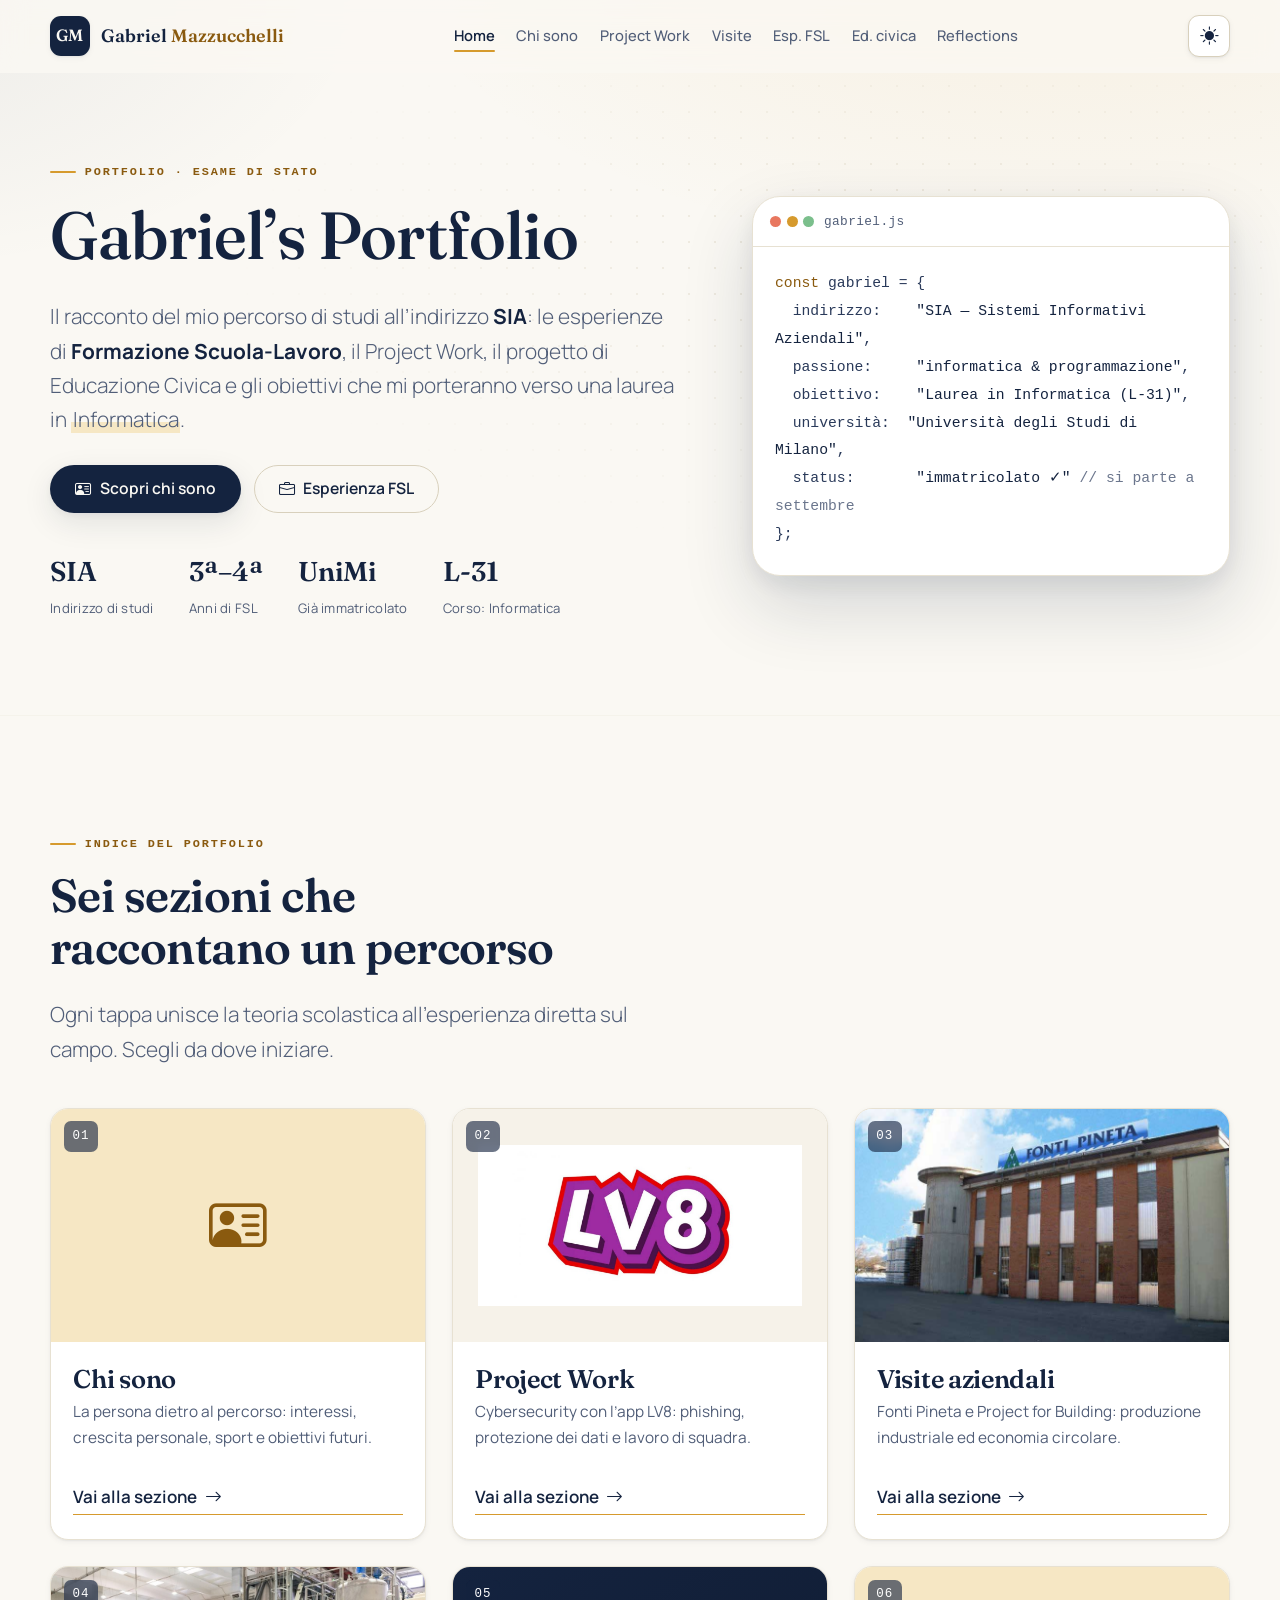
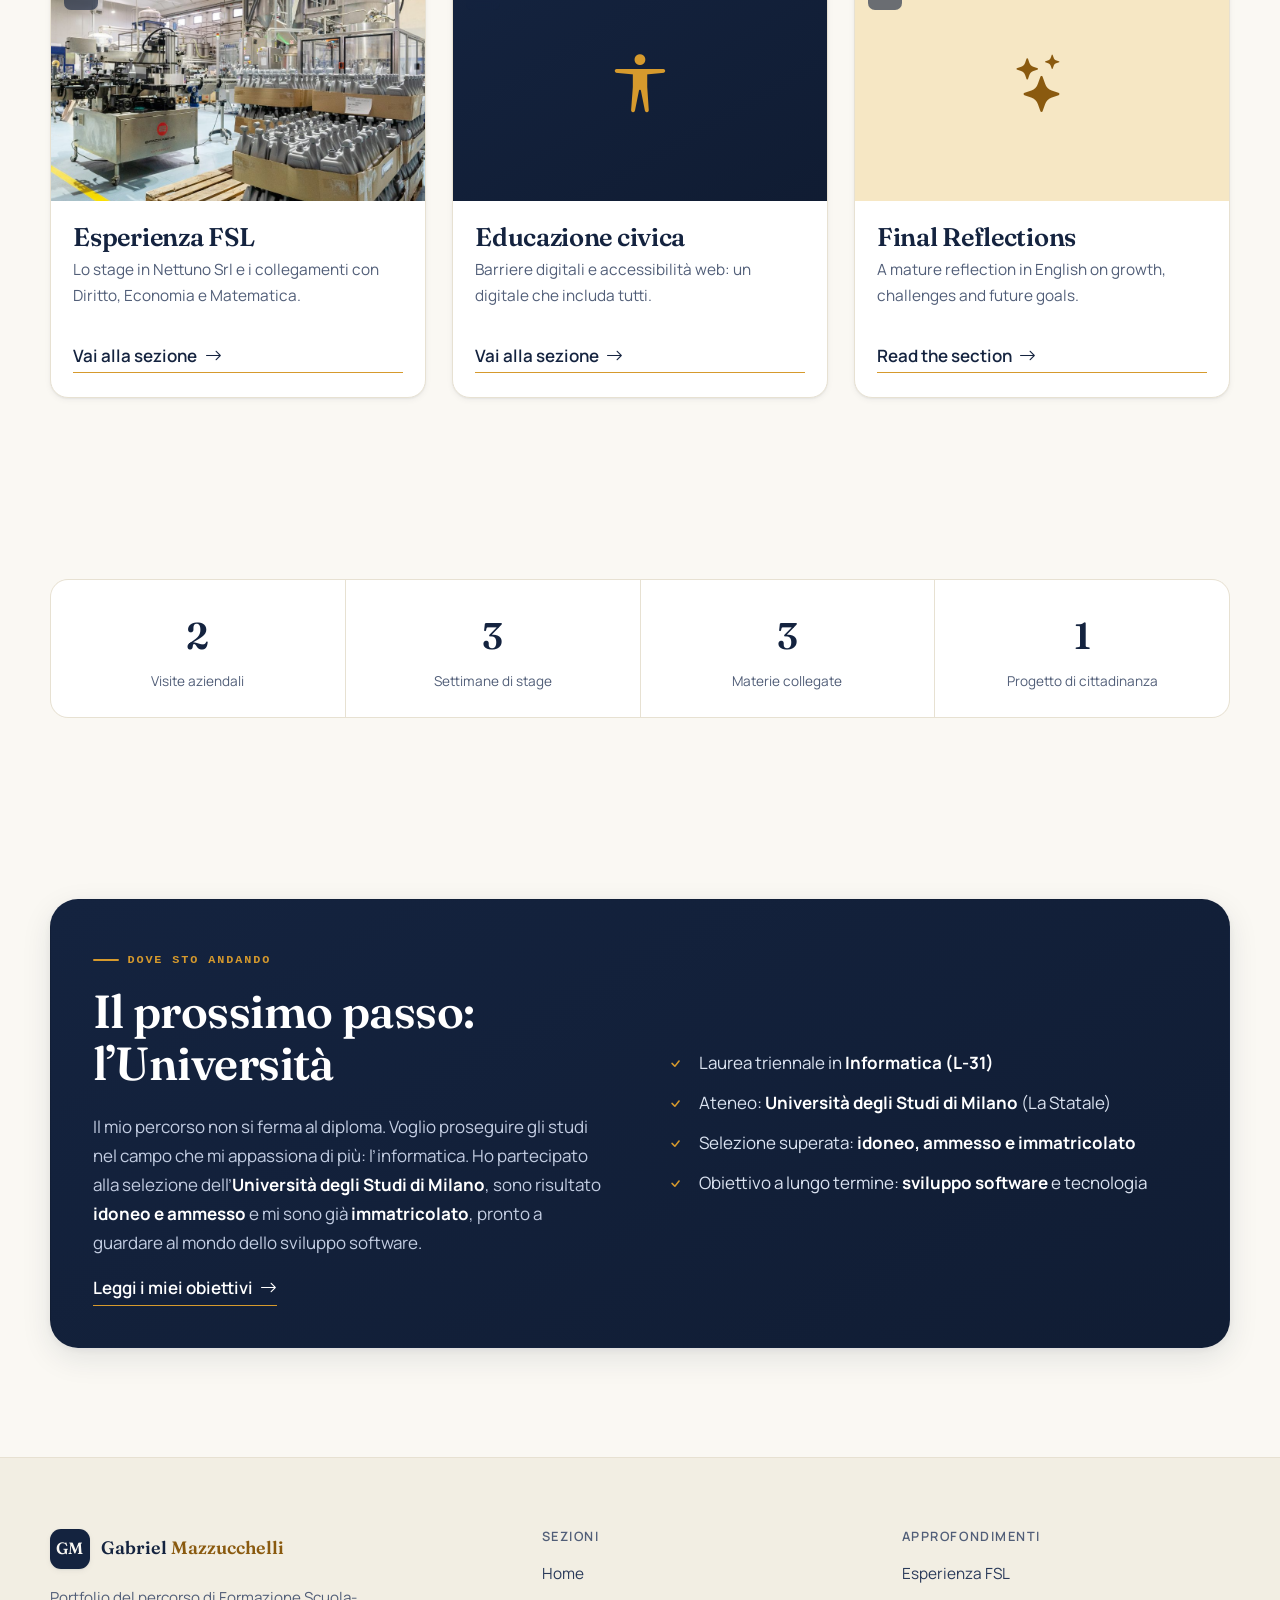
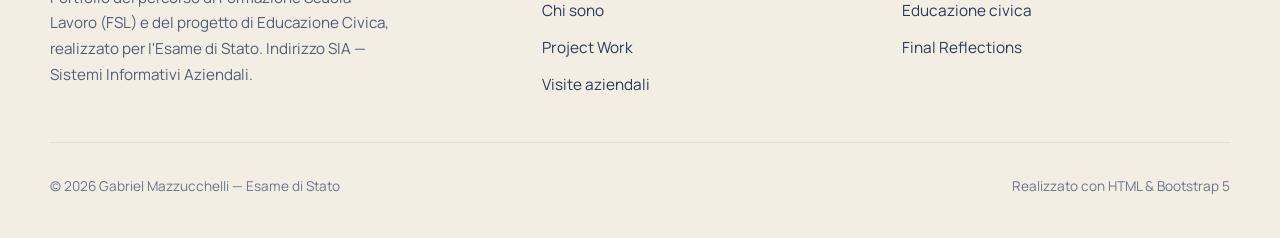
<file: index.html>
<!DOCTYPE html>
<!--
  Gabriel's Portfolio — pagina: Home
  Sito statico (HTML + CSS + Bootstrap 5) realizzato per l'Esame di Stato.
  Fogli condivisi: css/styles.css (stile e temi) e js/main.js (interazioni).
  Autore: Gabriel Mazzucchelli.
-->
<html lang="it" data-theme="light">
<head>
  <meta charset="UTF-8">
  <meta name="viewport" content="width=device-width, initial-scale=1">
  <title>Gabriel's Portfolio — Formazione Scuola-Lavoro ed Esame di Stato</title>
  <meta name="description" content="Portfolio personale di Gabriel Mazzucchelli, studente dell'indirizzo SIA: Project Work, visite aziendali, stage in Nettuno Srl, Educazione Civica sulle barriere digitali e obiettivi futuri in Informatica.">
  <meta name="author" content="Gabriel Mazzucchelli">
  <meta name="theme-color" content="#14233F">
  <meta property="og:type" content="website">
  <meta property="og:title" content="Gabriel's Portfolio — Formazione Scuola-Lavoro ed Esame di Stato">
  <meta property="og:description" content="Portfolio personale di Gabriel Mazzucchelli, studente dell'indirizzo SIA: Project Work, visite aziendali, stage in Nettuno Srl, Educazione Civica sulle barriere digitali e obiettivi futuri in Informatica.">
  <meta property="og:locale" content="it_IT">
  <link rel="icon" href="img/favicon.svg" type="image/svg+xml">
  <!-- Script "anti-lampo": imposta subito il tema (chiaro/scuro) leggendo
       la preferenza salvata in localStorage o quella di sistema, PRIMA che
       la pagina venga disegnata, così si evita il lampo di colore al
       caricamento. Aggiunge anche la classe "js" (usata dal CSS per le animazioni). -->
  <script>(function(){try{var t=localStorage.getItem('gp-theme');if(!t){t=matchMedia('(prefers-color-scheme: dark)').matches?'dark':'light';}document.documentElement.setAttribute('data-theme',t);}catch(e){}document.documentElement.classList.add('js');})();</script>
  <link rel="preconnect" href="https://fonts.googleapis.com">
  <link rel="preconnect" href="https://fonts.gstatic.com" crossorigin>
  <link href="https://fonts.googleapis.com/css2?family=Fraunces:opsz,wght@9..144,400..700&family=Manrope:wght@400..800&display=swap" rel="stylesheet">
  <link href="https://cdn.jsdelivr.net/npm/bootstrap@5.3.3/dist/css/bootstrap.min.css" rel="stylesheet">
  <link href="https://cdn.jsdelivr.net/npm/bootstrap-icons@1.11.3/font/bootstrap-icons.min.css" rel="stylesheet">
  <link href="css/styles.css" rel="stylesheet">
</head>
<body>
  <a class="skip-link" href="#main">Salta al contenuto principale</a>
  <!-- NAVBAR condivisa fra tutte le pagine: logo, link alle sezioni,
       bottone del tema e menu per mobile. aria-current="page" marca la
       pagina attiva; lo "skip-link" qui sopra serve a saltare al contenuto
       usando la tastiera (accessibilità). -->
  <header class="site-nav">
    <nav class="nav-inner" aria-label="Navigazione principale">
      <a class="brand" href="index.html" aria-label="Gabriel Mazzucchelli — Home">
        <span class="brand-mark">GM</span>
        <span class="brand-name">Gabriel <span class="sur">Mazzucchelli</span></span>
      </a>
      <div class="nav-collapse" id="navMenu">
        <ul class="nav-links">
          <li><a href="index.html" class="active" aria-current="page">Home</a></li>
          <li><a href="chi-sono.html">Chi sono</a></li>
          <li><a href="project-work.html">Project Work</a></li>
          <li><a href="visite-aziendali.html">Visite</a></li>
          <li><a href="esperienza-fsl.html">Esp. FSL</a></li>
          <li><a href="educazione-civica.html">Ed. civica</a></li>
          <li><a href="final-reflections.html">Reflections</a></li>
        </ul>
      </div>
      <div class="nav-actions">
        <button class="theme-toggle" type="button" aria-label="Attiva il tema scuro">
          <i class="bi bi-sun-fill" aria-hidden="true"></i><i class="bi bi-moon-stars-fill" aria-hidden="true"></i>
        </button>
        <button class="nav-toggler" type="button" aria-label="Apri il menu di navigazione" aria-expanded="false" aria-controls="navMenu">
          <i class="bi bi-list" aria-hidden="true"></i>
        </button>
      </div>
    </nav>
  </header>
  <main id="main">
    <!-- HERO -->
    <section class="hero">
      <div class="dot-grid" aria-hidden="true"></div>
      <div class="wrap">
        <div class="hero-grid">
          <div>
            <p class="eyebrow anim" data-delay="1">Portfolio &middot; Esame di Stato</p>
            <h1 class="anim" data-delay="2">Gabriel&rsquo;s Portfolio</h1>
            <p class="lead anim" data-delay="3">
              Il racconto del mio percorso di studi all&rsquo;indirizzo <strong>SIA</strong>: le esperienze di
              <strong>Formazione Scuola-Lavoro</strong>, il Project Work, il progetto di Educazione Civica e gli
              obiettivi che mi porteranno verso una laurea in <span class="underline-accent">Informatica</span>.
            </p>
            <div class="hero-actions anim" data-delay="4">
              <a class="btn btn-ink" href="chi-sono.html"><i class="bi bi-person-vcard" aria-hidden="true"></i> Scopri chi sono</a>
              <a class="btn btn-ghost" href="esperienza-fsl.html"><i class="bi bi-briefcase" aria-hidden="true"></i> Esperienza FSL</a>
            </div>
            <div class="hero-meta anim" data-delay="5">
              <div class="stat"><b>SIA</b><span>Indirizzo di studi</span></div>
              <div class="stat"><b>3&ordf;&ndash;4&ordf;</b><span>Anni di FSL</span></div>
              <div class="stat"><b>UniMi</b><span>Gi&agrave; immatricolato</span></div>
              <div class="stat"><b>L&#8209;31</b><span>Corso: Informatica</span></div>
            </div>
          </div>

          <div class="hero-card anim" data-delay="3" aria-hidden="true">
            <div class="hc-top">
              <span class="hc-dots"><i></i><i></i><i></i></span>
              <span>gabriel.js</span>
            </div>
            <div class="hc-body">
              <pre class="code-line" style="margin:0;white-space:pre-wrap;"><span class="c-key">const</span> gabriel = {
  indirizzo:    <span class="c-str">"SIA — Sistemi Informativi Aziendali"</span>,
  passione:     <span class="c-str">"informatica &amp; programmazione"</span>,
  obiettivo:    <span class="c-str">"Laurea in Informatica (L-31)"</span>,
  universit&agrave;:  <span class="c-str">"Università degli Studi di Milano"</span>,
  status:       <span class="c-str">"immatricolato ✓"</span> <span class="c-com">// si parte a settembre</span>
};</pre>
            </div>
          </div>
        </div>
      </div>
    </section>

    <hr class="divider">

    <!-- SECTIONS PREVIEW -->
    <section class="section">
      <div class="wrap">
        <div class="section-head reveal">
          <p class="eyebrow">Indice del portfolio</p>
          <h2 class="text-balance">Sei sezioni che raccontano un percorso</h2>
          <p class="lead">Ogni tappa unisce la teoria scolastica all&rsquo;esperienza diretta sul campo. Scegli da dove iniziare.</p>
        </div>

        <div class="card-grid cols-3">
          <a class="card card-lift nav-card reveal" data-delay="1" href="chi-sono.html">
            <div class="nc-media tile"><i class="bi bi-person-vcard" aria-hidden="true"></i><span class="nc-num">01</span></div>
            <div class="nc-body">
              <h3>Chi sono</h3>
              <p>La persona dietro al percorso: interessi, crescita personale, sport e obiettivi futuri.</p>
              <span class="nc-foot link-arrow">Vai alla sezione <i class="bi bi-arrow-right" aria-hidden="true"></i></span>
            </div>
          </a>

          <a class="card card-lift nav-card reveal" data-delay="2" href="project-work.html">
            <div class="nc-media contain"><img src="img/lv8.jpg" alt="Logo dell'app LV8" loading="lazy"><span class="nc-num">02</span></div>
            <div class="nc-body">
              <h3>Project Work</h3>
              <p>Cybersecurity con l&rsquo;app LV8: phishing, protezione dei dati e lavoro di squadra.</p>
              <span class="nc-foot link-arrow">Vai alla sezione <i class="bi bi-arrow-right" aria-hidden="true"></i></span>
            </div>
          </a>

          <a class="card card-lift nav-card reveal" data-delay="3" href="visite-aziendali.html">
            <div class="nc-media"><img src="img/stabilimento-pineta.jpg" alt="Stabilimento Fonti Pineta" loading="lazy"><span class="nc-num">03</span></div>
            <div class="nc-body">
              <h3>Visite aziendali</h3>
              <p>Fonti Pineta e Project for Building: produzione industriale ed economia circolare.</p>
              <span class="nc-foot link-arrow">Vai alla sezione <i class="bi bi-arrow-right" aria-hidden="true"></i></span>
            </div>
          </a>

          <a class="card card-lift nav-card reveal" data-delay="1" href="esperienza-fsl.html">
            <div class="nc-media"><img src="img/produzione.jpg" alt="Linea di produzione della Nettuno Srl" loading="lazy"><span class="nc-num">04</span></div>
            <div class="nc-body">
              <h3>Esperienza FSL</h3>
              <p>Lo stage in Nettuno Srl e i collegamenti con Diritto, Economia e Matematica.</p>
              <span class="nc-foot link-arrow">Vai alla sezione <i class="bi bi-arrow-right" aria-hidden="true"></i></span>
            </div>
          </a>

          <a class="card card-lift nav-card reveal" data-delay="2" href="educazione-civica.html">
            <div class="nc-media tile ink"><i class="bi bi-universal-access" aria-hidden="true"></i><span class="nc-num">05</span></div>
            <div class="nc-body">
              <h3>Educazione civica</h3>
              <p>Barriere digitali e accessibilit&agrave; web: un digitale che includa tutti.</p>
              <span class="nc-foot link-arrow">Vai alla sezione <i class="bi bi-arrow-right" aria-hidden="true"></i></span>
            </div>
          </a>

          <a class="card card-lift nav-card reveal" data-delay="3" href="final-reflections.html">
            <div class="nc-media tile"><i class="bi bi-stars" aria-hidden="true"></i><span class="nc-num">06</span></div>
            <div class="nc-body">
              <h3>Final Reflections</h3>
              <p>A mature reflection in English on growth, challenges and future goals.</p>
              <span class="nc-foot link-arrow">Read the section <i class="bi bi-arrow-right" aria-hidden="true"></i></span>
            </div>
          </a>
        </div>
      </div>
    </section>

    <!-- HIGHLIGHTS -->
    <section class="section--tight">
      <div class="wrap">
        <div class="stat-strip reveal">
          <div class="cell"><b>2</b><span>Visite aziendali</span></div>
          <div class="cell"><b>3</b><span>Settimane di stage</span></div>
          <div class="cell"><b>3</b><span>Materie collegate</span></div>
          <div class="cell"><b>1</b><span>Progetto di cittadinanza</span></div>
        </div>
      </div>
    </section>

    <!-- FUTURE GOALS -->
    <section class="section">
      <div class="wrap">
        <div class="panel panel--ink reveal">
          <div class="split" style="align-items:center;">
            <div>
              <p class="eyebrow" style="color:var(--accent);">Dove sto andando</p>
              <h2>Il prossimo passo: l&rsquo;Universit&agrave;</h2>
              <p>
                Il mio percorso non si ferma al diploma. Voglio proseguire gli studi nel campo che mi
                appassiona di pi&ugrave;: l&rsquo;informatica. Ho partecipato alla selezione dell&rsquo;<strong>Universit&agrave;
                degli Studi di Milano</strong>, sono risultato <strong>idoneo e ammesso</strong> e mi sono gi&agrave;
                <strong>immatricolato</strong>, pronto a guardare al mondo dello sviluppo software.
              </p>
              <a class="link-arrow" href="chi-sono.html">Leggi i miei obiettivi <i class="bi bi-arrow-right" aria-hidden="true"></i></a>
            </div>
            <div>
              <ul class="check-list">
                <li>Laurea triennale in <strong>Informatica (L&#8209;31)</strong></li>
                <li>Ateneo: <strong>Universit&agrave; degli Studi di Milano</strong> (La Statale)</li>
                <li>Selezione superata: <strong>idoneo, ammesso e immatricolato</strong></li>
                <li>Obiettivo a lungo termine: <strong>sviluppo software</strong> e tecnologia</li>
              </ul>
            </div>
          </div>
        </div>
      </div>
    </section>

  </main>
  <!-- FOOTER condiviso: presentazione, mappa delle sezioni e riga finale.
       L'anno del copyright (data-year) viene inserito dal JavaScript. -->
  <footer class="site-footer">
    <div class="wrap">
      <div class="footer-grid">
        <div class="footer-about">
          <a class="brand" href="index.html" aria-label="Gabriel Mazzucchelli — Home">
            <span class="brand-mark">GM</span>
            <span class="brand-name">Gabriel <span>Mazzucchelli</span></span>
          </a>
          <p>Portfolio del percorso di Formazione Scuola-Lavoro (FSL) e del progetto di Educazione Civica, realizzato per l'Esame di Stato. Indirizzo SIA — Sistemi Informativi Aziendali.</p>
        </div>
        <div>
          <h4>Sezioni</h4>
          <ul class="footer-links">
          <li><a href="index.html">Home</a></li>
          <li><a href="chi-sono.html">Chi sono</a></li>
          <li><a href="project-work.html">Project Work</a></li>
          <li><a href="visite-aziendali.html">Visite aziendali</a></li>
          </ul>
        </div>
        <div>
          <h4>Approfondimenti</h4>
          <ul class="footer-links">
          <li><a href="esperienza-fsl.html">Esperienza FSL</a></li>
          <li><a href="educazione-civica.html">Educazione civica</a></li>
          <li><a href="final-reflections.html">Final Reflections</a></li>
          </ul>
        </div>
      </div>
      <div class="footer-bottom">
        <span>&copy; <span data-year>2025</span> Gabriel Mazzucchelli — Esame di Stato</span>
        <span>Realizzato con HTML &amp; Bootstrap 5</span>
      </div>
    </div>
  </footer>
  <script src="https://cdn.jsdelivr.net/npm/bootstrap@5.3.3/dist/js/bootstrap.bundle.min.js"></script>
  <script src="js/main.js"></script>
</body>
</html>
</file>
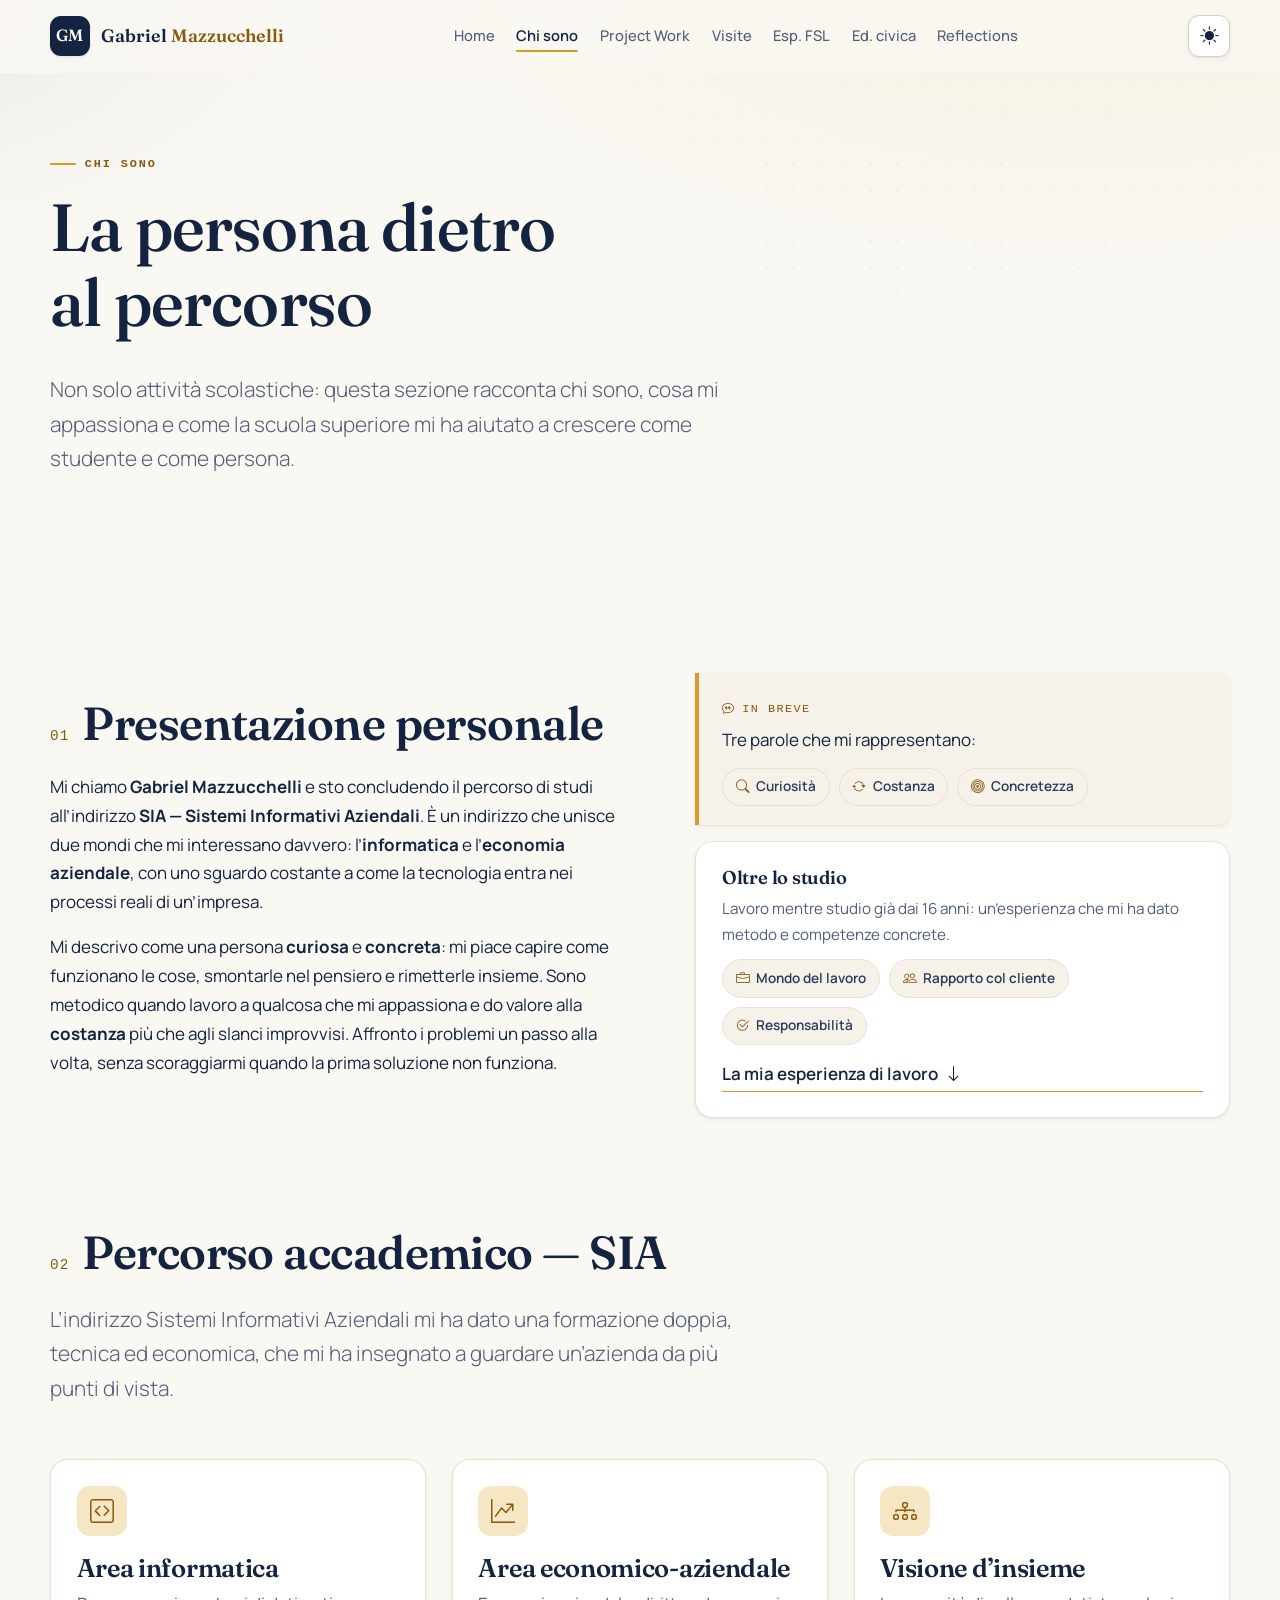
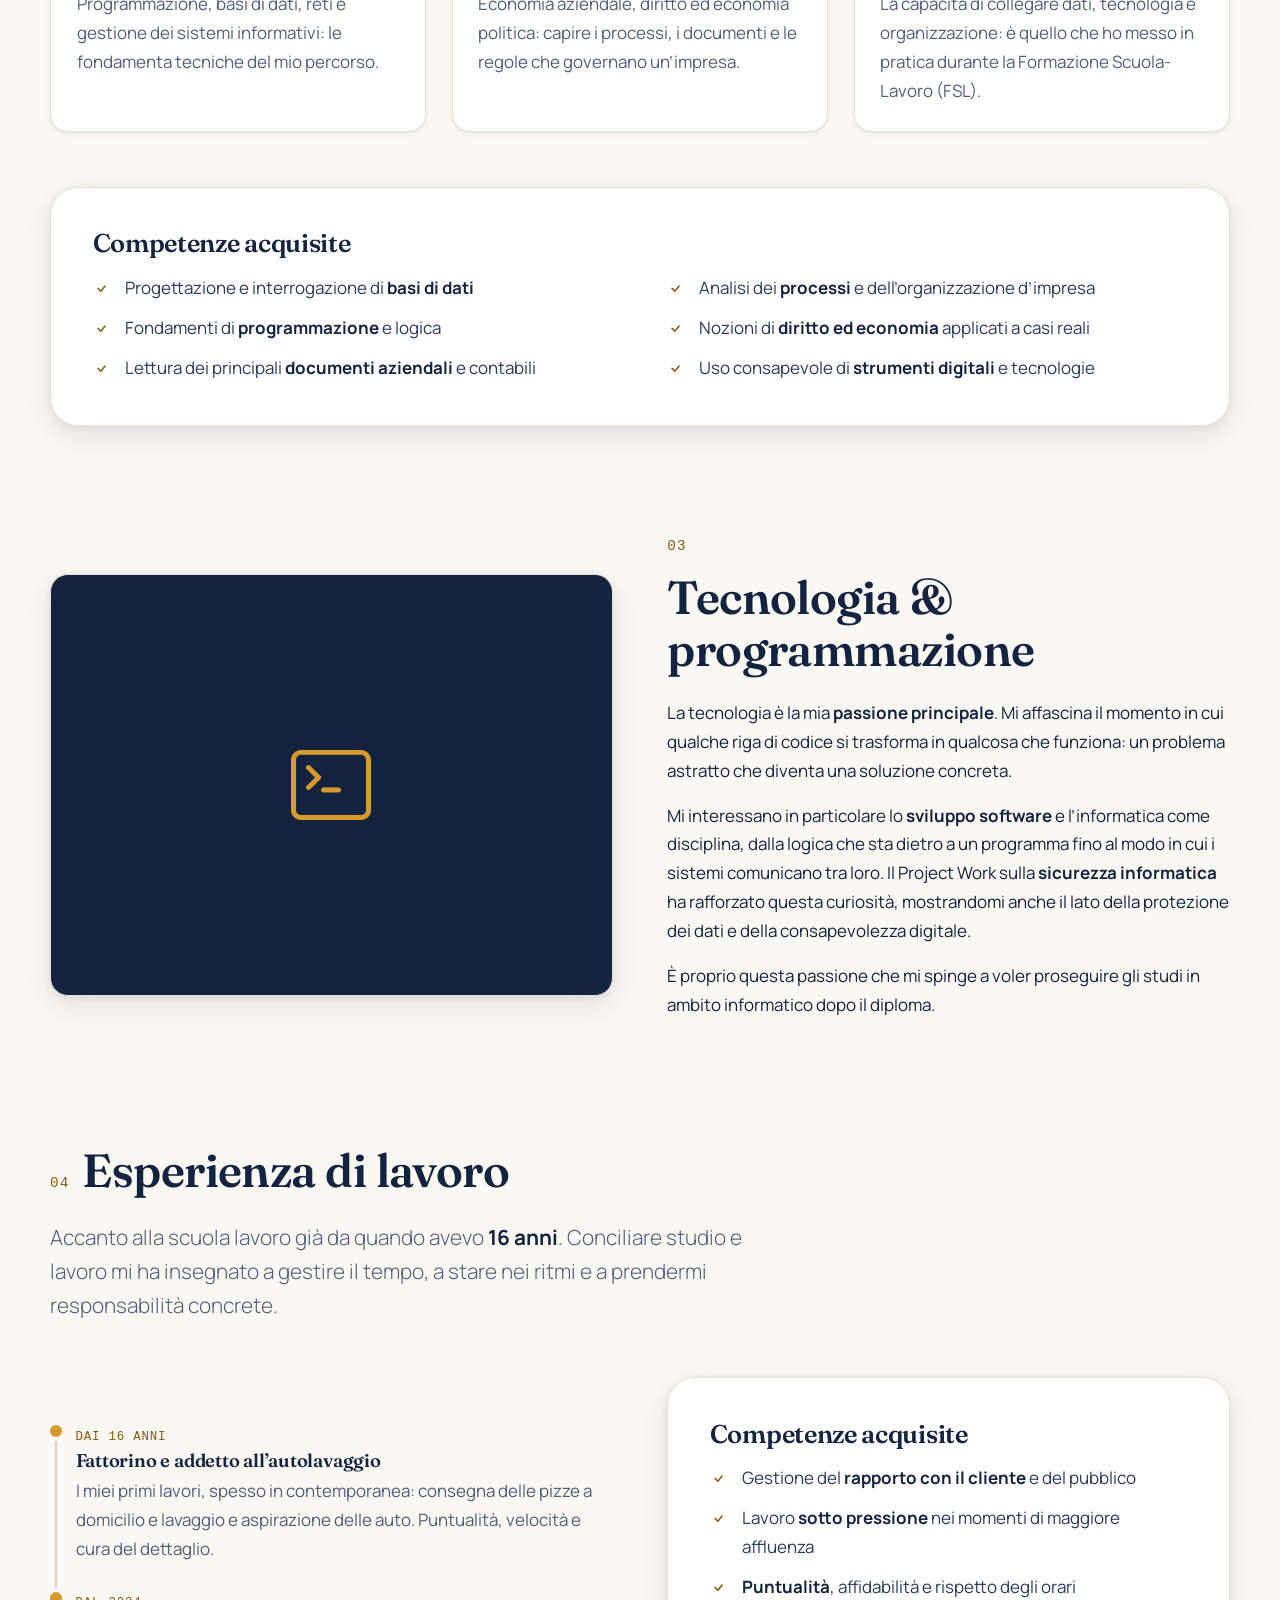
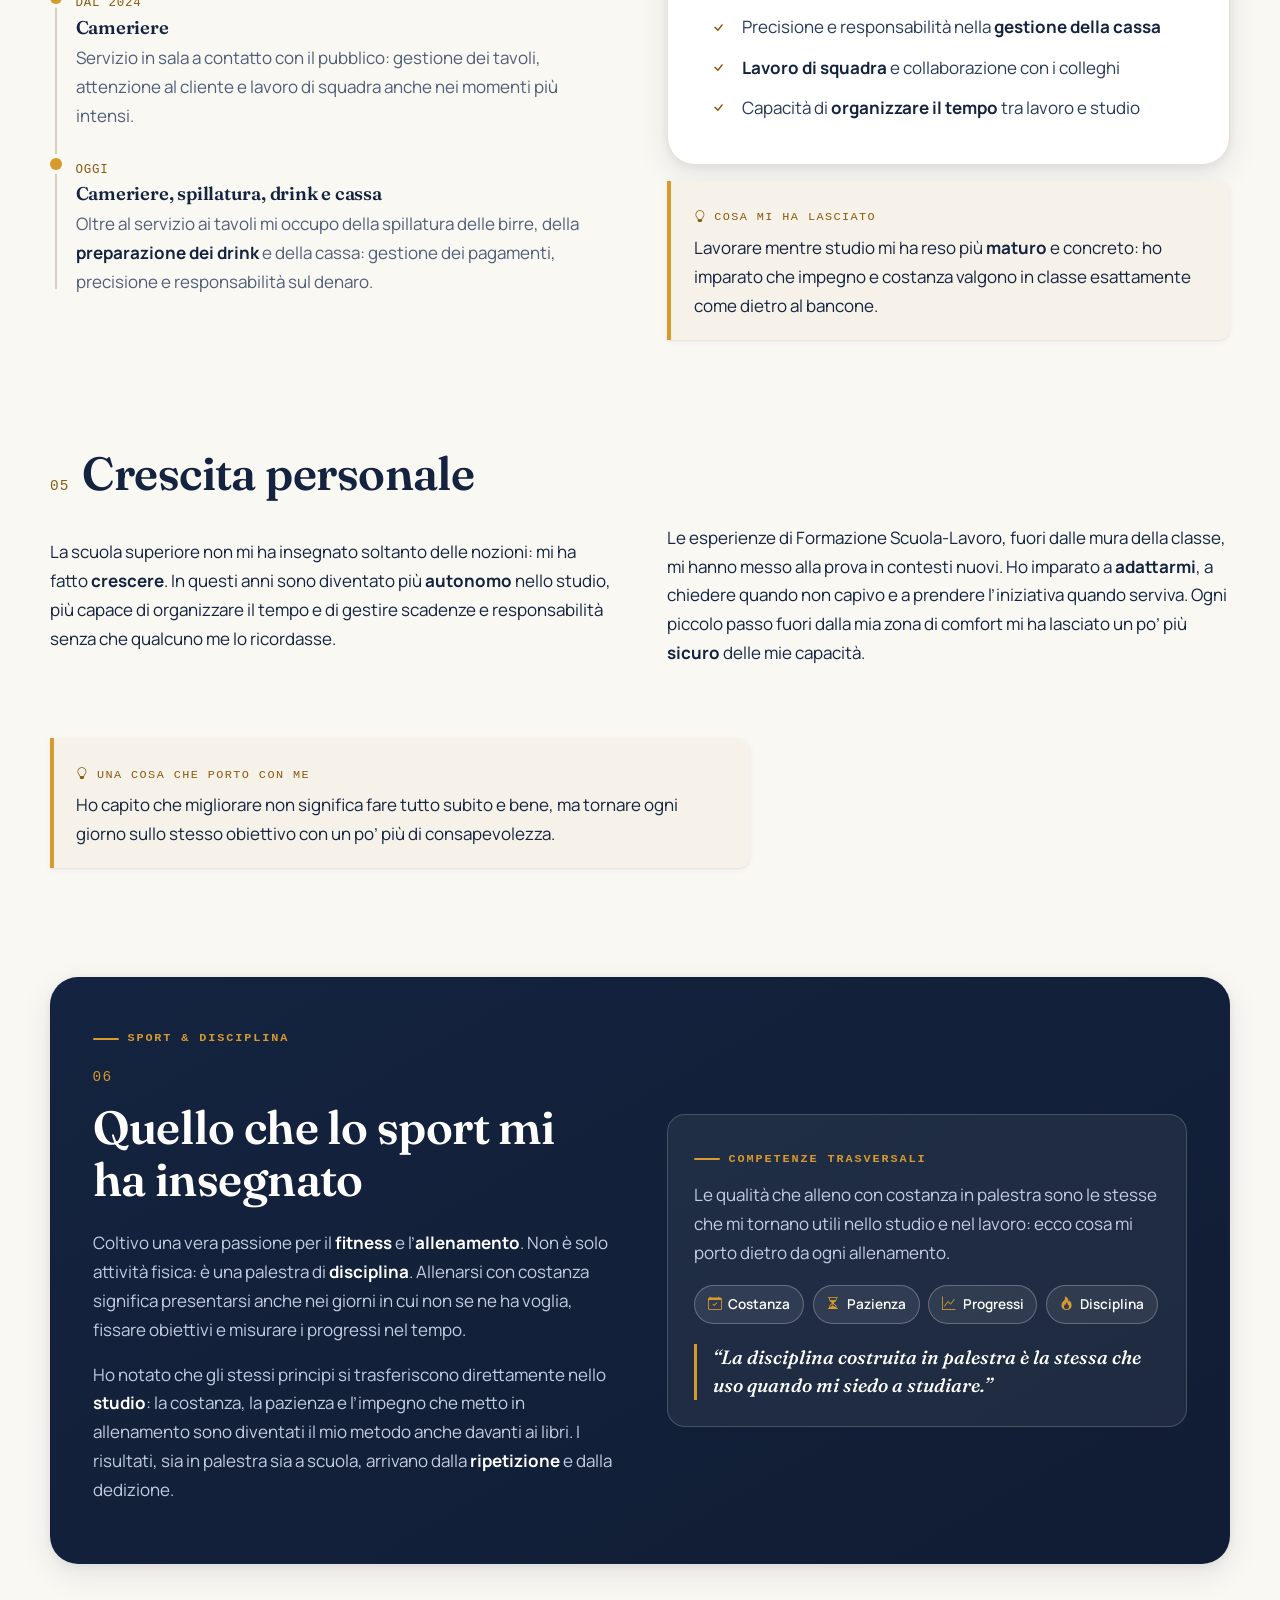
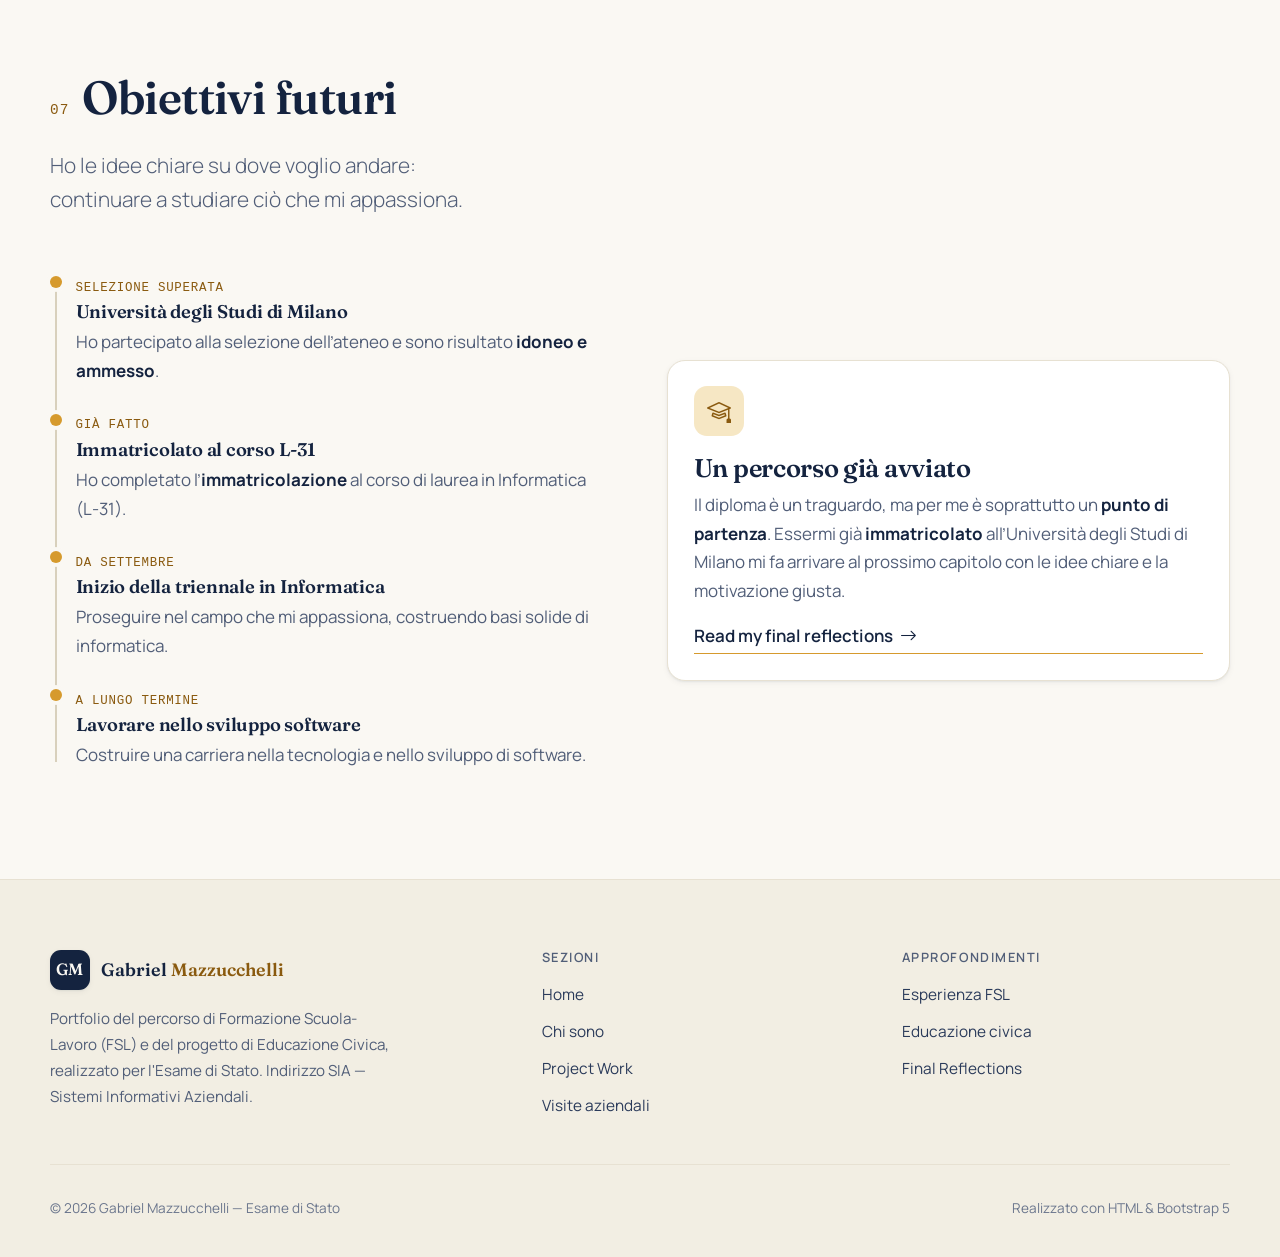
<file: chi-sono.html>
<!DOCTYPE html>
<!--
  Gabriel's Portfolio — pagina: Chi sono
  Sito statico (HTML + CSS + Bootstrap 5) realizzato per l'Esame di Stato.
  Fogli condivisi: css/styles.css (stile e temi) e js/main.js (interazioni).
  Autore: Gabriel Mazzucchelli.
-->
<html lang="it" data-theme="light">
<head>
  <meta charset="UTF-8">
  <meta name="viewport" content="width=device-width, initial-scale=1">
  <title>Chi sono — Gabriel's Portfolio</title>
  <meta name="description" content="Gabriel Mazzucchelli si presenta: chi è, il percorso all'indirizzo SIA, l'esperienza di lavoro e le competenze acquisite, la passione per la tecnologia, lo sport e gli obiettivi futuri in Informatica (L-31) all'Università degli Studi di Milano.">
  <meta name="author" content="Gabriel Mazzucchelli">
  <meta name="theme-color" content="#14233F">
  <meta property="og:type" content="website">
  <meta property="og:title" content="Chi sono — Gabriel's Portfolio">
  <meta property="og:description" content="Gabriel Mazzucchelli si presenta: chi è, il percorso all'indirizzo SIA, l'esperienza di lavoro e le competenze acquisite, la passione per la tecnologia, lo sport e gli obiettivi futuri in Informatica (L-31) all'Università degli Studi di Milano.">
  <meta property="og:locale" content="it_IT">
  <link rel="icon" href="img/favicon.svg" type="image/svg+xml">
  <!-- Script "anti-lampo": imposta subito il tema (chiaro/scuro) leggendo
       la preferenza salvata in localStorage o quella di sistema, PRIMA che
       la pagina venga disegnata, così si evita il lampo di colore al
       caricamento. Aggiunge anche la classe "js" (usata dal CSS per le animazioni). -->
  <script>(function(){try{var t=localStorage.getItem('gp-theme');if(!t){t=matchMedia('(prefers-color-scheme: dark)').matches?'dark':'light';}document.documentElement.setAttribute('data-theme',t);}catch(e){}document.documentElement.classList.add('js');})();</script>
  <link rel="preconnect" href="https://fonts.googleapis.com">
  <link rel="preconnect" href="https://fonts.gstatic.com" crossorigin>
  <link href="https://fonts.googleapis.com/css2?family=Fraunces:opsz,wght@9..144,400..700&family=Manrope:wght@400..800&display=swap" rel="stylesheet">
  <link href="https://cdn.jsdelivr.net/npm/bootstrap@5.3.3/dist/css/bootstrap.min.css" rel="stylesheet">
  <link href="https://cdn.jsdelivr.net/npm/bootstrap-icons@1.11.3/font/bootstrap-icons.min.css" rel="stylesheet">
  <link href="css/styles.css" rel="stylesheet">
</head>
<body>
  <a class="skip-link" href="#main">Salta al contenuto principale</a>
  <!-- NAVBAR condivisa fra tutte le pagine: logo, link alle sezioni,
       bottone del tema e menu per mobile. aria-current="page" marca la
       pagina attiva; lo "skip-link" qui sopra serve a saltare al contenuto
       usando la tastiera (accessibilità). -->
  <header class="site-nav">
    <nav class="nav-inner" aria-label="Navigazione principale">
      <a class="brand" href="index.html" aria-label="Gabriel Mazzucchelli — Home">
        <span class="brand-mark">GM</span>
        <span class="brand-name">Gabriel <span class="sur">Mazzucchelli</span></span>
      </a>
      <div class="nav-collapse" id="navMenu">
        <ul class="nav-links">
          <li><a href="index.html">Home</a></li>
          <li><a href="chi-sono.html" class="active" aria-current="page">Chi sono</a></li>
          <li><a href="project-work.html">Project Work</a></li>
          <li><a href="visite-aziendali.html">Visite</a></li>
          <li><a href="esperienza-fsl.html">Esp. FSL</a></li>
          <li><a href="educazione-civica.html">Ed. civica</a></li>
          <li><a href="final-reflections.html">Reflections</a></li>
        </ul>
      </div>
      <div class="nav-actions">
        <button class="theme-toggle" type="button" aria-label="Attiva il tema scuro">
          <i class="bi bi-sun-fill" aria-hidden="true"></i><i class="bi bi-moon-stars-fill" aria-hidden="true"></i>
        </button>
        <button class="nav-toggler" type="button" aria-label="Apri il menu di navigazione" aria-expanded="false" aria-controls="navMenu">
          <i class="bi bi-list" aria-hidden="true"></i>
        </button>
      </div>
    </nav>
  </header>
  <main id="main">
    <!-- PAGE HEADER -->
    <section class="section--tight">
      <div class="wrap">
        <div class="dot-grid" aria-hidden="true" style="opacity:.35;"></div>
        <p class="eyebrow reveal">Chi sono</p>
        <h1 class="reveal text-balance" data-delay="1" style="max-width:18ch;">La persona dietro al percorso</h1>
        <p class="lead reveal mw-60" data-delay="2">
          Non solo attività scolastiche: questa sezione racconta chi sono, cosa mi appassiona e
          come la scuola superiore mi ha aiutato a crescere come studente e come persona.
        </p>
      </div>
    </section>

    <hr class="divider">

    <!-- 01 PRESENTAZIONE -->
    <section class="section">
      <div class="wrap">
        <div class="split split--narrow-media">
          <div>
            <div class="h-with-num reveal"><span class="num">01</span><h2>Presentazione personale</h2></div>
            <p class="reveal" data-delay="1">
              Mi chiamo <strong>Gabriel Mazzucchelli</strong> e sto concludendo il percorso di studi
              all&rsquo;indirizzo <strong>SIA — Sistemi Informativi Aziendali</strong>. È un indirizzo che
              unisce due mondi che mi interessano davvero: l&rsquo;<strong>informatica</strong> e l&rsquo;<strong>economia
              aziendale</strong>, con uno sguardo costante a come la tecnologia entra nei processi reali di un&rsquo;impresa.
            </p>
            <p class="reveal" data-delay="1">
              Mi descrivo come una persona <strong>curiosa</strong> e <strong>concreta</strong>: mi piace capire
              come funzionano le cose, smontarle nel pensiero e rimetterle insieme. Sono metodico quando lavoro a
              qualcosa che mi appassiona e do valore alla <strong>costanza</strong> più che agli slanci improvvisi.
              Affronto i problemi un passo alla volta, senza scoraggiarmi quando la prima soluzione non funziona.
            </p>
          </div>
          <div class="reveal" data-delay="2">
            <div class="callout">
              <span class="co-label"><i class="bi bi-chat-quote" aria-hidden="true"></i> In breve</span>
              <p style="margin-bottom:.8rem;">Tre parole che mi rappresentano:</p>
              <div class="tag-row">
                <span class="tag"><i class="bi bi-search" aria-hidden="true"></i> Curiosità</span>
                <span class="tag"><i class="bi bi-arrow-repeat" aria-hidden="true"></i> Costanza</span>
                <span class="tag"><i class="bi bi-bullseye" aria-hidden="true"></i> Concretezza</span>
              </div>
            </div>
            <!-- Card "Oltre lo studio": rimanda all'esperienza di lavoro (sezione 04) -->
            <div class="card" style="margin-top:1rem;">
              <h3 style="font-size:1.15rem;">Oltre lo studio</h3>
              <p class="muted" style="font-size:.95rem;margin-bottom:.7rem;">Lavoro mentre studio gi&agrave; dai 16 anni: un&rsquo;esperienza che mi ha dato metodo e competenze concrete.</p>
              <div class="tag-row">
                <span class="tag"><i class="bi bi-briefcase" aria-hidden="true"></i> Mondo del lavoro</span>
                <span class="tag"><i class="bi bi-people" aria-hidden="true"></i> Rapporto col cliente</span>
                <span class="tag"><i class="bi bi-check2-circle" aria-hidden="true"></i> Responsabilit&agrave;</span>
              </div>
              <a class="link-arrow" href="#lavoro" style="margin-top:.9rem;">La mia esperienza di lavoro <i class="bi bi-arrow-down" aria-hidden="true"></i></a>
            </div>
          </div>
        </div>
      </div>
    </section>

    <!-- 02 PERCORSO ACCADEMICO -->
    <section class="section" style="padding-top:0;">
      <div class="wrap">
        <div class="h-with-num reveal"><span class="num">02</span><h2>Percorso accademico — SIA</h2></div>
        <p class="lead reveal mw-60" data-delay="1">
          L&rsquo;indirizzo Sistemi Informativi Aziendali mi ha dato una formazione doppia, tecnica ed economica,
          che mi ha insegnato a guardare un&rsquo;azienda da più punti di vista.
        </p>
        <div class="card-grid cols-3 mt-section">
          <div class="card card-lift reveal" data-delay="1">
            <div class="card-ico"><i class="bi bi-code-square" aria-hidden="true"></i></div>
            <h3>Area informatica</h3>
            <p>Programmazione, basi di dati, reti e gestione dei sistemi informativi: le fondamenta tecniche del mio percorso.</p>
          </div>
          <div class="card card-lift reveal" data-delay="2">
            <div class="card-ico"><i class="bi bi-graph-up-arrow" aria-hidden="true"></i></div>
            <h3>Area economico&#8209;aziendale</h3>
            <p>Economia aziendale, diritto ed economia politica: capire i processi, i documenti e le regole che governano un&rsquo;impresa.</p>
          </div>
          <div class="card card-lift reveal" data-delay="3">
            <div class="card-ico"><i class="bi bi-diagram-3" aria-hidden="true"></i></div>
            <h3>Visione d&rsquo;insieme</h3>
            <p>La capacità di collegare dati, tecnologia e organizzazione: è quello che ho messo in pratica durante la Formazione Scuola-Lavoro (FSL).</p>
          </div>
        </div>

        <div class="panel reveal mt-section">
          <h3 style="margin-bottom:1rem;">Competenze acquisite</h3>
          <div class="split">
            <ul class="check-list">
              <li>Progettazione e interrogazione di <strong>basi di dati</strong></li>
              <li>Fondamenti di <strong>programmazione</strong> e logica</li>
              <li>Lettura dei principali <strong>documenti aziendali</strong> e contabili</li>
            </ul>
            <ul class="check-list">
              <li>Analisi dei <strong>processi</strong> e dell&rsquo;organizzazione d&rsquo;impresa</li>
              <li>Nozioni di <strong>diritto ed economia</strong> applicati a casi reali</li>
              <li>Uso consapevole di <strong>strumenti digitali</strong> e tecnologie</li>
            </ul>
          </div>
        </div>
      </div>
    </section>

    <!-- 03 TECNOLOGIA E PROGRAMMAZIONE -->
    <section class="section" style="padding-top:0;">
      <div class="wrap">
        <div class="split">
          <div class="reveal">
            <div class="media-frame" style="background:var(--ink);aspect-ratio:4/3;display:grid;place-items:center;">
              <i class="bi bi-terminal" aria-hidden="true" style="font-size:5rem;color:var(--accent);"></i>
            </div>
          </div>
          <div>
            <div class="h-with-num reveal"><span class="num">03</span><h2>Tecnologia &amp; programmazione</h2></div>
            <p class="reveal" data-delay="1">
              La tecnologia è la mia <strong>passione principale</strong>. Mi affascina il momento in cui qualche riga
              di codice si trasforma in qualcosa che funziona: un problema astratto che diventa una soluzione concreta.
            </p>
            <p class="reveal" data-delay="1">
              Mi interessano in particolare lo <strong>sviluppo software</strong> e l&rsquo;informatica come disciplina,
              dalla logica che sta dietro a un programma fino al modo in cui i sistemi comunicano tra loro. Il Project Work
              sulla <strong>sicurezza informatica</strong> ha rafforzato questa curiosità, mostrandomi anche il lato della
              protezione dei dati e della consapevolezza digitale.
            </p>
            <p class="reveal" data-delay="2">
              È proprio questa passione che mi spinge a voler proseguire gli studi in ambito informatico dopo il diploma.
            </p>
          </div>
        </div>
      </div>
    </section>

    <!-- 04 ESPERIENZA DI LAVORO -->
    <section class="section" id="lavoro" style="padding-top:0;">
      <div class="wrap">
        <div class="h-with-num reveal"><span class="num">04</span><h2>Esperienza di lavoro</h2></div>
        <p class="lead reveal mw-60" data-delay="1">
          Accanto alla scuola lavoro gi&agrave; da quando avevo <strong>16 anni</strong>. Conciliare studio e lavoro mi ha
          insegnato a gestire il tempo, a stare nei ritmi e a prendermi responsabilit&agrave; concrete.
        </p>
        <div class="split mt-section">
          <!-- Linea del tempo dei lavori svolti -->
          <div class="reveal" data-delay="1">
            <div class="timeline">
              <div class="tl-item">
                <span class="tl-when">DAI 16 ANNI</span>
                <h4>Fattorino e addetto all&rsquo;autolavaggio</h4>
                <p>I miei primi lavori, spesso in contemporanea: consegna delle pizze a domicilio e lavaggio e aspirazione delle auto. Puntualit&agrave;, velocit&agrave; e cura del dettaglio.</p>
              </div>
              <div class="tl-item">
                <span class="tl-when">DAL 2024</span>
                <h4>Cameriere</h4>
                <p>Servizio in sala a contatto con il pubblico: gestione dei tavoli, attenzione al cliente e lavoro di squadra anche nei momenti pi&ugrave; intensi.</p>
              </div>
              <div class="tl-item">
                <span class="tl-when">OGGI</span>
                <h4>Cameriere, spillatura, drink e cassa</h4>
                <p>Oltre al servizio ai tavoli mi occupo della spillatura delle birre, della <strong>preparazione dei drink</strong> e della cassa: gestione dei pagamenti, precisione e responsabilit&agrave; sul denaro.</p>
              </div>
            </div>
          </div>
          <!-- Competenze trasversali maturate sul lavoro -->
          <div class="reveal" data-delay="2" style="display:grid;align-content:start;gap:1rem;">
            <div class="panel">
              <h3 style="margin-bottom:1rem;">Competenze acquisite</h3>
              <ul class="check-list">
                <li>Gestione del <strong>rapporto con il cliente</strong> e del pubblico</li>
                <li>Lavoro <strong>sotto pressione</strong> nei momenti di maggiore affluenza</li>
                <li><strong>Puntualit&agrave;</strong>, affidabilit&agrave; e rispetto degli orari</li>
                <li>Precisione e responsabilit&agrave; nella <strong>gestione della cassa</strong></li>
                <li><strong>Lavoro di squadra</strong> e collaborazione con i colleghi</li>
                <li>Capacit&agrave; di <strong>organizzare il tempo</strong> tra lavoro e studio</li>
              </ul>
            </div>
            <div class="callout">
              <span class="co-label"><i class="bi bi-lightbulb" aria-hidden="true"></i> Cosa mi ha lasciato</span>
              <p>Lavorare mentre studio mi ha reso pi&ugrave; <strong>maturo</strong> e concreto: ho imparato che impegno e costanza valgono in classe esattamente come dietro al bancone.</p>
            </div>
          </div>
        </div>
      </div>
    </section>

    <!-- 05 CRESCITA PERSONALE -->
    <section class="section" style="padding-top:0;">
      <div class="wrap">
        <div class="h-with-num reveal"><span class="num">05</span><h2>Crescita personale</h2></div>
        <div class="split reveal" data-delay="1">
          <p>
            La scuola superiore non mi ha insegnato soltanto delle nozioni: mi ha fatto <strong>crescere</strong>.
            In questi anni sono diventato più <strong>autonomo</strong> nello studio, più capace di organizzare il
            tempo e di gestire scadenze e responsabilità senza che qualcuno me lo ricordasse.
          </p>
          <p>
            Le esperienze di Formazione Scuola-Lavoro, fuori dalle mura della classe, mi hanno messo alla prova in contesti nuovi.
            Ho imparato a <strong>adattarmi</strong>, a chiedere quando non capivo e a prendere l&rsquo;iniziativa quando
            serviva. Ogni piccolo passo fuori dalla mia zona di comfort mi ha lasciato un po&rsquo; più <strong>sicuro</strong>
            delle mie capacità.
          </p>
        </div>
        <div class="callout reveal mt-section" data-delay="1" style="max-width:70ch;">
          <span class="co-label"><i class="bi bi-lightbulb" aria-hidden="true"></i> Una cosa che porto con me</span>
          <p>Ho capito che migliorare non significa fare tutto subito e bene, ma tornare ogni giorno sullo stesso obiettivo con un po&rsquo; più di consapevolezza.</p>
        </div>
      </div>
    </section>

    <!-- 06 SPORT E DISCIPLINA -->
    <section class="section" style="padding-top:0;">
      <div class="wrap">
        <div class="panel panel--ink reveal">
          <div class="split">
            <div>
              <p class="eyebrow" style="color:var(--accent);">Sport &amp; disciplina</p>
              <div class="h-with-num"><span class="num" style="color:var(--accent);">06</span><h2>Quello che lo sport mi ha insegnato</h2></div>
              <p>
                Coltivo una vera passione per il <strong>fitness</strong> e l&rsquo;<strong>allenamento</strong>. Non è solo
                attività fisica: è una palestra di <strong>disciplina</strong>. Allenarsi con costanza significa presentarsi
                anche nei giorni in cui non se ne ha voglia, fissare obiettivi e misurare i progressi nel tempo.
              </p>
              <p>
                Ho notato che gli stessi principi si trasferiscono direttamente nello <strong>studio</strong>: la costanza,
                la pazienza e l&rsquo;impegno che metto in allenamento sono diventati il mio metodo anche davanti ai libri.
                I risultati, sia in palestra sia a scuola, arrivano dalla <strong>ripetizione</strong> e dalla dedizione.
              </p>
            </div>
            <!-- Colonna destra: tutto il contenuto è raccolto in una card interna
                 traslucida (stesso stile usato negli altri pannelli scuri del sito)
                 e centrata verticalmente. Così lo spazio attorno diventa respiro
                 intenzionale attorno a un riquadro, invece di un vuoto. La breve
                 descrizione dà contesto ai tag delle "competenze trasversali". -->
            <div style="display:grid;align-content:center;">
              <div style="background:rgba(255,255,255,.06);border:1px solid rgba(255,255,255,.18);border-radius:var(--radius);padding:1.6rem;">
                <p class="eyebrow" style="color:var(--accent);margin-bottom:.7rem;">Competenze trasversali</p>
                <p style="margin-bottom:1.1rem;">Le qualità che alleno con costanza in palestra sono le stesse che mi tornano utili nello studio e nel lavoro: ecco cosa mi porto dietro da ogni allenamento.</p>
                <div class="tag-row" style="margin-bottom:1.3rem;">
                  <span class="tag" style="background:rgba(255,255,255,.08);border-color:rgba(255,255,255,.25);color:#fff;"><i class="bi bi-calendar-check" style="color:var(--accent);" aria-hidden="true"></i> Costanza</span>
                  <span class="tag" style="background:rgba(255,255,255,.08);border-color:rgba(255,255,255,.25);color:#fff;"><i class="bi bi-hourglass-split" style="color:var(--accent);" aria-hidden="true"></i> Pazienza</span>
                  <span class="tag" style="background:rgba(255,255,255,.08);border-color:rgba(255,255,255,.25);color:#fff;"><i class="bi bi-graph-up" style="color:var(--accent);" aria-hidden="true"></i> Progressi</span>
                  <span class="tag" style="background:rgba(255,255,255,.08);border-color:rgba(255,255,255,.25);color:#fff;"><i class="bi bi-fire" style="color:var(--accent);" aria-hidden="true"></i> Disciplina</span>
                </div>
                <p class="quote" style="color:#fff;font-size:1.2rem;margin:0;border-left:3px solid var(--accent);padding-left:1rem;line-height:1.45;">&ldquo;La disciplina costruita in palestra è la stessa che uso quando mi siedo a studiare.&rdquo;</p>
              </div>
            </div>
          </div>
        </div>
      </div>
    </section>

    <!-- 07 OBIETTIVI FUTURI -->
    <section class="section" style="padding-top:0;">
      <div class="wrap">
        <div class="h-with-num reveal"><span class="num">07</span><h2>Obiettivi futuri</h2></div>
        <p class="lead reveal mw-60 text-balance" data-delay="1">Ho le idee chiare su dove voglio andare: continuare a studiare ciò che mi appassiona.</p>
        <div class="split mt-section">
          <div class="reveal" data-delay="1">
            <div class="timeline">
              <div class="tl-item">
                <span class="tl-when">SELEZIONE SUPERATA</span>
                <h4>Universit&agrave; degli Studi di Milano</h4>
                <p>Ho partecipato alla selezione dell&rsquo;ateneo e sono risultato <strong>idoneo e ammesso</strong>.</p>
              </div>
              <div class="tl-item">
                <span class="tl-when">GIÀ FATTO</span>
                <h4>Immatricolato al corso L&#8209;31</h4>
                <p>Ho completato l&rsquo;<strong>immatricolazione</strong> al corso di laurea in Informatica (L&#8209;31).</p>
              </div>
              <div class="tl-item">
                <span class="tl-when">DA SETTEMBRE</span>
                <h4>Inizio della triennale in Informatica</h4>
                <p>Proseguire nel campo che mi appassiona, costruendo basi solide di informatica.</p>
              </div>
              <div class="tl-item">
                <span class="tl-when">A LUNGO TERMINE</span>
                <h4>Lavorare nello sviluppo software</h4>
                <p>Costruire una carriera nella tecnologia e nello sviluppo di software.</p>
              </div>
            </div>
          </div>
          <div class="reveal" data-delay="2" style="display:grid;align-content:center;">
            <div class="card">
              <div class="card-ico"><i class="bi bi-mortarboard" aria-hidden="true"></i></div>
              <h3>Un percorso già avviato</h3>
              <p>
                Il diploma è un traguardo, ma per me è soprattutto un <strong>punto di partenza</strong>. Essermi gi&agrave;
                <strong>immatricolato</strong> all&rsquo;Università degli Studi di Milano mi fa arrivare al prossimo capitolo
                con le idee chiare e la motivazione giusta.
              </p>
              <a class="link-arrow" href="final-reflections.html">Read my final reflections <i class="bi bi-arrow-right" aria-hidden="true"></i></a>
            </div>
          </div>
        </div>
      </div>
    </section>

  </main>
  <!-- FOOTER condiviso: presentazione, mappa delle sezioni e riga finale.
       L'anno del copyright (data-year) viene inserito dal JavaScript. -->
  <footer class="site-footer">
    <div class="wrap">
      <div class="footer-grid">
        <div class="footer-about">
          <a class="brand" href="index.html" aria-label="Gabriel Mazzucchelli — Home">
            <span class="brand-mark">GM</span>
            <span class="brand-name">Gabriel <span>Mazzucchelli</span></span>
          </a>
          <p>Portfolio del percorso di Formazione Scuola-Lavoro (FSL) e del progetto di Educazione Civica, realizzato per l'Esame di Stato. Indirizzo SIA — Sistemi Informativi Aziendali.</p>
        </div>
        <div>
          <h4>Sezioni</h4>
          <ul class="footer-links">
          <li><a href="index.html">Home</a></li>
          <li><a href="chi-sono.html">Chi sono</a></li>
          <li><a href="project-work.html">Project Work</a></li>
          <li><a href="visite-aziendali.html">Visite aziendali</a></li>
          </ul>
        </div>
        <div>
          <h4>Approfondimenti</h4>
          <ul class="footer-links">
          <li><a href="esperienza-fsl.html">Esperienza FSL</a></li>
          <li><a href="educazione-civica.html">Educazione civica</a></li>
          <li><a href="final-reflections.html">Final Reflections</a></li>
          </ul>
        </div>
      </div>
      <div class="footer-bottom">
        <span>&copy; <span data-year>2025</span> Gabriel Mazzucchelli — Esame di Stato</span>
        <span>Realizzato con HTML &amp; Bootstrap 5</span>
      </div>
    </div>
  </footer>
  <script src="https://cdn.jsdelivr.net/npm/bootstrap@5.3.3/dist/js/bootstrap.bundle.min.js"></script>
  <script src="js/main.js"></script>
</body>
</html>
</file>
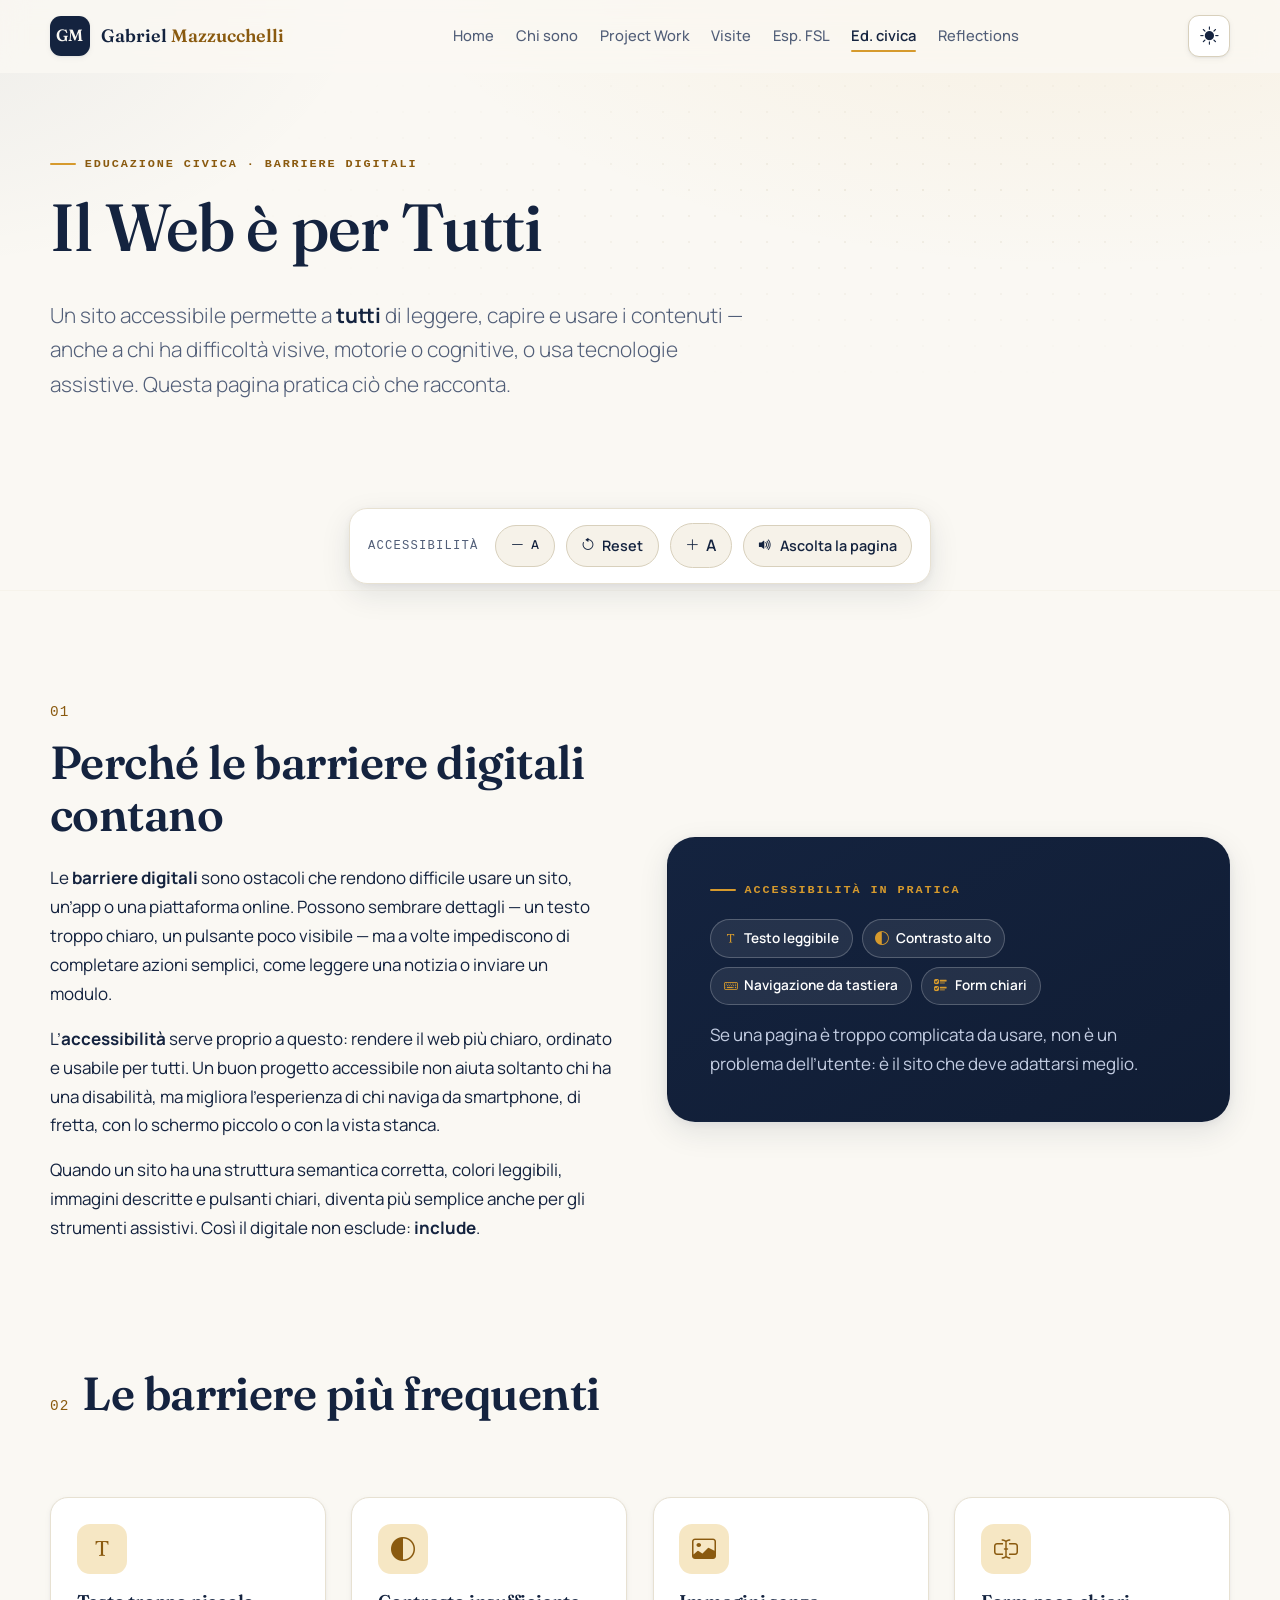
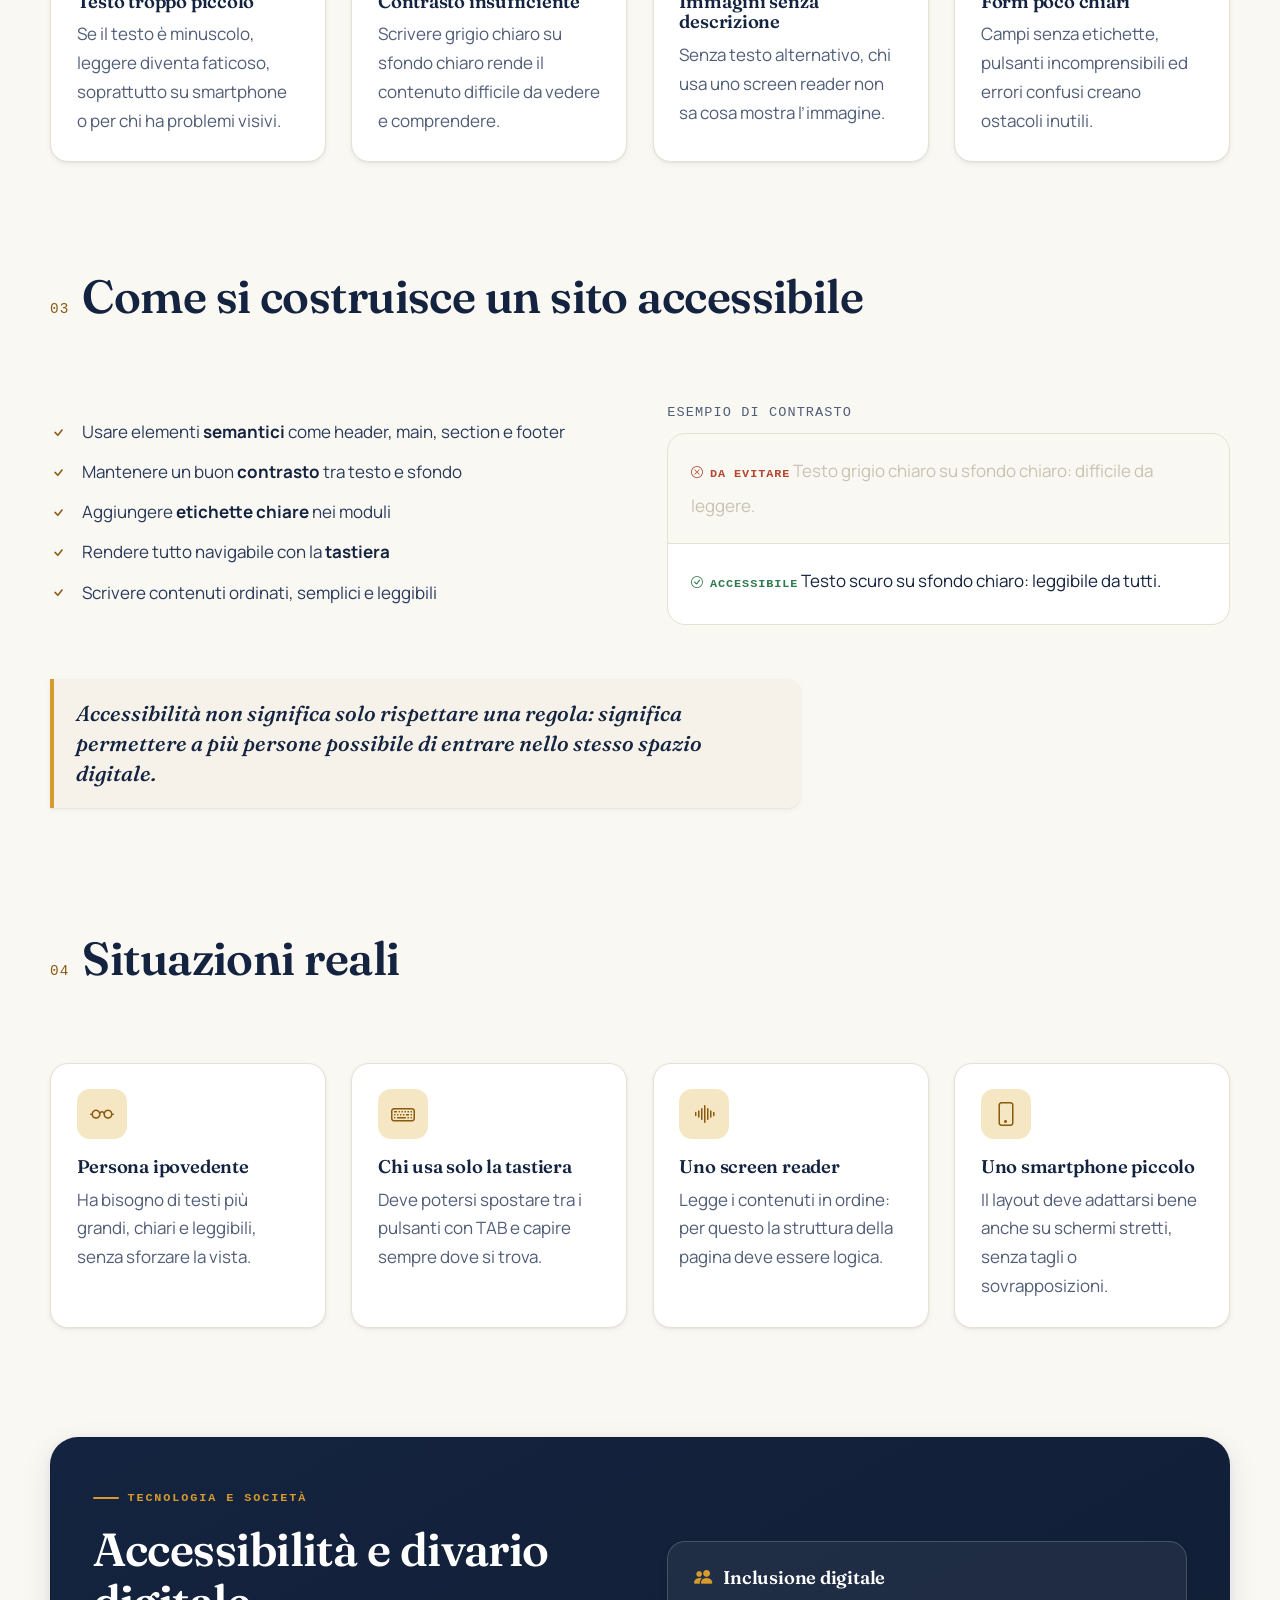
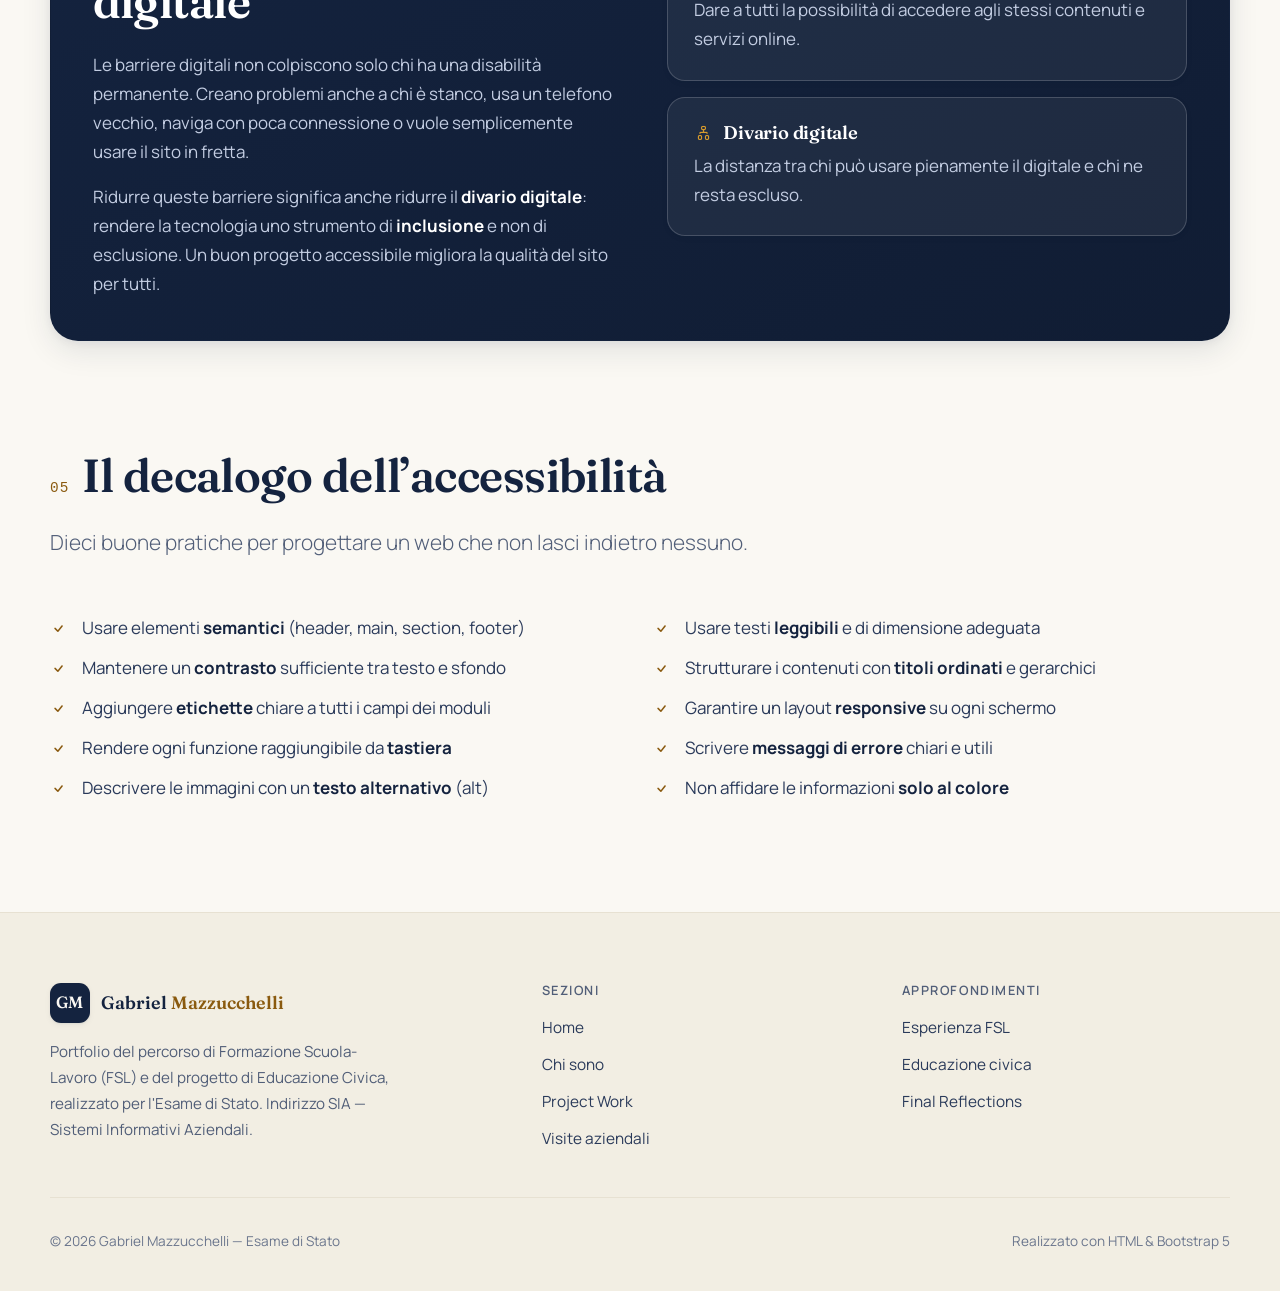
<file: educazione-civica.html>
<!DOCTYPE html>
<!--
  Gabriel's Portfolio — pagina: Educazione civica — Accessibilità digitale
  Sito statico (HTML + CSS + Bootstrap 5) realizzato per l'Esame di Stato.
  Fogli condivisi: css/styles.css (stile e temi) e js/main.js (interazioni).
  Autore: Gabriel Mazzucchelli.
-->
<html lang="it" data-theme="light">
<head>
  <meta charset="UTF-8">
  <meta name="viewport" content="width=device-width, initial-scale=1">
  <title>Educazione civica — Barriere digitali — Gabriel's Portfolio</title>
  <meta name="description" content="Progetto di Educazione Civica sulle barriere digitali e l'accessibilità web: barriere più frequenti, soluzioni, situazioni reali, divario digitale e inclusione. Con controlli di accessibilità (dimensione del testo e lettura ad alta voce).">
  <meta name="author" content="Gabriel Mazzucchelli">
  <meta name="theme-color" content="#14233F">
  <meta property="og:type" content="website">
  <meta property="og:title" content="Educazione civica — Barriere digitali — Gabriel's Portfolio">
  <meta property="og:description" content="Progetto di Educazione Civica sulle barriere digitali e l'accessibilità web: barriere più frequenti, soluzioni, situazioni reali, divario digitale e inclusione. Con controlli di accessibilità (dimensione del testo e lettura ad alta voce).">
  <meta property="og:locale" content="it_IT">
  <link rel="icon" href="img/favicon.svg" type="image/svg+xml">
  <!-- Script "anti-lampo": imposta subito il tema (chiaro/scuro) leggendo
       la preferenza salvata in localStorage o quella di sistema, PRIMA che
       la pagina venga disegnata, così si evita il lampo di colore al
       caricamento. Aggiunge anche la classe "js" (usata dal CSS per le animazioni). -->
  <script>(function(){try{var t=localStorage.getItem('gp-theme');if(!t){t=matchMedia('(prefers-color-scheme: dark)').matches?'dark':'light';}document.documentElement.setAttribute('data-theme',t);}catch(e){}document.documentElement.classList.add('js');})();</script>
  <link rel="preconnect" href="https://fonts.googleapis.com">
  <link rel="preconnect" href="https://fonts.gstatic.com" crossorigin>
  <link href="https://fonts.googleapis.com/css2?family=Fraunces:opsz,wght@9..144,400..700&family=Manrope:wght@400..800&display=swap" rel="stylesheet">
  <link href="https://cdn.jsdelivr.net/npm/bootstrap@5.3.3/dist/css/bootstrap.min.css" rel="stylesheet">
  <link href="https://cdn.jsdelivr.net/npm/bootstrap-icons@1.11.3/font/bootstrap-icons.min.css" rel="stylesheet">
  <link href="css/styles.css" rel="stylesheet">
</head>
<body>
  <a class="skip-link" href="#main">Salta al contenuto principale</a>
  <!-- NAVBAR condivisa fra tutte le pagine: logo, link alle sezioni,
       bottone del tema e menu per mobile. aria-current="page" marca la
       pagina attiva; lo "skip-link" qui sopra serve a saltare al contenuto
       usando la tastiera (accessibilità). -->
  <header class="site-nav">
    <nav class="nav-inner" aria-label="Navigazione principale">
      <a class="brand" href="index.html" aria-label="Gabriel Mazzucchelli — Home">
        <span class="brand-mark">GM</span>
        <span class="brand-name">Gabriel <span class="sur">Mazzucchelli</span></span>
      </a>
      <div class="nav-collapse" id="navMenu">
        <ul class="nav-links">
          <li><a href="index.html">Home</a></li>
          <li><a href="chi-sono.html">Chi sono</a></li>
          <li><a href="project-work.html">Project Work</a></li>
          <li><a href="visite-aziendali.html">Visite</a></li>
          <li><a href="esperienza-fsl.html">Esp. FSL</a></li>
          <li><a href="educazione-civica.html" class="active" aria-current="page">Ed. civica</a></li>
          <li><a href="final-reflections.html">Reflections</a></li>
        </ul>
      </div>
      <div class="nav-actions">
        <button class="theme-toggle" type="button" aria-label="Attiva il tema scuro">
          <i class="bi bi-sun-fill" aria-hidden="true"></i><i class="bi bi-moon-stars-fill" aria-hidden="true"></i>
        </button>
        <button class="nav-toggler" type="button" aria-label="Apri il menu di navigazione" aria-expanded="false" aria-controls="navMenu">
          <i class="bi bi-list" aria-hidden="true"></i>
        </button>
      </div>
    </nav>
  </header>
  <main id="main">
    <!-- PAGE HEADER + A11Y BAR -->
    <section class="section--tight">
      <div class="wrap">
        <div class="dot-grid" aria-hidden="true" style="opacity:.35;"></div>
        <p class="eyebrow reveal">Educazione civica &middot; Barriere digitali</p>
        <h1 class="reveal text-balance" data-delay="1" style="max-width:16ch;">Il Web è per Tutti</h1>
        <p class="lead reveal mw-60" data-delay="2">
          Un sito accessibile permette a <strong>tutti</strong> di leggere, capire e usare i contenuti — anche a chi ha
          difficoltà visive, motorie o cognitive, o usa tecnologie assistive. Questa pagina pratica ciò che racconta.
        </p>
      </div>
    </section>

    <!-- BARRA DI ACCESSIBILITÀ (sticky + centrata): resta in alto, sotto la
         navbar, così è sempre visibile mentre si scorre la pagina. È centrata e
         larga quanto i suoi pulsanti; i lati trasparenti lasciano passare i clic
         sul contenuto (pointer-events). I bottoni A-/Reset/A+ ridimensionano il
         testo di .a11y-scope; "Ascolta la pagina" usa la sintesi vocale del
         browser. La logica è in js/main.js (funzione initA11y). -->
    <div class="a11y-sticky">
      <div class="a11y-bar" role="group" aria-label="Strumenti di accessibilità della pagina">
        <span class="a11y-label">Accessibilità</span>
        <button class="a11y-btn" id="a11y-dec" type="button" aria-label="Riduci la dimensione del testo"><i class="bi bi-dash-lg" aria-hidden="true"></i> <span style="font-size:.85em;">A</span></button>
        <button class="a11y-btn" id="a11y-reset" type="button" aria-label="Ripristina la dimensione del testo"><i class="bi bi-arrow-counterclockwise" aria-hidden="true"></i> Reset</button>
        <button class="a11y-btn" id="a11y-inc" type="button" aria-label="Ingrandisci la dimensione del testo"><i class="bi bi-plus-lg" aria-hidden="true"></i> <span style="font-size:1.1em;">A</span></button>
        <button class="a11y-btn" id="a11y-speak" type="button"><i class="bi bi-volume-up-fill" aria-hidden="true"></i> Ascolta la pagina</button>
      </div>
    </div>

    <hr class="divider">

    <!-- Tutto ciò che sta in questo blocco può essere ingrandito e letto ad alta voce -->
    <div class="a11y-scope" id="speakable">

    <!-- INTRO -->
    <section class="section">
      <div class="wrap">
        <div class="split">
          <div>
            <div class="h-with-num reveal"><span class="num">01</span><h2>Perché le barriere digitali contano</h2></div>
            <p class="reveal" data-delay="1">
              Le <strong>barriere digitali</strong> sono ostacoli che rendono difficile usare un sito, un&rsquo;app o una
              piattaforma online. Possono sembrare dettagli — un testo troppo chiaro, un pulsante poco visibile — ma a volte
              impediscono di completare azioni semplici, come leggere una notizia o inviare un modulo.
            </p>
            <p class="reveal" data-delay="1">
              L&rsquo;<strong>accessibilità</strong> serve proprio a questo: rendere il web più chiaro, ordinato e usabile per
              tutti. Un buon progetto accessibile non aiuta soltanto chi ha una disabilità, ma migliora l&rsquo;esperienza di
              chi naviga da smartphone, di fretta, con lo schermo piccolo o con la vista stanca.
            </p>
            <p class="reveal" data-delay="2">
              Quando un sito ha una struttura semantica corretta, colori leggibili, immagini descritte e pulsanti chiari,
              diventa più semplice anche per gli strumenti assistivi. Così il digitale non esclude: <strong>include</strong>.
            </p>
          </div>
          <div class="reveal" data-delay="1">
            <div class="panel panel--ink" style="height:100%;display:grid;align-content:center;gap:1rem;">
              <p class="eyebrow" style="color:var(--accent);margin-bottom:.2rem;">Accessibilità in pratica</p>
              <div class="tag-row">
                <span class="tag" style="background:rgba(255,255,255,.08);border-color:rgba(255,255,255,.22);color:#fff;"><i class="bi bi-fonts" style="color:var(--accent);" aria-hidden="true"></i> Testo leggibile</span>
                <span class="tag" style="background:rgba(255,255,255,.08);border-color:rgba(255,255,255,.22);color:#fff;"><i class="bi bi-circle-half" style="color:var(--accent);" aria-hidden="true"></i> Contrasto alto</span>
                <span class="tag" style="background:rgba(255,255,255,.08);border-color:rgba(255,255,255,.22);color:#fff;"><i class="bi bi-keyboard" style="color:var(--accent);" aria-hidden="true"></i> Navigazione da tastiera</span>
                <span class="tag" style="background:rgba(255,255,255,.08);border-color:rgba(255,255,255,.22);color:#fff;"><i class="bi bi-ui-checks" style="color:var(--accent);" aria-hidden="true"></i> Form chiari</span>
              </div>
              <p style="margin-bottom:0;">Se una pagina è troppo complicata da usare, non è un problema dell&rsquo;utente: è il sito che deve adattarsi meglio.</p>
            </div>
          </div>
        </div>
      </div>
    </section>

    <!-- BARRIERE FREQUENTI -->
    <section class="section" style="padding-top:0;">
      <div class="wrap">
        <div class="h-with-num reveal"><span class="num">02</span><h2>Le barriere più frequenti</h2></div>
        <div class="card-grid cols-4 mt-section">
          <div class="card card-lift reveal" data-delay="1">
            <div class="card-ico"><i class="bi bi-fonts" aria-hidden="true"></i></div>
            <h3 style="font-size:1.15rem;">Testo troppo piccolo</h3>
            <p>Se il testo è minuscolo, leggere diventa faticoso, soprattutto su smartphone o per chi ha problemi visivi.</p>
          </div>
          <div class="card card-lift reveal" data-delay="2">
            <div class="card-ico"><i class="bi bi-circle-half" aria-hidden="true"></i></div>
            <h3 style="font-size:1.15rem;">Contrasto insufficiente</h3>
            <p>Scrivere grigio chiaro su sfondo chiaro rende il contenuto difficile da vedere e comprendere.</p>
          </div>
          <div class="card card-lift reveal" data-delay="3">
            <div class="card-ico"><i class="bi bi-image" aria-hidden="true"></i></div>
            <h3 style="font-size:1.15rem;">Immagini senza descrizione</h3>
            <p>Senza testo alternativo, chi usa uno screen reader non sa cosa mostra l&rsquo;immagine.</p>
          </div>
          <div class="card card-lift reveal" data-delay="4">
            <div class="card-ico"><i class="bi bi-input-cursor-text" aria-hidden="true"></i></div>
            <h3 style="font-size:1.15rem;">Form poco chiari</h3>
            <p>Campi senza etichette, pulsanti incomprensibili ed errori confusi creano ostacoli inutili.</p>
          </div>
        </div>
      </div>
    </section>

    <!-- SOLUZIONI + DEMO CONTRASTO -->
    <section class="section" style="padding-top:0;">
      <div class="wrap">
        <div class="h-with-num reveal"><span class="num">03</span><h2>Come si costruisce un sito accessibile</h2></div>
        <div class="split mt-section">
          <div class="reveal">
            <ul class="check-list">
              <li>Usare elementi <strong>semantici</strong> come header, main, section e footer</li>
              <li>Mantenere un buon <strong>contrasto</strong> tra testo e sfondo</li>
              <li>Aggiungere <strong>etichette chiare</strong> nei moduli</li>
              <li>Rendere tutto navigabile con la <strong>tastiera</strong></li>
              <li>Scrivere contenuti ordinati, semplici e leggibili</li>
            </ul>
          </div>
          <div class="reveal" data-delay="1">
            <p class="muted" style="font-size:.85rem;margin-bottom:.6rem;font-family:var(--font-mono);letter-spacing:.08em;text-transform:uppercase;">Esempio di contrasto</p>
            <div class="a11y-demo">
              <div class="demo-bad">
                <span class="badge-x"><i class="bi bi-x-circle" aria-hidden="true"></i> Da evitare</span>
                Testo grigio chiaro su sfondo chiaro: difficile da leggere.
              </div>
              <div class="demo-good">
                <span class="badge-ok"><i class="bi bi-check-circle" aria-hidden="true"></i> Accessibile</span>
                Testo scuro su sfondo chiaro: leggibile da tutti.
              </div>
            </div>
          </div>
        </div>

        <blockquote class="callout reveal mt-section" data-delay="1" style="max-width:75ch;border-left-width:4px;">
          <p class="quote" style="font-size:1.35rem;">Accessibilità non significa solo rispettare una regola: significa permettere a più persone possibile di entrare nello stesso spazio digitale.</p>
        </blockquote>
      </div>
    </section>

    <!-- SITUAZIONI REALI -->
    <section class="section" style="padding-top:0;">
      <div class="wrap">
        <div class="h-with-num reveal"><span class="num">04</span><h2>Situazioni reali</h2></div>
        <div class="card-grid cols-4 mt-section">
          <div class="card card-lift reveal" data-delay="1">
            <div class="card-ico"><i class="bi bi-eyeglasses" aria-hidden="true"></i></div>
            <h3 style="font-size:1.15rem;">Persona ipovedente</h3>
            <p>Ha bisogno di testi più grandi, chiari e leggibili, senza sforzare la vista.</p>
          </div>
          <div class="card card-lift reveal" data-delay="2">
            <div class="card-ico"><i class="bi bi-keyboard" aria-hidden="true"></i></div>
            <h3 style="font-size:1.15rem;">Chi usa solo la tastiera</h3>
            <p>Deve potersi spostare tra i pulsanti con TAB e capire sempre dove si trova.</p>
          </div>
          <div class="card card-lift reveal" data-delay="3">
            <div class="card-ico"><i class="bi bi-soundwave" aria-hidden="true"></i></div>
            <h3 style="font-size:1.15rem;">Uno screen reader</h3>
            <p>Legge i contenuti in ordine: per questo la struttura della pagina deve essere logica.</p>
          </div>
          <div class="card card-lift reveal" data-delay="4">
            <div class="card-ico"><i class="bi bi-phone" aria-hidden="true"></i></div>
            <h3 style="font-size:1.15rem;">Uno smartphone piccolo</h3>
            <p>Il layout deve adattarsi bene anche su schermi stretti, senza tagli o sovrapposizioni.</p>
          </div>
        </div>
      </div>
    </section>

    <!-- DIGITAL DIVIDE / PERCHE IMPORTANTE -->
    <section class="section" style="padding-top:0;">
      <div class="wrap">
        <div class="panel panel--ink reveal">
          <div class="split" style="align-items:center;">
            <div>
              <p class="eyebrow" style="color:var(--accent);">Tecnologia e società</p>
              <h2>Accessibilità e divario digitale</h2>
              <p>
                Le barriere digitali non colpiscono solo chi ha una disabilità permanente. Creano problemi anche a chi è
                stanco, usa un telefono vecchio, naviga con poca connessione o vuole semplicemente usare il sito in fretta.
              </p>
              <p style="margin-bottom:0;">
                Ridurre queste barriere significa anche ridurre il <strong>divario digitale</strong>: rendere la tecnologia
                uno strumento di <strong>inclusione</strong> e non di esclusione. Un buon progetto accessibile migliora la
                qualità del sito per tutti.
              </p>
            </div>
            <div style="display:grid;gap:1rem;">
              <div class="card" style="background:rgba(255,255,255,.06);border-color:rgba(255,255,255,.18);">
                <h3 style="color:#fff;font-size:1.15rem;"><i class="bi bi-people-fill" style="color:var(--accent);margin-right:.5rem;" aria-hidden="true"></i> Inclusione digitale</h3>
                <p style="color:#c3cde2;margin-bottom:0;">Dare a tutti la possibilità di accedere agli stessi contenuti e servizi online.</p>
              </div>
              <div class="card" style="background:rgba(255,255,255,.06);border-color:rgba(255,255,255,.18);">
                <h3 style="color:#fff;font-size:1.15rem;"><i class="bi bi-diagram-2" style="color:var(--accent);margin-right:.5rem;" aria-hidden="true"></i> Divario digitale</h3>
                <p style="color:#c3cde2;margin-bottom:0;">La distanza tra chi può usare pienamente il digitale e chi ne resta escluso.</p>
              </div>
            </div>
          </div>
        </div>
      </div>
    </section>

    <!-- DECALOGO (sostituisce il form PHP) -->
    <section class="section" style="padding-top:0;">
      <div class="wrap">
        <div class="h-with-num reveal"><span class="num">05</span><h2>Il decalogo dell&rsquo;accessibilità</h2></div>
        <p class="lead reveal mw-60" data-delay="1">Dieci buone pratiche per progettare un web che non lasci indietro nessuno.</p>
        <div class="card-grid cols-2 mt-section">
          <ol class="check-list reveal" data-delay="1" style="counter-reset:none;">
            <li>Usare elementi <strong>semantici</strong> (header, main, section, footer)</li>
            <li>Mantenere un <strong>contrasto</strong> sufficiente tra testo e sfondo</li>
            <li>Aggiungere <strong>etichette</strong> chiare a tutti i campi dei moduli</li>
            <li>Rendere ogni funzione raggiungibile da <strong>tastiera</strong></li>
            <li>Descrivere le immagini con un <strong>testo alternativo</strong> (alt)</li>
          </ol>
          <ol class="check-list reveal" data-delay="2" start="6">
            <li>Usare testi <strong>leggibili</strong> e di dimensione adeguata</li>
            <li>Strutturare i contenuti con <strong>titoli ordinati</strong> e gerarchici</li>
            <li>Garantire un layout <strong>responsive</strong> su ogni schermo</li>
            <li>Scrivere <strong>messaggi di errore</strong> chiari e utili</li>
            <li>Non affidare le informazioni <strong>solo al colore</strong></li>
          </ol>
        </div>
      </div>
    </section>

    </div><!-- /.a11y-scope -->

  </main>
  <!-- FOOTER condiviso: presentazione, mappa delle sezioni e riga finale.
       L'anno del copyright (data-year) viene inserito dal JavaScript. -->
  <footer class="site-footer">
    <div class="wrap">
      <div class="footer-grid">
        <div class="footer-about">
          <a class="brand" href="index.html" aria-label="Gabriel Mazzucchelli — Home">
            <span class="brand-mark">GM</span>
            <span class="brand-name">Gabriel <span>Mazzucchelli</span></span>
          </a>
          <p>Portfolio del percorso di Formazione Scuola-Lavoro (FSL) e del progetto di Educazione Civica, realizzato per l'Esame di Stato. Indirizzo SIA — Sistemi Informativi Aziendali.</p>
        </div>
        <div>
          <h4>Sezioni</h4>
          <ul class="footer-links">
          <li><a href="index.html">Home</a></li>
          <li><a href="chi-sono.html">Chi sono</a></li>
          <li><a href="project-work.html">Project Work</a></li>
          <li><a href="visite-aziendali.html">Visite aziendali</a></li>
          </ul>
        </div>
        <div>
          <h4>Approfondimenti</h4>
          <ul class="footer-links">
          <li><a href="esperienza-fsl.html">Esperienza FSL</a></li>
          <li><a href="educazione-civica.html">Educazione civica</a></li>
          <li><a href="final-reflections.html">Final Reflections</a></li>
          </ul>
        </div>
      </div>
      <div class="footer-bottom">
        <span>&copy; <span data-year>2025</span> Gabriel Mazzucchelli — Esame di Stato</span>
        <span>Realizzato con HTML &amp; Bootstrap 5</span>
      </div>
    </div>
  </footer>
  <script src="https://cdn.jsdelivr.net/npm/bootstrap@5.3.3/dist/js/bootstrap.bundle.min.js"></script>
  <script src="js/main.js"></script>
</body>
</html>
</file>
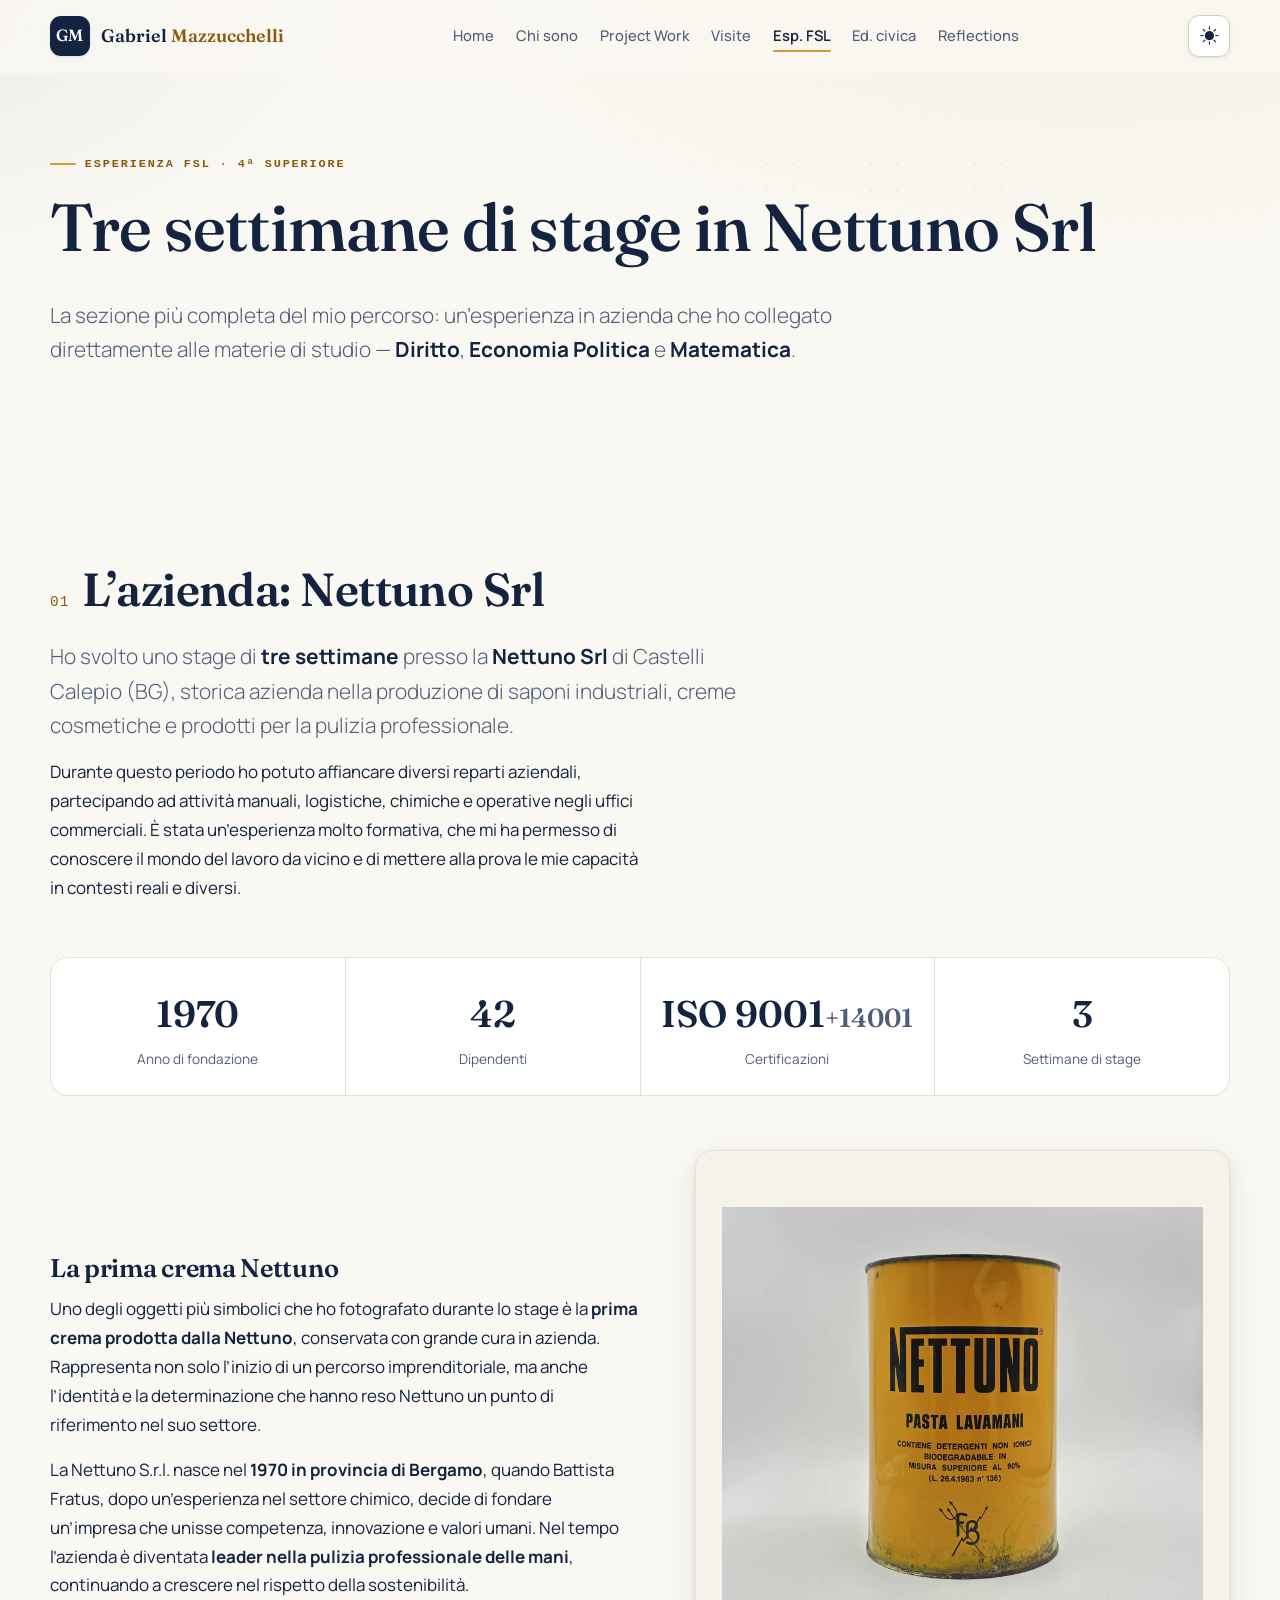
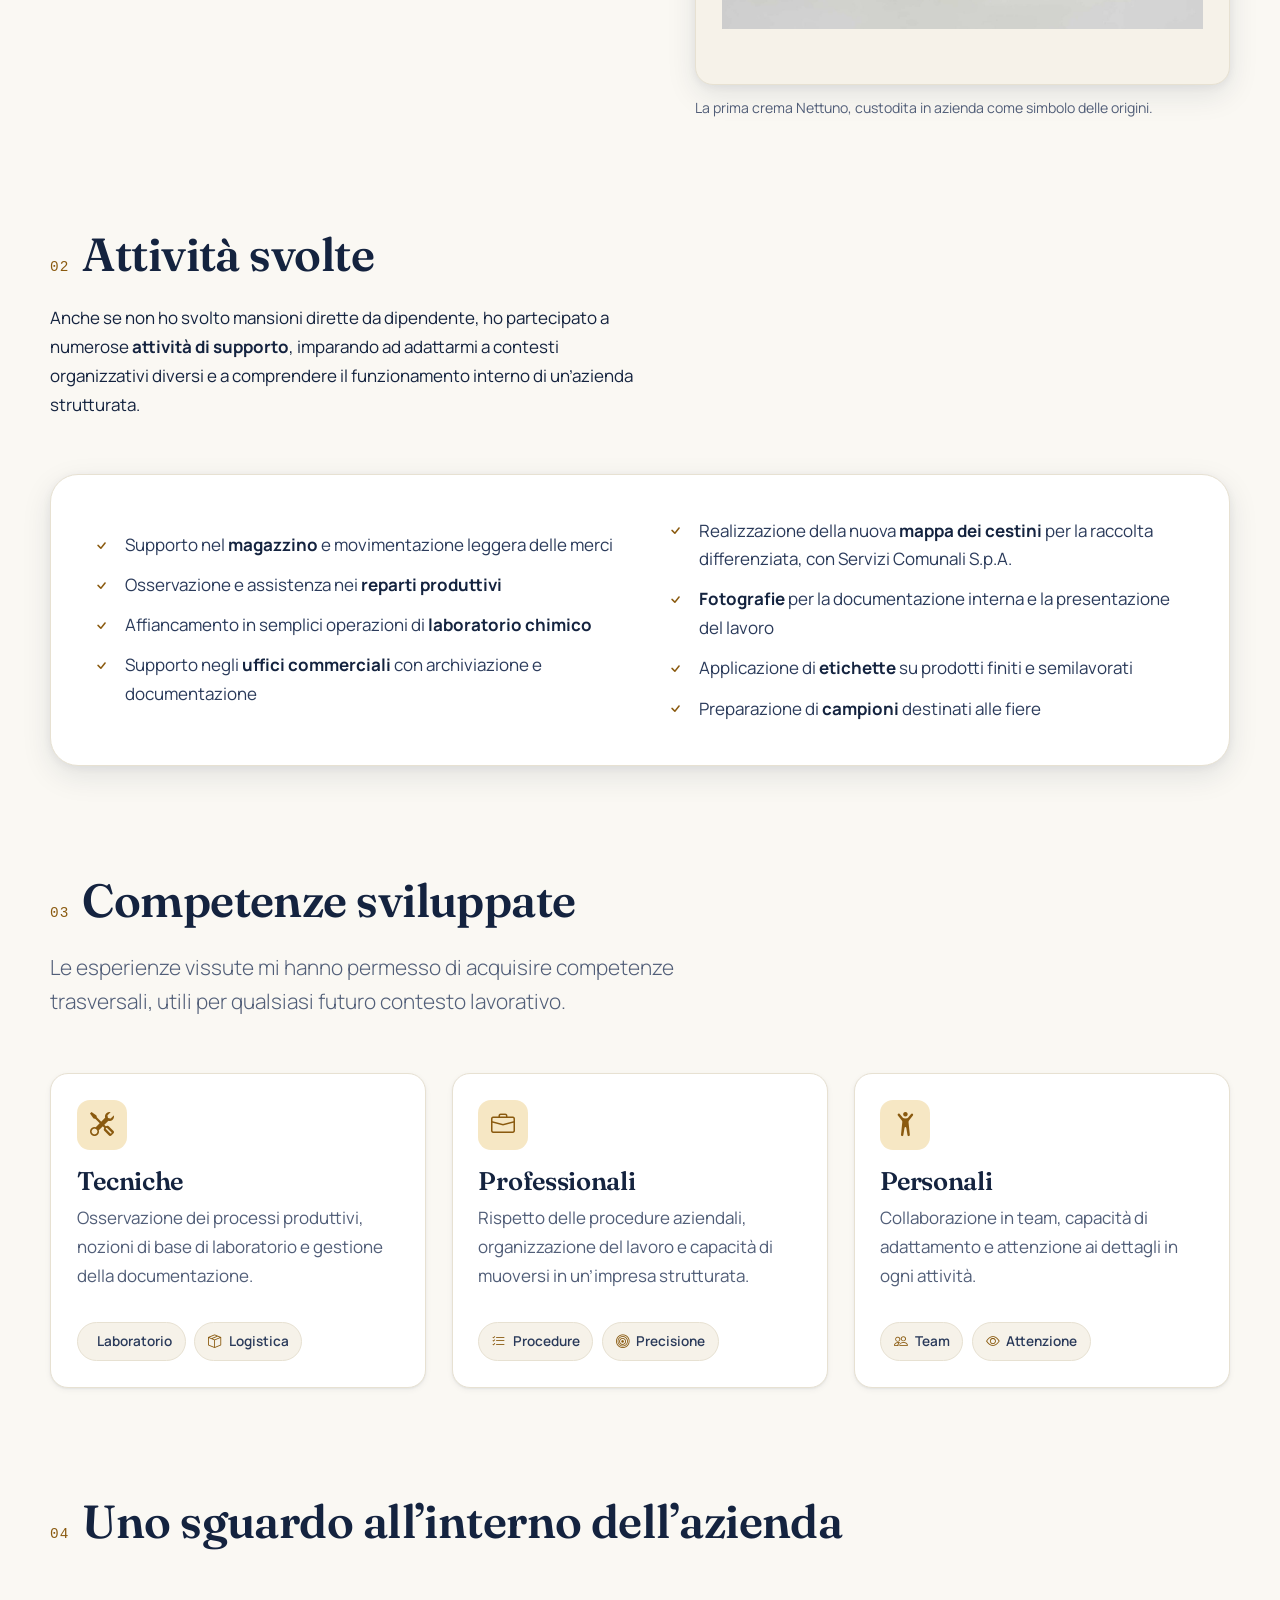
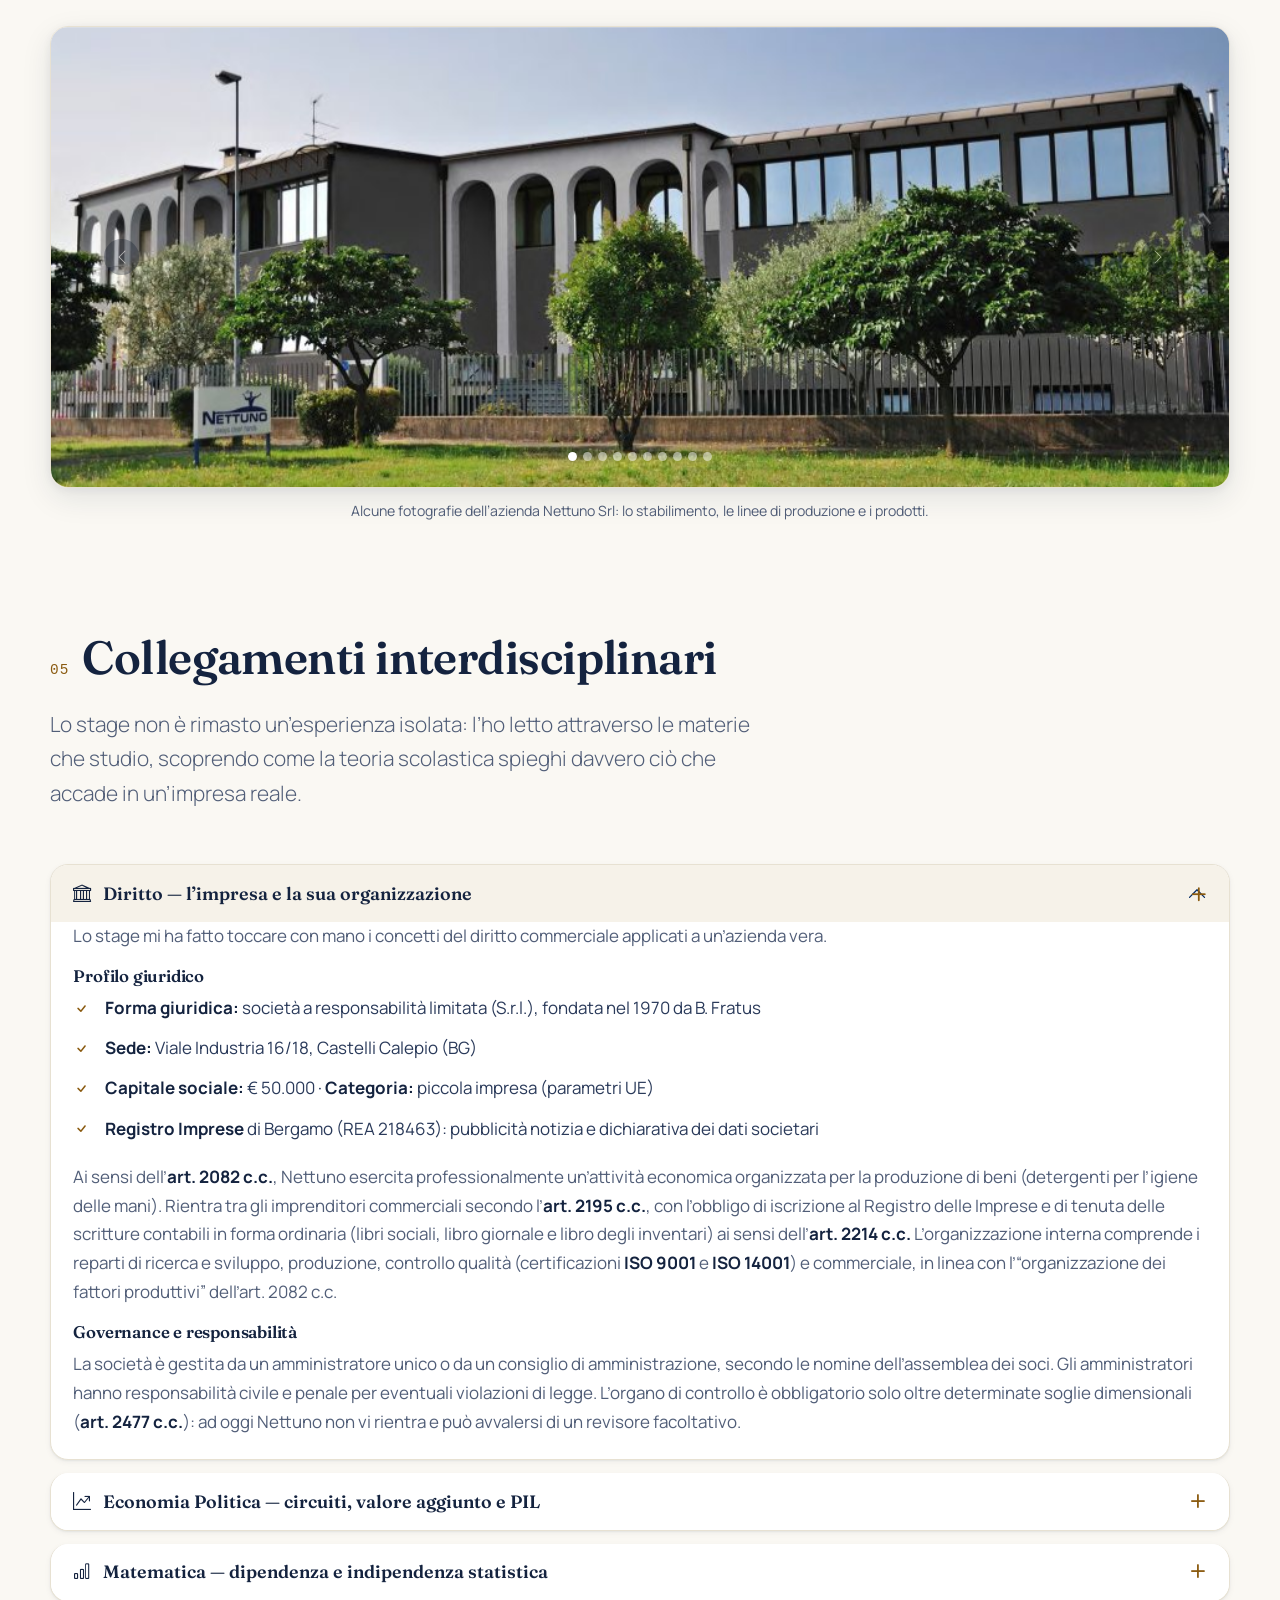
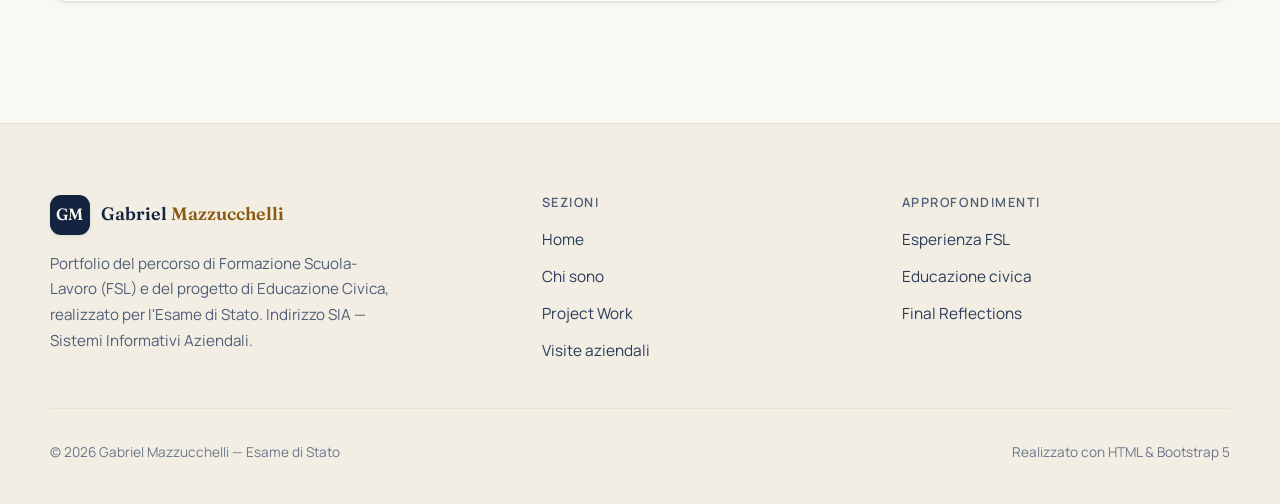
<file: esperienza-fsl.html>
<!DOCTYPE html>
<!--
  Gabriel's Portfolio — pagina: Esperienza FSL (Formazione Scuola-Lavoro)
  Sito statico (HTML + CSS + Bootstrap 5) realizzato per l'Esame di Stato.
  Fogli condivisi: css/styles.css (stile e temi) e js/main.js (interazioni).
  Autore: Gabriel Mazzucchelli.
-->
<html lang="it" data-theme="light">
<head>
  <meta charset="UTF-8">
  <meta name="viewport" content="width=device-width, initial-scale=1">
  <title>Esperienza FSL — Gabriel's Portfolio</title>
  <meta name="description" content="Lo stage di tre settimane in Nettuno Srl: l'azienda, le attività svolte, le competenze sviluppate e i collegamenti interdisciplinari con Diritto, Economia Politica e Matematica (dipendenza e indipendenza statistica).">
  <meta name="author" content="Gabriel Mazzucchelli">
  <meta name="theme-color" content="#14233F">
  <meta property="og:type" content="website">
  <meta property="og:title" content="Esperienza FSL — Gabriel's Portfolio">
  <meta property="og:description" content="Lo stage di tre settimane in Nettuno Srl: l'azienda, le attività svolte, le competenze sviluppate e i collegamenti interdisciplinari con Diritto, Economia Politica e Matematica (dipendenza e indipendenza statistica).">
  <meta property="og:locale" content="it_IT">
  <link rel="icon" href="img/favicon.svg" type="image/svg+xml">
  <!-- Script "anti-lampo": imposta subito il tema (chiaro/scuro) leggendo
       la preferenza salvata in localStorage o quella di sistema, PRIMA che
       la pagina venga disegnata, così si evita il lampo di colore al
       caricamento. Aggiunge anche la classe "js" (usata dal CSS per le animazioni). -->
  <script>(function(){try{var t=localStorage.getItem('gp-theme');if(!t){t=matchMedia('(prefers-color-scheme: dark)').matches?'dark':'light';}document.documentElement.setAttribute('data-theme',t);}catch(e){}document.documentElement.classList.add('js');})();</script>
  <link rel="preconnect" href="https://fonts.googleapis.com">
  <link rel="preconnect" href="https://fonts.gstatic.com" crossorigin>
  <link href="https://fonts.googleapis.com/css2?family=Fraunces:opsz,wght@9..144,400..700&family=Manrope:wght@400..800&display=swap" rel="stylesheet">
  <link href="https://cdn.jsdelivr.net/npm/bootstrap@5.3.3/dist/css/bootstrap.min.css" rel="stylesheet">
  <link href="https://cdn.jsdelivr.net/npm/bootstrap-icons@1.11.3/font/bootstrap-icons.min.css" rel="stylesheet">
  <link href="css/styles.css" rel="stylesheet">
</head>
<body>
  <a class="skip-link" href="#main">Salta al contenuto principale</a>
  <!-- NAVBAR condivisa fra tutte le pagine: logo, link alle sezioni,
       bottone del tema e menu per mobile. aria-current="page" marca la
       pagina attiva; lo "skip-link" qui sopra serve a saltare al contenuto
       usando la tastiera (accessibilità). -->
  <header class="site-nav">
    <nav class="nav-inner" aria-label="Navigazione principale">
      <a class="brand" href="index.html" aria-label="Gabriel Mazzucchelli — Home">
        <span class="brand-mark">GM</span>
        <span class="brand-name">Gabriel <span class="sur">Mazzucchelli</span></span>
      </a>
      <div class="nav-collapse" id="navMenu">
        <ul class="nav-links">
          <li><a href="index.html">Home</a></li>
          <li><a href="chi-sono.html">Chi sono</a></li>
          <li><a href="project-work.html">Project Work</a></li>
          <li><a href="visite-aziendali.html">Visite</a></li>
          <li><a href="esperienza-fsl.html" class="active" aria-current="page">Esp. FSL</a></li>
          <li><a href="educazione-civica.html">Ed. civica</a></li>
          <li><a href="final-reflections.html">Reflections</a></li>
        </ul>
      </div>
      <div class="nav-actions">
        <button class="theme-toggle" type="button" aria-label="Attiva il tema scuro">
          <i class="bi bi-sun-fill" aria-hidden="true"></i><i class="bi bi-moon-stars-fill" aria-hidden="true"></i>
        </button>
        <button class="nav-toggler" type="button" aria-label="Apri il menu di navigazione" aria-expanded="false" aria-controls="navMenu">
          <i class="bi bi-list" aria-hidden="true"></i>
        </button>
      </div>
    </nav>
  </header>
  <main id="main">
    <!-- PAGE HEADER -->
    <section class="section--tight">
      <div class="wrap">
        <div class="dot-grid" aria-hidden="true" style="opacity:.35;"></div>
        <p class="eyebrow reveal">Esperienza FSL &middot; 4&ordf; Superiore</p>
        <!-- Titolo lungo: tolgo il max-width stretto (quello da 20ch, pensato per i
             titoli corti delle altre pagine, lo costringeva ad andare a capo troppo
             presto lasciando vuota la metà destra). Senza cap sta su una riga sui
             desktop e, sugli schermi più stretti, va a capo in modo bilanciato
             grazie a text-balance. La lead è un po' più larga (72ch) per ridurre
             gli a capo mantenendo una riga leggibile. -->
        <h1 class="reveal text-balance" data-delay="1">Tre settimane di stage in Nettuno Srl</h1>
        <p class="lead reveal" data-delay="2" style="max-width:72ch;">
          La sezione più completa del mio percorso: un&rsquo;esperienza in azienda che ho collegato direttamente
          alle materie di studio — <strong>Diritto</strong>, <strong>Economia Politica</strong> e <strong>Matematica</strong>.
        </p>
      </div>
    </section>

    <hr class="divider">

    <!-- 01 AZIENDA -->
    <section class="section">
      <div class="wrap">
        <div class="h-with-num reveal"><span class="num">01</span><h2>L&rsquo;azienda: Nettuno Srl</h2></div>
        <p class="lead reveal mw-60" data-delay="1">
          Ho svolto uno stage di <strong>tre settimane</strong> presso la <strong>Nettuno Srl</strong> di Castelli Calepio (BG),
          storica azienda nella produzione di saponi industriali, creme cosmetiche e prodotti per la pulizia professionale.
        </p>
        <p class="reveal mw-60" data-delay="1">
          Durante questo periodo ho potuto affiancare diversi reparti aziendali, partecipando ad attività manuali, logistiche,
          chimiche e operative negli uffici commerciali. È stata un&rsquo;esperienza molto formativa, che mi ha permesso di
          conoscere il mondo del lavoro da vicino e di mettere alla prova le mie capacità in contesti reali e diversi.
        </p>

        <div class="stat-strip reveal mt-section" data-delay="1">
          <div class="cell"><b>1970</b><span>Anno di fondazione</span></div>
          <div class="cell"><b>42</b><span>Dipendenti</span></div>
          <div class="cell"><b>ISO 9001<span style="font-size:.7em;">+14001</span></b><span>Certificazioni</span></div>
          <div class="cell"><b>3</b><span>Settimane di stage</span></div>
        </div>

        <div class="split split--narrow-media mt-section">
          <div class="reveal">
            <h3>La prima crema Nettuno</h3>
            <p>
              Uno degli oggetti più simbolici che ho fotografato durante lo stage è la <strong>prima crema prodotta
              dalla Nettuno</strong>, conservata con grande cura in azienda. Rappresenta non solo l&rsquo;inizio di un
              percorso imprenditoriale, ma anche l&rsquo;identità e la determinazione che hanno reso Nettuno un punto
              di riferimento nel suo settore.
            </p>
            <p>
              La Nettuno S.r.l. nasce nel <strong>1970 in provincia di Bergamo</strong>, quando Battista Fratus, dopo
              un&rsquo;esperienza nel settore chimico, decide di fondare un&rsquo;impresa che unisse competenza, innovazione
              e valori umani. Nel tempo l&rsquo;azienda è diventata <strong>leader nella pulizia professionale delle mani</strong>,
              continuando a crescere nel rispetto della sostenibilità.
            </p>
          </div>
          <div class="reveal" data-delay="1">
            <figure class="media-frame contain" style="aspect-ratio:1/1;">
              <img src="img/primacremanettuno.jpg" alt="La prima crema lavamani storica prodotta da Nettuno">
            </figure>
            <figcaption>La prima crema Nettuno, custodita in azienda come simbolo delle origini.</figcaption>
          </div>
        </div>
      </div>
    </section>

    <!-- 02 ATTIVITA -->
    <section class="section" style="padding-top:0;">
      <div class="wrap">
        <div class="h-with-num reveal"><span class="num">02</span><h2>Attività svolte</h2></div>
        <p class="reveal mw-60" data-delay="1">
          Anche se non ho svolto mansioni dirette da dipendente, ho partecipato a numerose <strong>attività di
          supporto</strong>, imparando ad adattarmi a contesti organizzativi diversi e a comprendere il funzionamento
          interno di un&rsquo;azienda strutturata.
        </p>
        <div class="panel reveal mt-section" data-delay="1">
          <div class="split">
            <ul class="check-list">
              <li>Supporto nel <strong>magazzino</strong> e movimentazione leggera delle merci</li>
              <li>Osservazione e assistenza nei <strong>reparti produttivi</strong></li>
              <li>Affiancamento in semplici operazioni di <strong>laboratorio chimico</strong></li>
              <li>Supporto negli <strong>uffici commerciali</strong> con archiviazione e documentazione</li>
            </ul>
            <ul class="check-list">
              <li>Realizzazione della nuova <strong>mappa dei cestini</strong> per la raccolta differenziata, con Servizi Comunali S.p.A.</li>
              <li><strong>Fotografie</strong> per la documentazione interna e la presentazione del lavoro</li>
              <li>Applicazione di <strong>etichette</strong> su prodotti finiti e semilavorati</li>
              <li>Preparazione di <strong>campioni</strong> destinati alle fiere</li>
            </ul>
          </div>
        </div>
      </div>
    </section>

    <!-- 03 COMPETENZE -->
    <section class="section" style="padding-top:0;">
      <div class="wrap">
        <div class="h-with-num reveal"><span class="num">03</span><h2>Competenze sviluppate</h2></div>
        <p class="lead reveal mw-60" data-delay="1">
          Le esperienze vissute mi hanno permesso di acquisire competenze trasversali, utili per qualsiasi futuro
          contesto lavorativo.
        </p>
        <div class="card-grid cols-3 mt-section">
          <div class="card card-lift reveal" data-delay="1">
            <div class="card-ico"><i class="bi bi-tools" aria-hidden="true"></i></div>
            <h3>Tecniche</h3>
            <p>Osservazione dei processi produttivi, nozioni di base di laboratorio e gestione della documentazione.</p>
            <div class="tag-row" style="margin-top:1rem;">
              <span class="tag"><i class="bi bi-flask" aria-hidden="true"></i> Laboratorio</span>
              <span class="tag"><i class="bi bi-box-seam" aria-hidden="true"></i> Logistica</span>
            </div>
          </div>
          <div class="card card-lift reveal" data-delay="2">
            <div class="card-ico"><i class="bi bi-briefcase" aria-hidden="true"></i></div>
            <h3>Professionali</h3>
            <p>Rispetto delle procedure aziendali, organizzazione del lavoro e capacità di muoversi in un&rsquo;impresa strutturata.</p>
            <div class="tag-row" style="margin-top:1rem;">
              <span class="tag"><i class="bi bi-list-check" aria-hidden="true"></i> Procedure</span>
              <span class="tag"><i class="bi bi-bullseye" aria-hidden="true"></i> Precisione</span>
            </div>
          </div>
          <div class="card card-lift reveal" data-delay="3">
            <div class="card-ico"><i class="bi bi-person-arms-up" aria-hidden="true"></i></div>
            <h3>Personali</h3>
            <p>Collaborazione in team, capacità di adattamento e attenzione ai dettagli in ogni attività.</p>
            <div class="tag-row" style="margin-top:1rem;">
              <span class="tag"><i class="bi bi-people" aria-hidden="true"></i> Team</span>
              <span class="tag"><i class="bi bi-eye" aria-hidden="true"></i> Attenzione</span>
            </div>
          </div>
        </div>
      </div>
    </section>

    <!-- 04 GALLERIA -->
    <section class="section" style="padding-top:0;">
      <div class="wrap">
        <div class="h-with-num reveal"><span class="num">04</span><h2>Uno sguardo all&rsquo;interno dell&rsquo;azienda</h2></div>
        <div class="reveal mt-section" data-delay="1">
          <!-- Galleria foto: carosello Bootstrap che scorre da solo (data-bs-ride) ogni 3,8s -->
          <div id="carouselNettuno" class="carousel slide" data-bs-ride="carousel" data-bs-interval="3800" data-bs-pause="hover">
            <div class="carousel-indicators">
              <button type="button" data-bs-target="#carouselNettuno" data-bs-slide-to="0" class="active" aria-current="true" aria-label="Immagine 1"></button>
              <button type="button" data-bs-target="#carouselNettuno" data-bs-slide-to="1" aria-label="Immagine 2"></button>
              <button type="button" data-bs-target="#carouselNettuno" data-bs-slide-to="2" aria-label="Immagine 3"></button>
              <button type="button" data-bs-target="#carouselNettuno" data-bs-slide-to="3" aria-label="Immagine 4"></button>
              <button type="button" data-bs-target="#carouselNettuno" data-bs-slide-to="4" aria-label="Immagine 5"></button>
              <button type="button" data-bs-target="#carouselNettuno" data-bs-slide-to="5" aria-label="Immagine 6"></button>
              <button type="button" data-bs-target="#carouselNettuno" data-bs-slide-to="6" aria-label="Immagine 7"></button>
              <button type="button" data-bs-target="#carouselNettuno" data-bs-slide-to="7" aria-label="Immagine 8"></button>
              <button type="button" data-bs-target="#carouselNettuno" data-bs-slide-to="8" aria-label="Immagine 9"></button>
              <button type="button" data-bs-target="#carouselNettuno" data-bs-slide-to="9" aria-label="Immagine 10"></button>
            </div>
            <div class="carousel-inner">
              <div class="carousel-item active"><img src="img/vistadafuori.jpg" class="d-block w-100" alt="L'ingresso dello stabilimento Nettuno a Castelli Calepio (BG)"></div>
              <div class="carousel-item"><img src="img/produzione.jpg" class="d-block w-100" alt="La linea di produzione con prodotti su pallet"></div>
              <div class="carousel-item"><img src="img/capi.jpg" class="d-block w-100" alt="Personale della Nettuno Srl davanti all'insegna aziendale"></div>
              <div class="carousel-item"><img src="img/rossa.jpg" class="d-block w-100" alt="La linea 'Rossa': gel lavamani professionale Nettuno in vari formati"></div>
              <div class="carousel-item"><img src="img/prodotti.jpg" class="d-block w-100" alt="Alcuni prodotti cosmetici e detergenti dell'azienda"></div>
              <div class="carousel-item"><img src="img/nettunoazienda.webp" class="d-block w-100" alt="Gamma di prodotti Nettuno"></div>
              <div class="carousel-item"><img src="img/macrocream.webp" class="d-block w-100" alt="Crema lavamani della linea Macro"></div>
              <div class="carousel-item"><img src="img/bianca.webp" class="d-block w-100" alt="Prodotto della linea Bianca"></div>
              <div class="carousel-item"><img src="img/piu.webp" class="d-block w-100" alt="Prodotto della linea Più"></div>
              <div class="carousel-item"><img src="img/dispenser.webp" class="d-block w-100" alt="Dispenser professionale Nettuno"></div>
            </div>
            <button class="carousel-control-prev" type="button" data-bs-target="#carouselNettuno" data-bs-slide="prev">
              <span class="carousel-control-prev-icon" aria-hidden="true"></span><span class="visually-hidden">Precedente</span>
            </button>
            <button class="carousel-control-next" type="button" data-bs-target="#carouselNettuno" data-bs-slide="next">
              <span class="carousel-control-next-icon" aria-hidden="true"></span><span class="visually-hidden">Successivo</span>
            </button>
          </div>
          <figcaption style="text-align:center;">Alcune fotografie dell&rsquo;azienda Nettuno Srl: lo stabilimento, le linee di produzione e i prodotti.</figcaption>
        </div>
      </div>
    </section>

    <!-- 05 COLLEGAMENTI INTERDISCIPLINARI -->
    <section class="section" style="padding-top:0;">
      <div class="wrap">
        <div class="h-with-num reveal"><span class="num">05</span><h2>Collegamenti interdisciplinari</h2></div>
        <p class="lead reveal mw-60" data-delay="1">
          Lo stage non è rimasto un&rsquo;esperienza isolata: l&rsquo;ho letto attraverso le materie che studio, scoprendo
          come la teoria scolastica spieghi davvero ciò che accade in un&rsquo;impresa reale.
        </p>

        <!-- ACCORDION Bootstrap: pannelli a fisarmonica (Diritto/Economia/Matematica).
             Ogni bottone apre il pannello collegato tramite data-bs-target; data-bs-parent
             fa sì che aprendone uno gli altri si chiudano. Il primo è aperto (classe "show"). -->
        <div class="accordion reveal mt-section" id="accordionFSL" data-delay="1">

          <!-- DIRITTO -->
          <div class="accordion-item">
            <h3 class="accordion-header" id="h-diritto">
              <button class="accordion-button" type="button" data-bs-toggle="collapse" data-bs-target="#c-diritto" aria-expanded="true" aria-controls="c-diritto">
                <i class="bi bi-bank" aria-hidden="true" style="margin-right:.7rem;"></i> Diritto — l&rsquo;impresa e la sua organizzazione
              </button>
            </h3>
            <div id="c-diritto" class="accordion-collapse collapse show" aria-labelledby="h-diritto" data-bs-parent="#accordionFSL">
              <div class="accordion-body">
                <p>Lo stage mi ha fatto toccare con mano i concetti del diritto commerciale applicati a un&rsquo;azienda vera.</p>
                <h4 style="font-size:1.05rem;">Profilo giuridico</h4>
                <ul class="check-list" style="margin-bottom:1.2rem;">
                  <li><strong>Forma giuridica:</strong> società a responsabilità limitata (S.r.l.), fondata nel 1970 da B. Fratus</li>
                  <li><strong>Sede:</strong> Viale Industria 16/18, Castelli Calepio (BG)</li>
                  <li><strong>Capitale sociale:</strong> &euro; 50.000 &middot; <strong>Categoria:</strong> piccola impresa (parametri UE)</li>
                  <li><strong>Registro Imprese</strong> di Bergamo (REA 218463): pubblicità notizia e dichiarativa dei dati societari</li>
                </ul>
                <p>
                  Ai sensi dell&rsquo;<strong>art. 2082 c.c.</strong>, Nettuno esercita professionalmente un&rsquo;attività economica
                  organizzata per la produzione di beni (detergenti per l&rsquo;igiene delle mani). Rientra tra gli imprenditori
                  commerciali secondo l&rsquo;<strong>art. 2195 c.c.</strong>, con l&rsquo;obbligo di iscrizione al Registro delle Imprese
                  e di tenuta delle scritture contabili in forma ordinaria (libri sociali, libro giornale e libro degli inventari)
                  ai sensi dell&rsquo;<strong>art. 2214 c.c.</strong> L&rsquo;organizzazione interna comprende i reparti di ricerca e
                  sviluppo, produzione, controllo qualità (certificazioni <strong>ISO 9001</strong> e <strong>ISO 14001</strong>)
                  e commerciale, in linea con l&rsquo;&ldquo;organizzazione dei fattori produttivi&rdquo; dell&rsquo;art. 2082 c.c.
                </p>
                <h4 style="font-size:1.05rem;">Governance e responsabilità</h4>
                <p style="margin-bottom:0;">
                  La società è gestita da un amministratore unico o da un consiglio di amministrazione, secondo le nomine
                  dell&rsquo;assemblea dei soci. Gli amministratori hanno responsabilità civile e penale per eventuali violazioni
                  di legge. L&rsquo;organo di controllo è obbligatorio solo oltre determinate soglie dimensionali
                  (<strong>art. 2477 c.c.</strong>): ad oggi Nettuno non vi rientra e può avvalersi di un revisore facoltativo.
                </p>
              </div>
            </div>
          </div>

          <!-- ECONOMIA -->
          <div class="accordion-item">
            <h3 class="accordion-header" id="h-economia">
              <button class="accordion-button collapsed" type="button" data-bs-toggle="collapse" data-bs-target="#c-economia" aria-expanded="false" aria-controls="c-economia">
                <i class="bi bi-graph-up-arrow" aria-hidden="true" style="margin-right:.7rem;"></i> Economia Politica — circuiti, valore aggiunto e PIL
              </button>
            </h3>
            <div id="c-economia" class="accordion-collapse collapse" aria-labelledby="h-economia" data-bs-parent="#accordionFSL">
              <div class="accordion-body">
                <h4 style="font-size:1.05rem;">I circuiti economici</h4>
                <p>
                  <strong>Circuito reale:</strong> Nettuno trasforma materie prime chimiche in prodotti finiti, quali gel lavamani
                  e creme barriera, avvalendosi di impianti industriali moderni e di manodopera specializzata. Questa produzione
                  rappresenta il <strong>valore aggiunto</strong> dell&rsquo;azienda, che si traduce in contributo al <strong>PIL</strong> italiano.
                </p>
                <p>
                  <strong>Circuito monetario:</strong> i ricavi derivano da vendite nazionali e internazionali — tra cui esportazioni
                  in Spagna, Portogallo e Ucraina — mentre i costi comprendono materie prime, salari, energia, logistica e oneri finanziari.
                </p>
                <h4 style="font-size:1.05rem;">Contributo all&rsquo;economia reale</h4>
                <p>
                  Generando valore aggiunto (ricavi meno costi di produzione), Nettuno concorre al PIL nazionale, sostiene
                  l&rsquo;occupazione locale e favorisce l&rsquo;indotto della filiera chimico-cosmetica lombarda. Grazie all&rsquo;export,
                  apporta inoltre un saldo positivo alla bilancia commerciale italiana.
                </p>
                <h4 style="font-size:1.05rem;">Responsabilità sociale e Industria 4.0</h4>
                <p>
                  L&rsquo;azienda adotta pratiche sostenibili: è certificata ISO 9001 e ISO 14001 e alcuni prodotti recano il marchio
                  <strong>Ecolabel UE</strong>, in linea con la <strong>corporate social responsibility</strong>. Gli investimenti in
                  automazione e tracciabilità si collegano alla &ldquo;quarta rivoluzione industriale&rdquo; e all&rsquo;importanza
                  dell&rsquo;innovazione per la competitività, temi evidenziati anche nel <strong>Rapporto Draghi 2024</strong>.
                </p>
                <p style="margin-bottom:0;">
                  Il <strong>bilancio</strong>, depositato annualmente al Registro delle Imprese (conto economico, stato patrimoniale
                  e nota integrativa), è lo strumento fondamentale di trasparenza verso gli stakeholder.
                </p>
              </div>
            </div>
          </div>

          <!-- MATEMATICA -->
          <div class="accordion-item">
            <h3 class="accordion-header" id="h-matematica">
              <button class="accordion-button collapsed" type="button" data-bs-toggle="collapse" data-bs-target="#c-matematica" aria-expanded="false" aria-controls="c-matematica">
                <i class="bi bi-bar-chart" aria-hidden="true" style="margin-right:.7rem;"></i> Matematica — dipendenza e indipendenza statistica
              </button>
            </h3>
            <div id="c-matematica" class="accordion-collapse collapse" aria-labelledby="h-matematica" data-bs-parent="#accordionFSL">
              <div class="accordion-body">
                <p>
                  Ho analizzato la produzione di Nettuno per tre prodotti rispetto al mercato (Italia / Estero), per verificare se
                  il <strong>tipo di prodotto</strong> e il <strong>mercato di destinazione</strong> siano statisticamente indipendenti.
                </p>
                <div class="split" style="gap:1.5rem;align-items:start;">
                  <div class="table-wrap">
                    <table class="data">
                      <caption>Tavola osservata — unità prodotte</caption>
                      <thead>
                        <tr><th scope="col">Prodotto \ Mercato</th><th scope="col">Italia</th><th scope="col">Estero</th><th scope="col">Totale</th></tr>
                      </thead>
                      <tbody>
                        <tr><th scope="row">Gel Igienizzante</th><td>180</td><td>60</td><td>240</td></tr>
                        <tr><th scope="row">Crema Barriera</th><td>120</td><td>40</td><td>160</td></tr>
                        <tr><th scope="row">Soluzioni Disinfettanti</th><td>100</td><td>50</td><td>150</td></tr>
                        <tr class="total"><th scope="row">Totale</th><td>400</td><td>150</td><td>550</td></tr>
                      </tbody>
                    </table>
                  </div>
                  <div class="table-wrap">
                    <table class="data">
                      <caption>Tavola teorica — ipotesi di indipendenza</caption>
                      <thead>
                        <tr><th scope="col">Prodotto \ Mercato</th><th scope="col">Italia</th><th scope="col">Estero</th><th scope="col">Totale</th></tr>
                      </thead>
                      <tbody>
                        <tr><th scope="row">Gel Igienizzante</th><td>&asymp; 174</td><td>&asymp; 66</td><td>240</td></tr>
                        <tr><th scope="row">Crema Barriera</th><td>&asymp; 116</td><td>&asymp; 44</td><td>160</td></tr>
                        <tr><th scope="row">Soluzioni Disinfettanti</th><td>&asymp; 109</td><td>&asymp; 41</td><td>150</td></tr>
                        <tr class="total"><th scope="row">Totale</th><td>400</td><td>150</td><td>550</td></tr>
                      </tbody>
                    </table>
                  </div>
                </div>
                <p style="margin-top:1rem;font-size:.9rem;" class="muted">
                  I valori teorici si ottengono con la formula <em>(totale di riga &times; totale di colonna) / totale generale</em> —
                  ad esempio 400 &times; 240 / 550 &asymp; 174.
                </p>
                <div class="callout" style="margin-top:1rem;">
                  <span class="co-label"><i class="bi bi-check2-circle" aria-hidden="true"></i> Conclusione</span>
                  <p>Poiché le due tabelle <strong>non coincidono</strong>, i due caratteri X (tipo di prodotto) e Y (mercato) <strong>non sono statisticamente indipendenti</strong>.</p>
                </div>
              </div>
            </div>
          </div>

        </div>
      </div>
    </section>

  </main>
  <!-- FOOTER condiviso: presentazione, mappa delle sezioni e riga finale.
       L'anno del copyright (data-year) viene inserito dal JavaScript. -->
  <footer class="site-footer">
    <div class="wrap">
      <div class="footer-grid">
        <div class="footer-about">
          <a class="brand" href="index.html" aria-label="Gabriel Mazzucchelli — Home">
            <span class="brand-mark">GM</span>
            <span class="brand-name">Gabriel <span>Mazzucchelli</span></span>
          </a>
          <p>Portfolio del percorso di Formazione Scuola-Lavoro (FSL) e del progetto di Educazione Civica, realizzato per l'Esame di Stato. Indirizzo SIA — Sistemi Informativi Aziendali.</p>
        </div>
        <div>
          <h4>Sezioni</h4>
          <ul class="footer-links">
          <li><a href="index.html">Home</a></li>
          <li><a href="chi-sono.html">Chi sono</a></li>
          <li><a href="project-work.html">Project Work</a></li>
          <li><a href="visite-aziendali.html">Visite aziendali</a></li>
          </ul>
        </div>
        <div>
          <h4>Approfondimenti</h4>
          <ul class="footer-links">
          <li><a href="esperienza-fsl.html">Esperienza FSL</a></li>
          <li><a href="educazione-civica.html">Educazione civica</a></li>
          <li><a href="final-reflections.html">Final Reflections</a></li>
          </ul>
        </div>
      </div>
      <div class="footer-bottom">
        <span>&copy; <span data-year>2025</span> Gabriel Mazzucchelli — Esame di Stato</span>
        <span>Realizzato con HTML &amp; Bootstrap 5</span>
      </div>
    </div>
  </footer>
  <script src="https://cdn.jsdelivr.net/npm/bootstrap@5.3.3/dist/js/bootstrap.bundle.min.js"></script>
  <script src="js/main.js"></script>
</body>
</html>
</file>
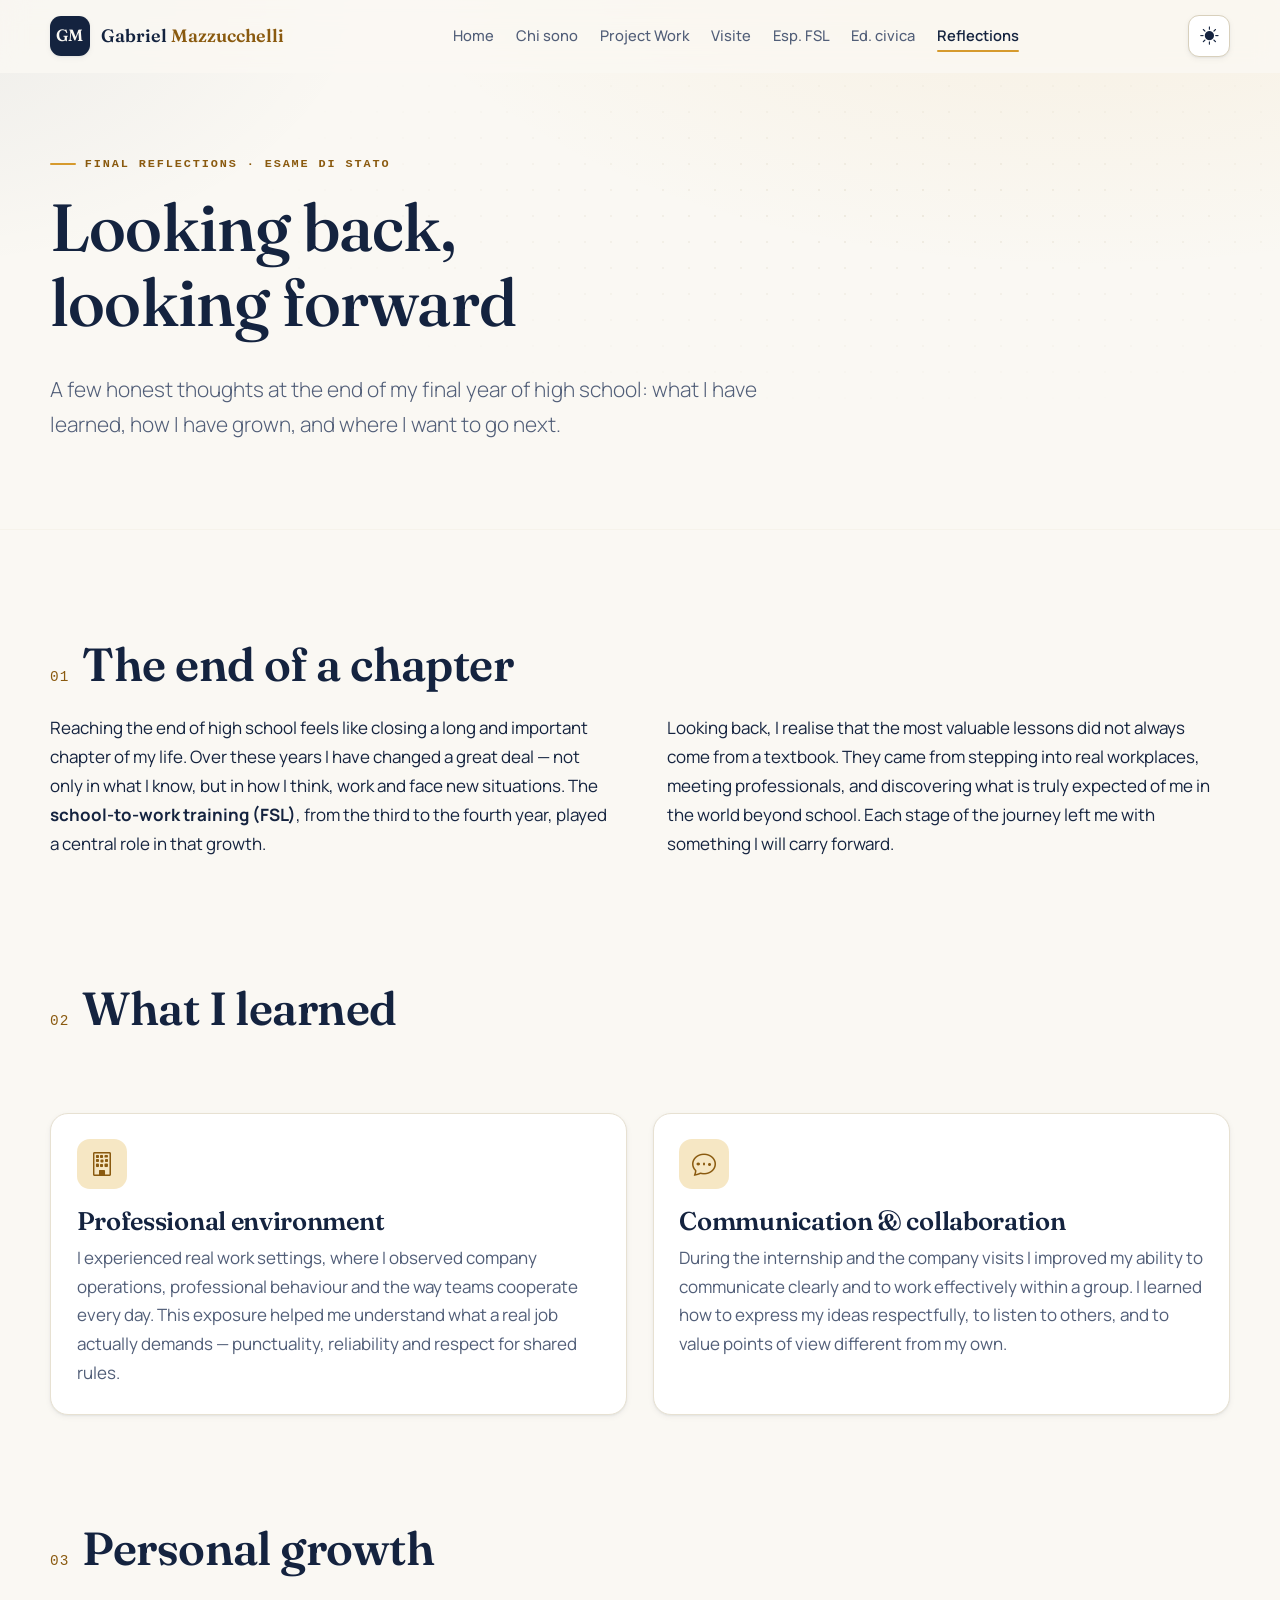
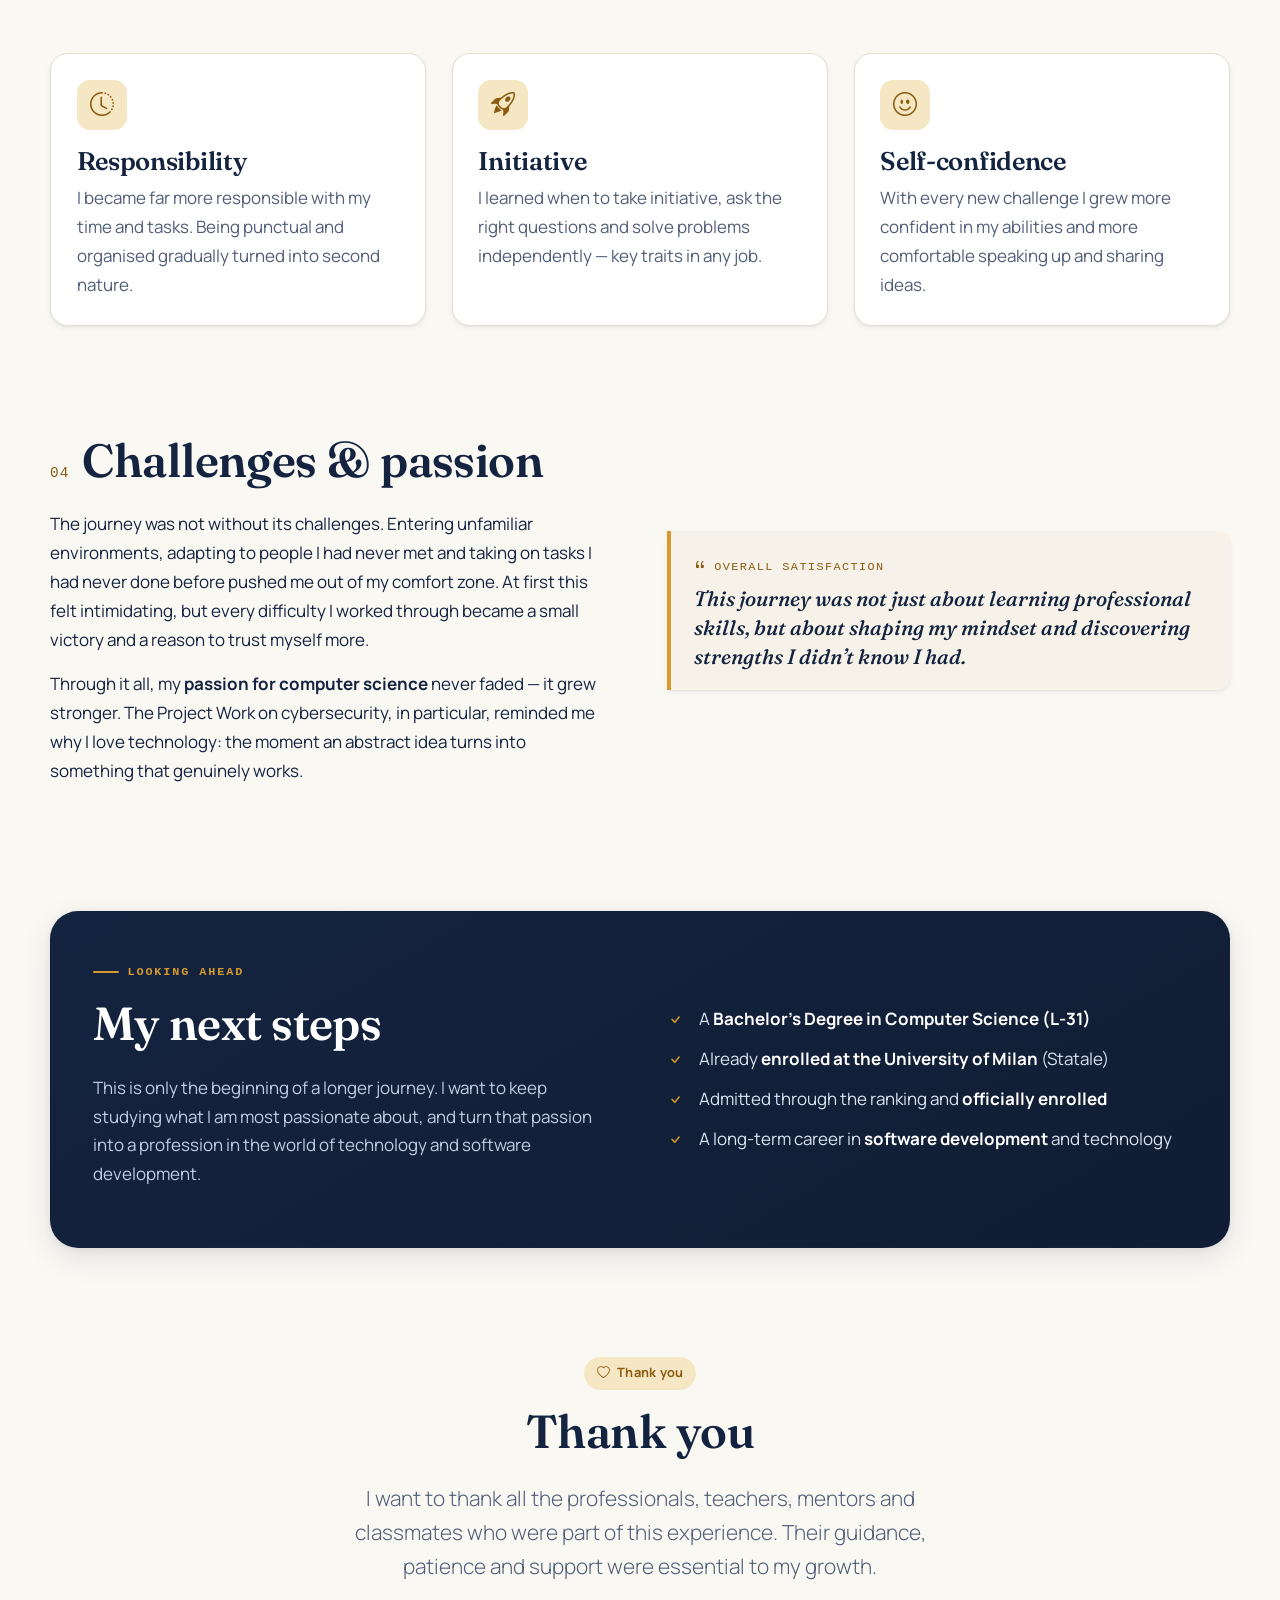
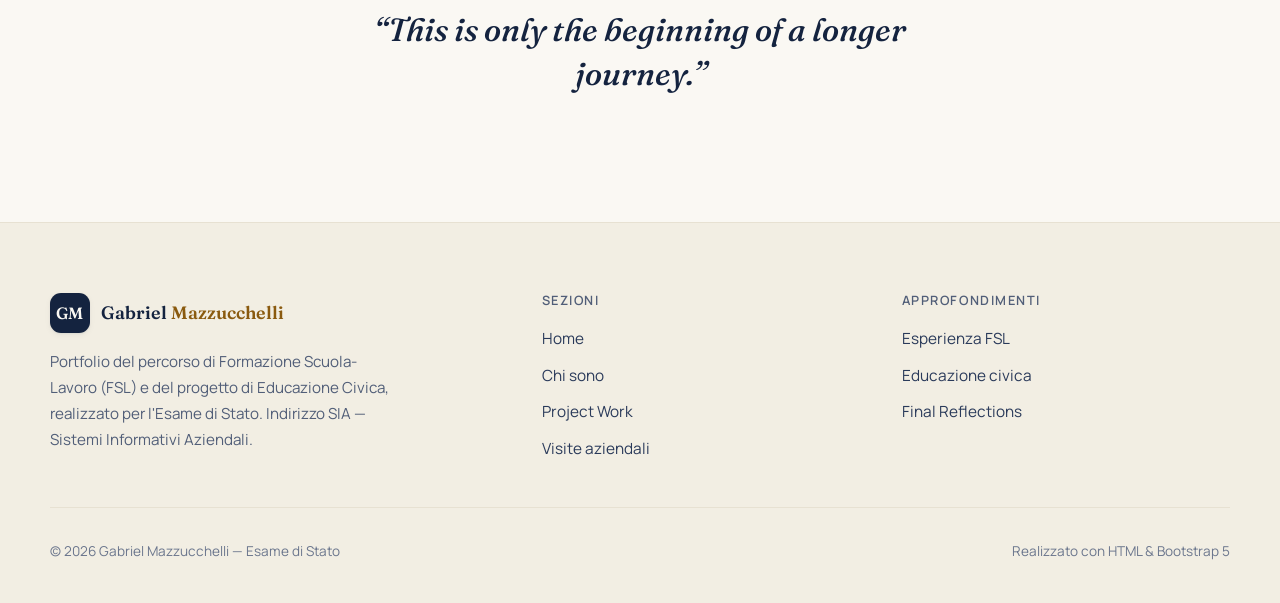
<file: final-reflections.html>
<!DOCTYPE html>
<!--
  Gabriel's Portfolio — pagina: Final Reflections (in inglese)
  Sito statico (HTML + CSS + Bootstrap 5) realizzato per l'Esame di Stato.
  Fogli condivisi: css/styles.css (stile e temi) e js/main.js (interazioni).
  Autore: Gabriel Mazzucchelli.
-->
<html lang="en" data-theme="light">
<head>
  <meta charset="UTF-8">
  <meta name="viewport" content="width=device-width, initial-scale=1">
  <title>Final Reflections — Gabriel's Portfolio</title>
  <meta name="description" content="Final reflections in English on the school-to-work (FSL) experience: professional environment, communication and collaboration, personal growth, challenges faced, passion for computer science and future goals in software development.">
  <meta name="author" content="Gabriel Mazzucchelli">
  <meta name="theme-color" content="#14233F">
  <meta property="og:type" content="website">
  <meta property="og:title" content="Final Reflections — Gabriel's Portfolio">
  <meta property="og:description" content="Final reflections in English on the school-to-work (FSL) experience: professional environment, communication and collaboration, personal growth, challenges faced, passion for computer science and future goals in software development.">
  <meta property="og:locale" content="en_US">
  <link rel="icon" href="img/favicon.svg" type="image/svg+xml">
  <!-- Script "anti-lampo": imposta subito il tema (chiaro/scuro) leggendo
       la preferenza salvata in localStorage o quella di sistema, PRIMA che
       la pagina venga disegnata, così si evita il lampo di colore al
       caricamento. Aggiunge anche la classe "js" (usata dal CSS per le animazioni). -->
  <script>(function(){try{var t=localStorage.getItem('gp-theme');if(!t){t=matchMedia('(prefers-color-scheme: dark)').matches?'dark':'light';}document.documentElement.setAttribute('data-theme',t);}catch(e){}document.documentElement.classList.add('js');})();</script>
  <link rel="preconnect" href="https://fonts.googleapis.com">
  <link rel="preconnect" href="https://fonts.gstatic.com" crossorigin>
  <link href="https://fonts.googleapis.com/css2?family=Fraunces:opsz,wght@9..144,400..700&family=Manrope:wght@400..800&display=swap" rel="stylesheet">
  <link href="https://cdn.jsdelivr.net/npm/bootstrap@5.3.3/dist/css/bootstrap.min.css" rel="stylesheet">
  <link href="https://cdn.jsdelivr.net/npm/bootstrap-icons@1.11.3/font/bootstrap-icons.min.css" rel="stylesheet">
  <link href="css/styles.css" rel="stylesheet">
</head>
<body>
  <a class="skip-link" href="#main">Salta al contenuto principale</a>
  <!-- NAVBAR condivisa fra tutte le pagine: logo, link alle sezioni,
       bottone del tema e menu per mobile. aria-current="page" marca la
       pagina attiva; lo "skip-link" qui sopra serve a saltare al contenuto
       usando la tastiera (accessibilità). -->
  <header class="site-nav">
    <nav class="nav-inner" aria-label="Navigazione principale">
      <a class="brand" href="index.html" aria-label="Gabriel Mazzucchelli — Home">
        <span class="brand-mark">GM</span>
        <span class="brand-name">Gabriel <span class="sur">Mazzucchelli</span></span>
      </a>
      <div class="nav-collapse" id="navMenu">
        <ul class="nav-links">
          <li><a href="index.html">Home</a></li>
          <li><a href="chi-sono.html">Chi sono</a></li>
          <li><a href="project-work.html">Project Work</a></li>
          <li><a href="visite-aziendali.html">Visite</a></li>
          <li><a href="esperienza-fsl.html">Esp. FSL</a></li>
          <li><a href="educazione-civica.html">Ed. civica</a></li>
          <li><a href="final-reflections.html" class="active" aria-current="page">Reflections</a></li>
        </ul>
      </div>
      <div class="nav-actions">
        <button class="theme-toggle" type="button" aria-label="Attiva il tema scuro">
          <i class="bi bi-sun-fill" aria-hidden="true"></i><i class="bi bi-moon-stars-fill" aria-hidden="true"></i>
        </button>
        <button class="nav-toggler" type="button" aria-label="Apri il menu di navigazione" aria-expanded="false" aria-controls="navMenu">
          <i class="bi bi-list" aria-hidden="true"></i>
        </button>
      </div>
    </nav>
  </header>
  <main id="main">
    <!-- PAGE HEADER -->
    <section class="section--tight">
      <div class="wrap">
        <div class="dot-grid" aria-hidden="true" style="opacity:.35;"></div>
        <p class="eyebrow reveal">Final Reflections &middot; Esame di Stato</p>
        <h1 class="reveal text-balance" data-delay="1" style="max-width:16ch;">Looking back, looking forward</h1>
        <p class="lead reveal mw-60" data-delay="2">
          A few honest thoughts at the end of my final year of high school: what I have learned, how I have grown,
          and where I want to go next.
        </p>
      </div>
    </section>

    <hr class="divider">

    <!-- 01 THE FINAL YEAR -->
    <section class="section">
      <div class="wrap">
        <div class="h-with-num reveal"><span class="num">01</span><h2>The end of a chapter</h2></div>
        <div class="split reveal" data-delay="1">
          <p>
            Reaching the end of high school feels like closing a long and important chapter of my life. Over these years
            I have changed a great deal — not only in what I know, but in how I think, work and face new situations. The
            <strong>school-to-work training (FSL)</strong>, from the third to the fourth year, played a central role in that growth.
          </p>
          <p>
            Looking back, I realise that the most valuable lessons did not always come from a textbook. They came from
            stepping into real workplaces, meeting professionals, and discovering what is truly expected of me in the
            world beyond school. Each stage of the journey left me with something I will carry forward.
          </p>
        </div>
      </div>
    </section>

    <!-- 02 WHAT I LEARNED -->
    <section class="section" style="padding-top:0;">
      <div class="wrap">
        <div class="h-with-num reveal"><span class="num">02</span><h2>What I learned</h2></div>
        <div class="card-grid cols-2 mt-section">
          <div class="card card-lift reveal" data-delay="1">
            <div class="card-ico"><i class="bi bi-building" aria-hidden="true"></i></div>
            <h3>Professional environment</h3>
            <p>
              I experienced real work settings, where I observed company operations, professional behaviour and the way
              teams cooperate every day. This exposure helped me understand what a real job actually demands — punctuality,
              reliability and respect for shared rules.
            </p>
          </div>
          <div class="card card-lift reveal" data-delay="2">
            <div class="card-ico"><i class="bi bi-chat-dots" aria-hidden="true"></i></div>
            <h3>Communication &amp; collaboration</h3>
            <p>
              During the internship and the company visits I improved my ability to communicate clearly and to work
              effectively within a group. I learned how to express my ideas respectfully, to listen to others, and to
              value points of view different from my own.
            </p>
          </div>
        </div>
      </div>
    </section>

    <!-- 03 PERSONAL GROWTH -->
    <section class="section" style="padding-top:0;">
      <div class="wrap">
        <div class="h-with-num reveal"><span class="num">03</span><h2>Personal growth</h2></div>
        <div class="card-grid cols-3 mt-section">
          <div class="card card-lift reveal" data-delay="1">
            <div class="card-ico"><i class="bi bi-clock-history" aria-hidden="true"></i></div>
            <h3>Responsibility</h3>
            <p>I became far more responsible with my time and tasks. Being punctual and organised gradually turned into second nature.</p>
          </div>
          <div class="card card-lift reveal" data-delay="2">
            <div class="card-ico"><i class="bi bi-rocket-takeoff" aria-hidden="true"></i></div>
            <h3>Initiative</h3>
            <p>I learned when to take initiative, ask the right questions and solve problems independently — key traits in any job.</p>
          </div>
          <div class="card card-lift reveal" data-delay="3">
            <div class="card-ico"><i class="bi bi-emoji-smile" aria-hidden="true"></i></div>
            <h3>Self&#8209;confidence</h3>
            <p>With every new challenge I grew more confident in my abilities and more comfortable speaking up and sharing ideas.</p>
          </div>
        </div>
      </div>
    </section>

    <!-- 04 CHALLENGES & PASSION -->
    <section class="section" style="padding-top:0;">
      <div class="wrap">
        <div class="split">
          <div class="reveal">
            <div class="h-with-num"><span class="num">04</span><h2>Challenges &amp; passion</h2></div>
            <p>
              The journey was not without its challenges. Entering unfamiliar environments, adapting to people I had never
              met and taking on tasks I had never done before pushed me out of my comfort zone. At first this felt
              intimidating, but every difficulty I worked through became a small victory and a reason to trust myself more.
            </p>
            <p>
              Through it all, my <strong>passion for computer science</strong> never faded — it grew stronger. The Project Work
              on cybersecurity, in particular, reminded me why I love technology: the moment an abstract idea turns into
              something that genuinely works.
            </p>
          </div>
          <div class="reveal" data-delay="1">
            <blockquote class="callout" style="border-left-width:4px;">
              <span class="co-label"><i class="bi bi-quote" aria-hidden="true"></i> Overall satisfaction</span>
              <p class="quote" style="font-size:1.3rem;">This journey was not just about learning professional skills, but about shaping my mindset and discovering strengths I didn&rsquo;t know I had.</p>
            </blockquote>
          </div>
        </div>
      </div>
    </section>

    <!-- 05 LOOKING AHEAD -->
    <section class="section" style="padding-top:0;">
      <div class="wrap">
        <div class="panel panel--ink reveal">
          <div class="split" style="align-items:center;">
            <div>
              <p class="eyebrow" style="color:var(--accent);">Looking ahead</p>
              <h2>My next steps</h2>
              <p>
                This is only the beginning of a longer journey. I want to keep studying what I am most passionate about, and
                turn that passion into a profession in the world of technology and software development.
              </p>
            </div>
            <div>
              <ul class="check-list">
                <li>A <strong>Bachelor&rsquo;s Degree in Computer Science (L&#8209;31)</strong></li>
                <li>Already <strong>enrolled at the University of Milan</strong> (Statale)</li>
                <li>Admitted through the ranking and <strong>officially enrolled</strong></li>
                <li>A long&#8209;term career in <strong>software development</strong> and technology</li>
              </ul>
            </div>
          </div>
        </div>
      </div>
    </section>

    <!-- THANK YOU -->
    <section class="section" style="padding-top:0;">
      <div class="wrap">
        <div class="reveal" style="text-align:center;max-width:60ch;margin-inline:auto;">
          <span class="pill" style="margin-bottom:1rem;"><i class="bi bi-heart" aria-hidden="true"></i> Thank you</span>
          <h2 class="text-balance">Thank you</h2>
          <p class="lead">
            I want to thank all the professionals, teachers, mentors and classmates who were part of this experience.
            Their guidance, patience and support were essential to my growth.
          </p>
          <p class="quote" style="margin-top:1.5rem;">&ldquo;This is only the beginning of a longer journey.&rdquo;</p>
        </div>
      </div>
    </section>

  </main>
  <!-- FOOTER condiviso: presentazione, mappa delle sezioni e riga finale.
       L'anno del copyright (data-year) viene inserito dal JavaScript. -->
  <footer class="site-footer">
    <div class="wrap">
      <div class="footer-grid">
        <div class="footer-about">
          <a class="brand" href="index.html" aria-label="Gabriel Mazzucchelli — Home">
            <span class="brand-mark">GM</span>
            <span class="brand-name">Gabriel <span>Mazzucchelli</span></span>
          </a>
          <p>Portfolio del percorso di Formazione Scuola-Lavoro (FSL) e del progetto di Educazione Civica, realizzato per l'Esame di Stato. Indirizzo SIA — Sistemi Informativi Aziendali.</p>
        </div>
        <div>
          <h4>Sezioni</h4>
          <ul class="footer-links">
          <li><a href="index.html">Home</a></li>
          <li><a href="chi-sono.html">Chi sono</a></li>
          <li><a href="project-work.html">Project Work</a></li>
          <li><a href="visite-aziendali.html">Visite aziendali</a></li>
          </ul>
        </div>
        <div>
          <h4>Approfondimenti</h4>
          <ul class="footer-links">
          <li><a href="esperienza-fsl.html">Esperienza FSL</a></li>
          <li><a href="educazione-civica.html">Educazione civica</a></li>
          <li><a href="final-reflections.html">Final Reflections</a></li>
          </ul>
        </div>
      </div>
      <div class="footer-bottom">
        <span>&copy; <span data-year>2025</span> Gabriel Mazzucchelli — Esame di Stato</span>
        <span>Realizzato con HTML &amp; Bootstrap 5</span>
      </div>
    </div>
  </footer>
  <script src="https://cdn.jsdelivr.net/npm/bootstrap@5.3.3/dist/js/bootstrap.bundle.min.js"></script>
  <script src="js/main.js"></script>
</body>
</html>
</file>
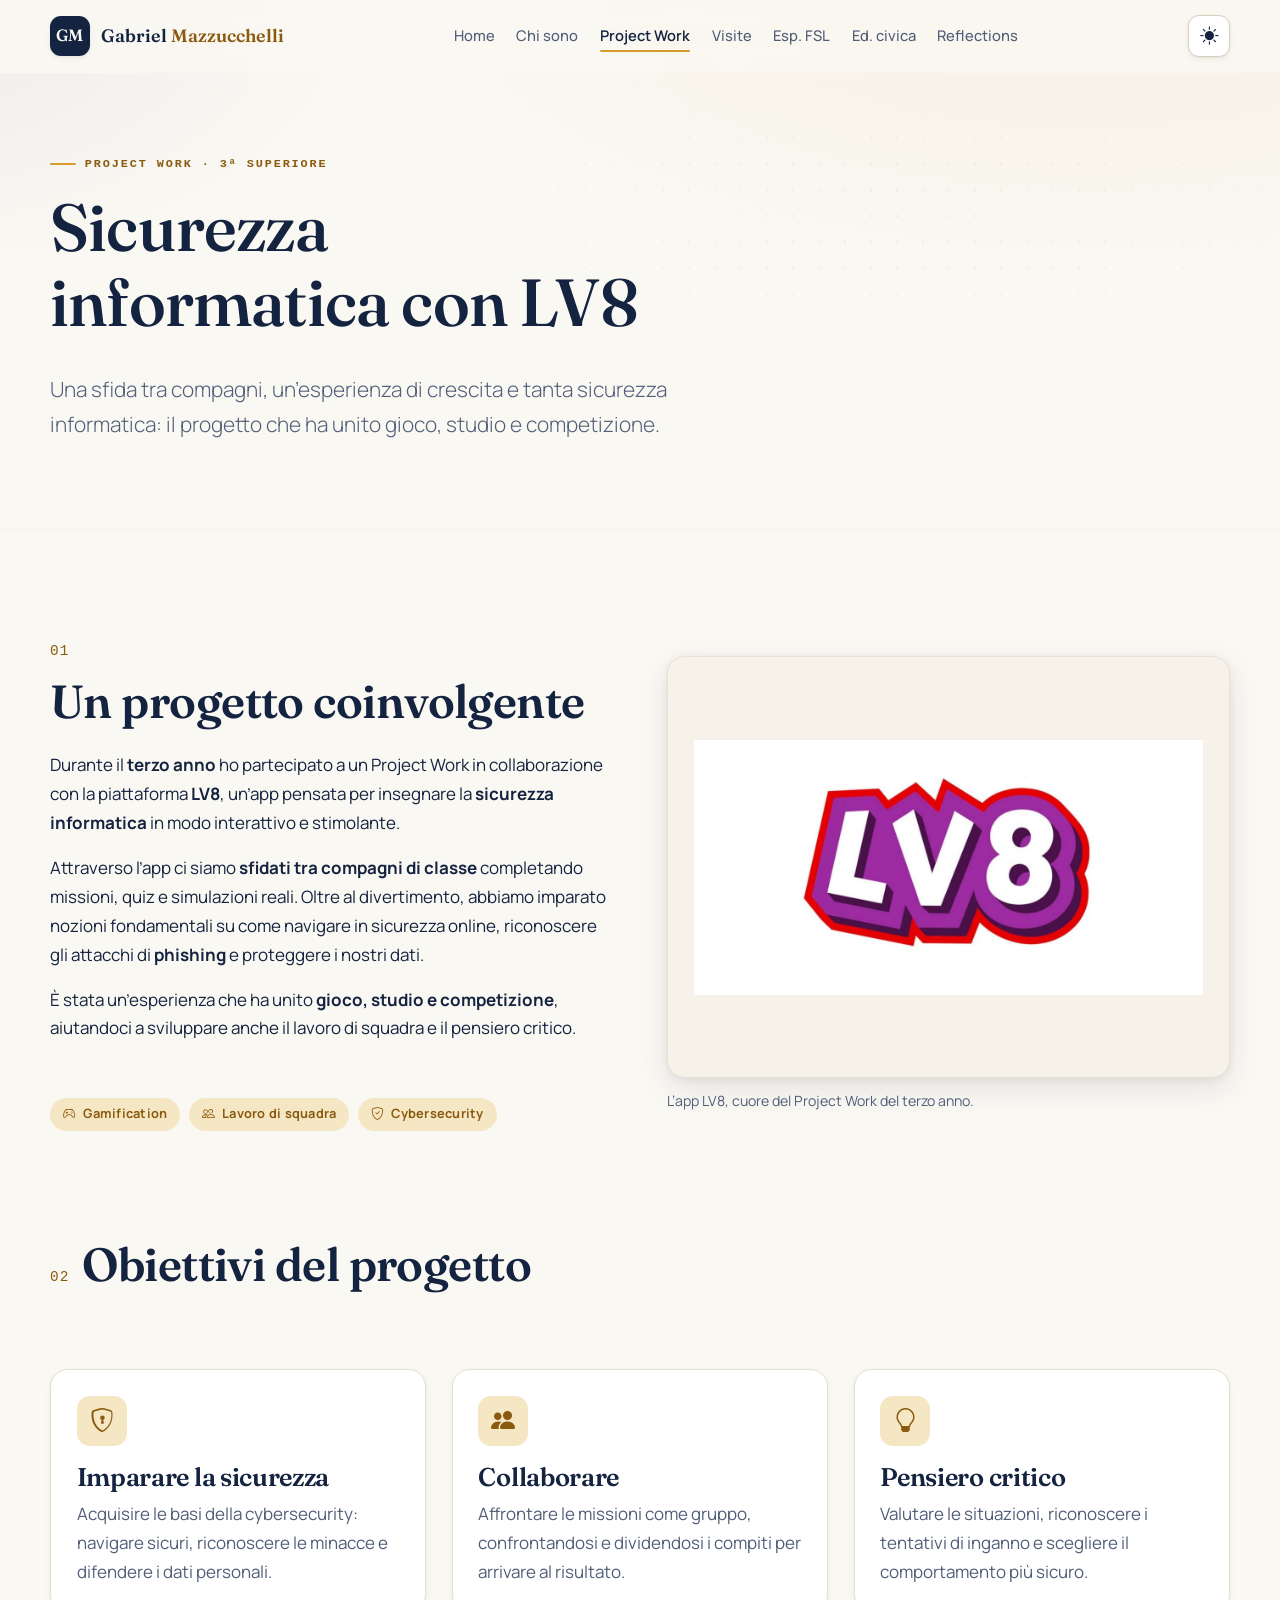
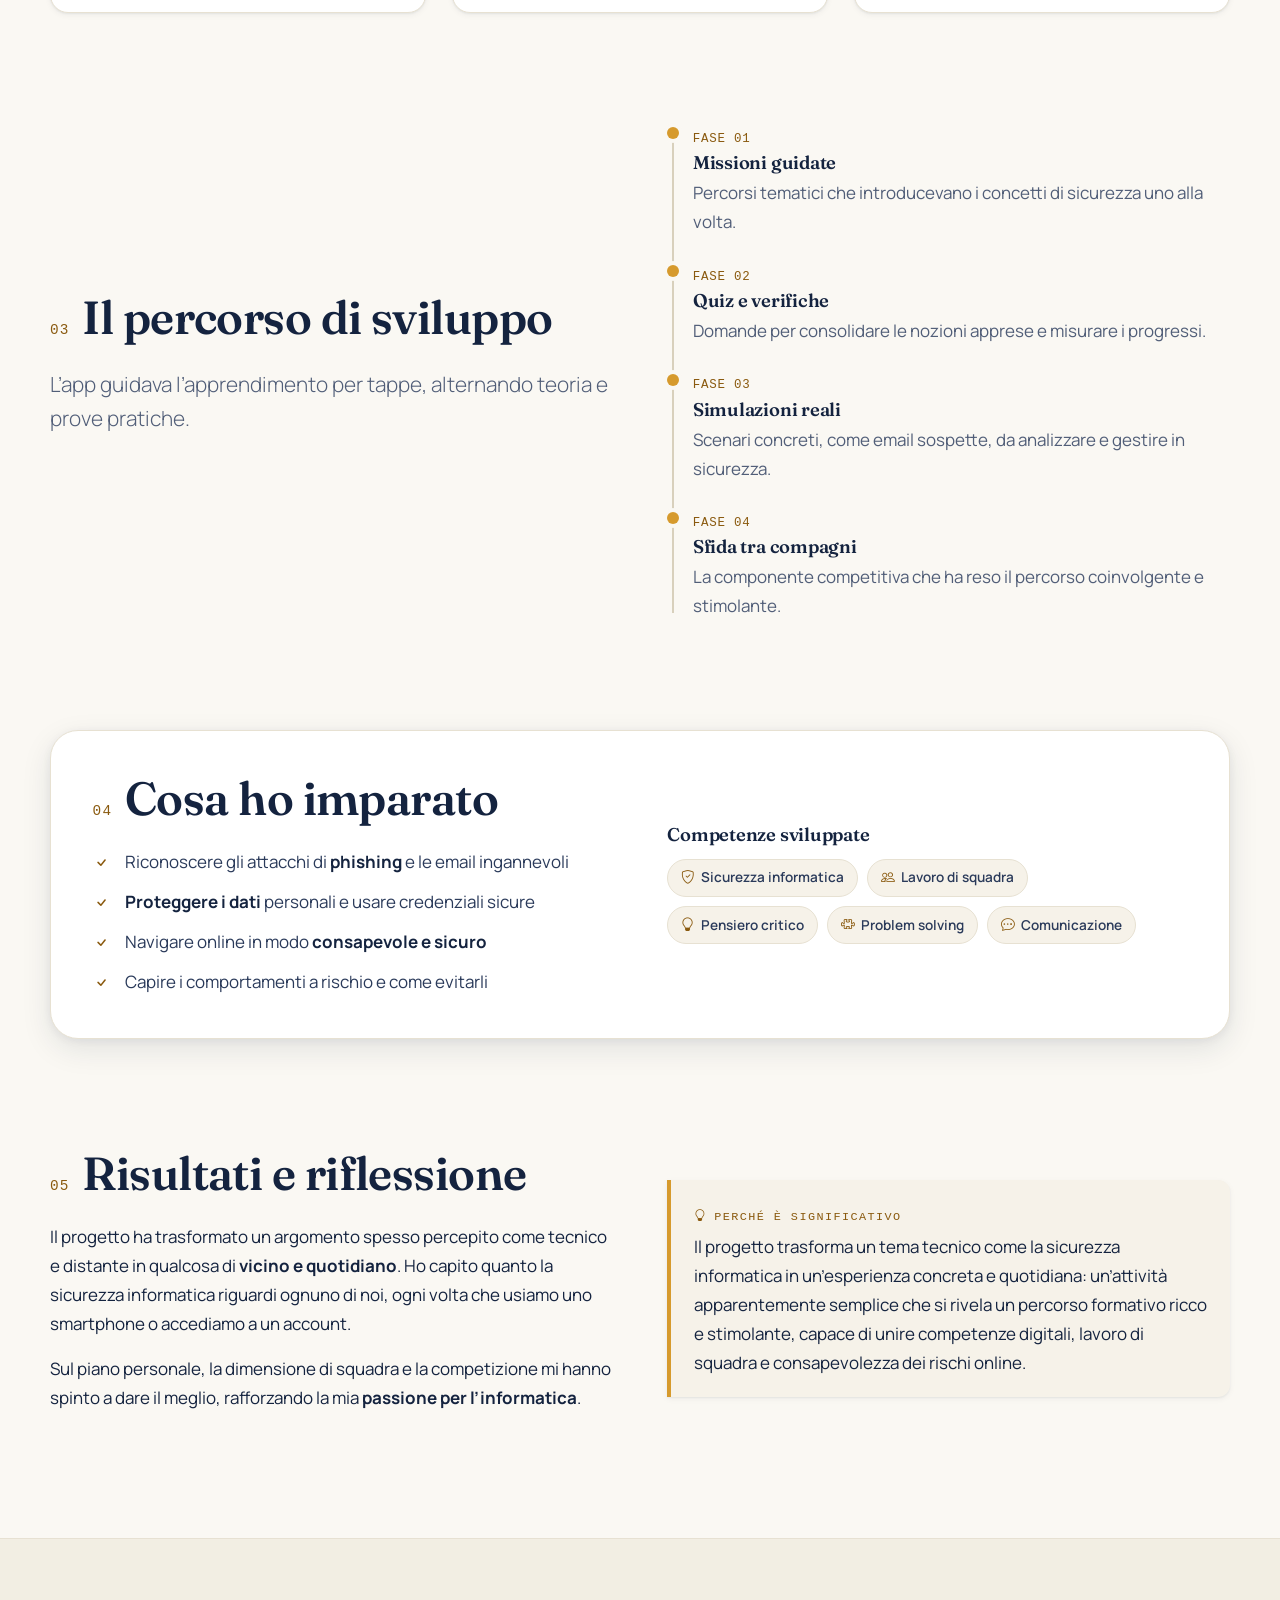
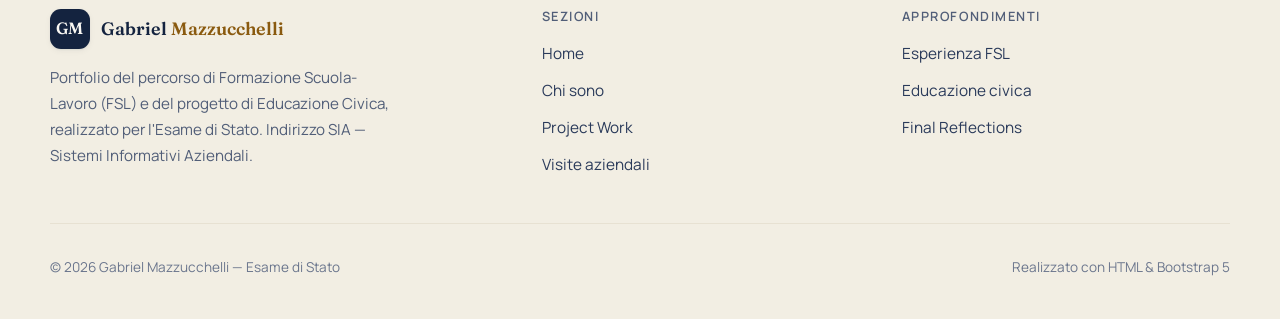
<file: project-work.html>
<!DOCTYPE html>
<!--
  Gabriel's Portfolio — pagina: Project Work — app LV8
  Sito statico (HTML + CSS + Bootstrap 5) realizzato per l'Esame di Stato.
  Fogli condivisi: css/styles.css (stile e temi) e js/main.js (interazioni).
  Autore: Gabriel Mazzucchelli.
-->
<html lang="it" data-theme="light">
<head>
  <meta charset="UTF-8">
  <meta name="viewport" content="width=device-width, initial-scale=1">
  <title>Project Work — Gabriel's Portfolio</title>
  <meta name="description" content="Il Project Work del terzo anno: sicurezza informatica con l'app LV8. Obiettivi, percorso di sviluppo, competenze acquisite e risultati raggiunti tra gioco, studio e competizione.">
  <meta name="author" content="Gabriel Mazzucchelli">
  <meta name="theme-color" content="#14233F">
  <meta property="og:type" content="website">
  <meta property="og:title" content="Project Work — Gabriel's Portfolio">
  <meta property="og:description" content="Il Project Work del terzo anno: sicurezza informatica con l'app LV8. Obiettivi, percorso di sviluppo, competenze acquisite e risultati raggiunti tra gioco, studio e competizione.">
  <meta property="og:locale" content="it_IT">
  <link rel="icon" href="img/favicon.svg" type="image/svg+xml">
  <!-- Script "anti-lampo": imposta subito il tema (chiaro/scuro) leggendo
       la preferenza salvata in localStorage o quella di sistema, PRIMA che
       la pagina venga disegnata, così si evita il lampo di colore al
       caricamento. Aggiunge anche la classe "js" (usata dal CSS per le animazioni). -->
  <script>(function(){try{var t=localStorage.getItem('gp-theme');if(!t){t=matchMedia('(prefers-color-scheme: dark)').matches?'dark':'light';}document.documentElement.setAttribute('data-theme',t);}catch(e){}document.documentElement.classList.add('js');})();</script>
  <link rel="preconnect" href="https://fonts.googleapis.com">
  <link rel="preconnect" href="https://fonts.gstatic.com" crossorigin>
  <link href="https://fonts.googleapis.com/css2?family=Fraunces:opsz,wght@9..144,400..700&family=Manrope:wght@400..800&display=swap" rel="stylesheet">
  <link href="https://cdn.jsdelivr.net/npm/bootstrap@5.3.3/dist/css/bootstrap.min.css" rel="stylesheet">
  <link href="https://cdn.jsdelivr.net/npm/bootstrap-icons@1.11.3/font/bootstrap-icons.min.css" rel="stylesheet">
  <link href="css/styles.css" rel="stylesheet">
</head>
<body>
  <a class="skip-link" href="#main">Salta al contenuto principale</a>
  <!-- NAVBAR condivisa fra tutte le pagine: logo, link alle sezioni,
       bottone del tema e menu per mobile. aria-current="page" marca la
       pagina attiva; lo "skip-link" qui sopra serve a saltare al contenuto
       usando la tastiera (accessibilità). -->
  <header class="site-nav">
    <nav class="nav-inner" aria-label="Navigazione principale">
      <a class="brand" href="index.html" aria-label="Gabriel Mazzucchelli — Home">
        <span class="brand-mark">GM</span>
        <span class="brand-name">Gabriel <span class="sur">Mazzucchelli</span></span>
      </a>
      <div class="nav-collapse" id="navMenu">
        <ul class="nav-links">
          <li><a href="index.html">Home</a></li>
          <li><a href="chi-sono.html">Chi sono</a></li>
          <li><a href="project-work.html" class="active" aria-current="page">Project Work</a></li>
          <li><a href="visite-aziendali.html">Visite</a></li>
          <li><a href="esperienza-fsl.html">Esp. FSL</a></li>
          <li><a href="educazione-civica.html">Ed. civica</a></li>
          <li><a href="final-reflections.html">Reflections</a></li>
        </ul>
      </div>
      <div class="nav-actions">
        <button class="theme-toggle" type="button" aria-label="Attiva il tema scuro">
          <i class="bi bi-sun-fill" aria-hidden="true"></i><i class="bi bi-moon-stars-fill" aria-hidden="true"></i>
        </button>
        <button class="nav-toggler" type="button" aria-label="Apri il menu di navigazione" aria-expanded="false" aria-controls="navMenu">
          <i class="bi bi-list" aria-hidden="true"></i>
        </button>
      </div>
    </nav>
  </header>
  <main id="main">
    <!-- PAGE HEADER -->
    <section class="section--tight">
      <div class="wrap">
        <div class="dot-grid" aria-hidden="true" style="opacity:.35;"></div>
        <p class="eyebrow reveal">Project Work &middot; 3&ordf; Superiore</p>
        <h1 class="reveal text-balance" data-delay="1" style="max-width:16ch;">Sicurezza informatica con LV8</h1>
        <p class="lead reveal mw-60" data-delay="2">
          Una sfida tra compagni, un&rsquo;esperienza di crescita e tanta sicurezza informatica:
          il progetto che ha unito gioco, studio e competizione.
        </p>
      </div>
    </section>

    <hr class="divider">

    <!-- INTRO + LOGO -->
    <section class="section">
      <div class="wrap">
        <div class="split">
          <div>
            <div class="h-with-num reveal"><span class="num">01</span><h2>Un progetto coinvolgente</h2></div>
            <p class="reveal" data-delay="1">
              Durante il <strong>terzo anno</strong> ho partecipato a un Project Work in collaborazione con la
              piattaforma <strong>LV8</strong>, un&rsquo;app pensata per insegnare la <strong>sicurezza
              informatica</strong> in modo interattivo e stimolante.
            </p>
            <p class="reveal" data-delay="1">
              Attraverso l&rsquo;app ci siamo <strong>sfidati tra compagni di classe</strong> completando missioni,
              quiz e simulazioni reali. Oltre al divertimento, abbiamo imparato nozioni fondamentali su come navigare
              in sicurezza online, riconoscere gli attacchi di <strong>phishing</strong> e proteggere i nostri dati.
            </p>
            <p class="reveal" data-delay="2">
              È stata un&rsquo;esperienza che ha unito <strong>gioco, studio e competizione</strong>, aiutandoci a
              sviluppare anche il lavoro di squadra e il pensiero critico.
            </p>
            <div class="tag-row reveal mt-section" data-delay="2">
              <span class="pill"><i class="bi bi-controller" aria-hidden="true"></i> Gamification</span>
              <span class="pill"><i class="bi bi-people" aria-hidden="true"></i> Lavoro di squadra</span>
              <span class="pill"><i class="bi bi-shield-check" aria-hidden="true"></i> Cybersecurity</span>
            </div>
          </div>
          <div class="reveal" data-delay="1">
            <figure class="media-frame contain" style="aspect-ratio:4/3;">
              <img src="img/lv8.jpg" alt="Logo dell'applicazione LV8 per la sicurezza informatica">
            </figure>
            <figcaption>L&rsquo;app LV8, cuore del Project Work del terzo anno.</figcaption>
          </div>
        </div>
      </div>
    </section>

    <!-- OBIETTIVI -->
    <section class="section" style="padding-top:0;">
      <div class="wrap">
        <div class="h-with-num reveal"><span class="num">02</span><h2>Obiettivi del progetto</h2></div>
        <div class="card-grid cols-3 mt-section">
          <div class="card card-lift reveal" data-delay="1">
            <div class="card-ico"><i class="bi bi-shield-lock" aria-hidden="true"></i></div>
            <h3>Imparare la sicurezza</h3>
            <p>Acquisire le basi della cybersecurity: navigare sicuri, riconoscere le minacce e difendere i dati personali.</p>
          </div>
          <div class="card card-lift reveal" data-delay="2">
            <div class="card-ico"><i class="bi bi-people-fill" aria-hidden="true"></i></div>
            <h3>Collaborare</h3>
            <p>Affrontare le missioni come gruppo, confrontandosi e dividendosi i compiti per arrivare al risultato.</p>
          </div>
          <div class="card card-lift reveal" data-delay="3">
            <div class="card-ico"><i class="bi bi-lightbulb" aria-hidden="true"></i></div>
            <h3>Pensiero critico</h3>
            <p>Valutare le situazioni, riconoscere i tentativi di inganno e scegliere il comportamento più sicuro.</p>
          </div>
        </div>
      </div>
    </section>

    <!-- PROCESSO -->
    <section class="section" style="padding-top:0;">
      <div class="wrap">
        <div class="split">
          <div>
            <div class="h-with-num reveal"><span class="num">03</span><h2>Il percorso di sviluppo</h2></div>
            <p class="lead reveal mw-60" data-delay="1">L&rsquo;app guidava l&rsquo;apprendimento per tappe, alternando teoria e prove pratiche.</p>
          </div>
          <div class="reveal" data-delay="1">
            <div class="timeline">
              <div class="tl-item">
                <span class="tl-when">FASE 01</span>
                <h4>Missioni guidate</h4>
                <p>Percorsi tematici che introducevano i concetti di sicurezza uno alla volta.</p>
              </div>
              <div class="tl-item">
                <span class="tl-when">FASE 02</span>
                <h4>Quiz e verifiche</h4>
                <p>Domande per consolidare le nozioni apprese e misurare i progressi.</p>
              </div>
              <div class="tl-item">
                <span class="tl-when">FASE 03</span>
                <h4>Simulazioni reali</h4>
                <p>Scenari concreti, come email sospette, da analizzare e gestire in sicurezza.</p>
              </div>
              <div class="tl-item">
                <span class="tl-when">FASE 04</span>
                <h4>Sfida tra compagni</h4>
                <p>La componente competitiva che ha reso il percorso coinvolgente e stimolante.</p>
              </div>
            </div>
          </div>
        </div>
      </div>
    </section>

    <!-- COSA HO IMPARATO + COMPETENZE -->
    <section class="section" style="padding-top:0;">
      <div class="wrap">
        <div class="panel reveal">
          <div class="split">
            <div>
              <div class="h-with-num"><span class="num">04</span><h2 style="font-size:clamp(1.5rem,1.2rem+1vw,2rem);">Cosa ho imparato</h2></div>
              <ul class="check-list">
                <li>Riconoscere gli attacchi di <strong>phishing</strong> e le email ingannevoli</li>
                <li><strong>Proteggere i dati</strong> personali e usare credenziali sicure</li>
                <li>Navigare online in modo <strong>consapevole e sicuro</strong></li>
                <li>Capire i comportamenti a rischio e come evitarli</li>
              </ul>
            </div>
            <div>
              <h3 style="font-size:1.15rem;margin-bottom:.8rem;">Competenze sviluppate</h3>
              <div class="tag-row">
                <span class="tag"><i class="bi bi-shield-check" aria-hidden="true"></i> Sicurezza informatica</span>
                <span class="tag"><i class="bi bi-people" aria-hidden="true"></i> Lavoro di squadra</span>
                <span class="tag"><i class="bi bi-lightbulb" aria-hidden="true"></i> Pensiero critico</span>
                <span class="tag"><i class="bi bi-puzzle" aria-hidden="true"></i> Problem solving</span>
                <span class="tag"><i class="bi bi-chat-dots" aria-hidden="true"></i> Comunicazione</span>
              </div>
            </div>
          </div>
        </div>
      </div>
    </section>

    <!-- RISULTATI / RIFLESSIONE -->
    <section class="section" style="padding-top:0;">
      <div class="wrap">
        <div class="split" style="align-items:center;">
          <div class="reveal">
            <div class="h-with-num"><span class="num">05</span><h2>Risultati e riflessione</h2></div>
            <p>
              Il progetto ha trasformato un argomento spesso percepito come tecnico e distante in qualcosa di
              <strong>vicino e quotidiano</strong>. Ho capito quanto la sicurezza informatica riguardi ognuno di noi,
              ogni volta che usiamo uno smartphone o accediamo a un account.
            </p>
            <p>
              Sul piano personale, la dimensione di squadra e la competizione mi hanno spinto a dare il meglio,
              rafforzando la mia <strong>passione per l&rsquo;informatica</strong>.
            </p>
          </div>
          <div class="reveal" data-delay="1">
            <!-- Riquadro di sintesi neutro (descrizione del progetto, non una
                 citazione personale): reso come paragrafo normale e non in stile
                 "quote", così non sembra un'opinione virgolettata. -->
            <div class="callout">
              <span class="co-label"><i class="bi bi-lightbulb" aria-hidden="true"></i> Perch&eacute; &egrave; significativo</span>
              <p style="margin-bottom:0;">Il progetto trasforma un tema tecnico come la sicurezza informatica in un&rsquo;esperienza concreta e quotidiana: un&rsquo;attivit&agrave; apparentemente semplice che si rivela un percorso formativo ricco e stimolante, capace di unire competenze digitali, lavoro di squadra e consapevolezza dei rischi online.</p>
            </div>
          </div>
        </div>
      </div>
    </section>

  </main>
  <!-- FOOTER condiviso: presentazione, mappa delle sezioni e riga finale.
       L'anno del copyright (data-year) viene inserito dal JavaScript. -->
  <footer class="site-footer">
    <div class="wrap">
      <div class="footer-grid">
        <div class="footer-about">
          <a class="brand" href="index.html" aria-label="Gabriel Mazzucchelli — Home">
            <span class="brand-mark">GM</span>
            <span class="brand-name">Gabriel <span>Mazzucchelli</span></span>
          </a>
          <p>Portfolio del percorso di Formazione Scuola-Lavoro (FSL) e del progetto di Educazione Civica, realizzato per l'Esame di Stato. Indirizzo SIA — Sistemi Informativi Aziendali.</p>
        </div>
        <div>
          <h4>Sezioni</h4>
          <ul class="footer-links">
          <li><a href="index.html">Home</a></li>
          <li><a href="chi-sono.html">Chi sono</a></li>
          <li><a href="project-work.html">Project Work</a></li>
          <li><a href="visite-aziendali.html">Visite aziendali</a></li>
          </ul>
        </div>
        <div>
          <h4>Approfondimenti</h4>
          <ul class="footer-links">
          <li><a href="esperienza-fsl.html">Esperienza FSL</a></li>
          <li><a href="educazione-civica.html">Educazione civica</a></li>
          <li><a href="final-reflections.html">Final Reflections</a></li>
          </ul>
        </div>
      </div>
      <div class="footer-bottom">
        <span>&copy; <span data-year>2025</span> Gabriel Mazzucchelli — Esame di Stato</span>
        <span>Realizzato con HTML &amp; Bootstrap 5</span>
      </div>
    </div>
  </footer>
  <script src="https://cdn.jsdelivr.net/npm/bootstrap@5.3.3/dist/js/bootstrap.bundle.min.js"></script>
  <script src="js/main.js"></script>
</body>
</html>
</file>
<file: css/styles.css>
/* ============================================================
   Gabriel's Portfolio — Design System
   Aesthetic: refined editorial / technical
   Type: Fraunces (display) + Manrope (body)
   Palette: navy ink + amber accent on warm paper / deep navy
   Author build: shared across all pages
   ============================================================ */

/* ---------- Design tokens ---------- */
:root {
  /* Surfaces & ink — light theme */
  --paper:        #FAF8F3;
  --paper-2:      #F2EEE3;
  --surface:      #FFFFFF;
  --surface-2:    #F6F2E9;
  --ink:          #14233F;
  --ink-700:      #2A3A5A;
  --muted:        #515E78;
  --muted-2:      #6B768D;

  /* Accent (amber/gold) — non-text use + dark-text-on-accent */
  --accent:       #D69A2D;
  --accent-soft:  #F6E7C4;
  --accent-ink:   #8A5A0F;   /* AA-safe amber-bronze for small accent text on light */

  /* Lines & shadows */
  --line:         #E7E1D2;
  --line-strong:  #D8D0BC;
  --shadow-sm:    0 1px 2px rgba(20,35,63,.06), 0 2px 6px rgba(20,35,63,.05);
  --shadow:       0 10px 30px rgba(20,35,63,.10), 0 2px 8px rgba(20,35,63,.06);
  --shadow-lg:    0 30px 70px rgba(20,35,63,.16), 0 8px 24px rgba(20,35,63,.08);

  /* Typography */
  --font-display: "Fraunces", Georgia, "Times New Roman", serif;
  --font-body:    "Manrope", -apple-system, BlinkMacSystemFont, "Segoe UI", system-ui, sans-serif;
  --font-mono:    ui-monospace, SFMono-Regular, "SF Mono", Menlo, Consolas, monospace;

  /* Shape & rhythm */
  --radius:       18px;
  --radius-sm:    12px;
  --radius-lg:    28px;
  --maxw:         1180px;
  --nav-h:        72px;

  --bg-grad: radial-gradient(1200px 600px at 85% -10%, rgba(214,154,45,.10), transparent 60%),
             radial-gradient(900px 500px at -10% 0%, rgba(20,35,63,.06), transparent 55%);
}

/* ---------- Tema scuro ----------
   Gestione del tema: il tema NON cambia le singole regole, ma solo i
   VALORI delle variabili qui sotto. Quando su <html> è presente
   l'attributo data-theme="dark" (impostato dallo script anti-lampo e dal
   pulsante in alto a destra, vedi js/main.js), il browser usa questi
   valori al posto di quelli del tema chiaro: in un colpo solo tutto il
   sito — sfondi, testi, bordi, ombre — passa alla palette notturna. */
html[data-theme="dark"] {
  --paper:        #0B1426;
  --paper-2:      #0E1A30;
  --surface:      #111F38;
  --surface-2:    #16284A;
  --ink:          #EAF1FB;
  --ink-700:      #C7D3E6;
  --muted:        #9DAAC4;
  --muted-2:      #8593AE;

  --accent:       #F0B84A;
  --accent-soft:  #2A3354;
  --accent-ink:   #F0B84A;

  --line:         #213352;
  --line-strong:  #2E4262;
  --shadow-sm:    0 1px 2px rgba(0,0,0,.30);
  --shadow:       0 14px 34px rgba(0,0,0,.42);
  --shadow-lg:    0 34px 80px rgba(0,0,0,.55);

  --bg-grad: radial-gradient(1200px 600px at 85% -10%, rgba(240,184,74,.10), transparent 60%),
             radial-gradient(900px 520px at -10% 0%, rgba(90,140,220,.10), transparent 55%);
}

/* ---------- Reset & base ---------- */
*, *::before, *::after { box-sizing: border-box; }

html { scroll-behavior: smooth; -webkit-text-size-adjust: 100%; }

body {
  margin: 0;
  font-family: var(--font-body);
  font-size: 1.0625rem;
  line-height: 1.7;
  color: var(--ink);
  background-color: var(--paper);
  background-image: var(--bg-grad);
  background-attachment: fixed;
  -webkit-font-smoothing: antialiased;
  text-rendering: optimizeLegibility;
  transition: background-color .4s ease, color .4s ease;
}

img, video, svg { max-width: 100%; display: block; }
a { color: inherit; text-decoration: none; }

::selection { background: var(--accent); color: #1b1402; }

/* Headings */
h1, h2, h3, h4 {
  font-family: var(--font-display);
  font-weight: 600;
  line-height: 1.12;
  letter-spacing: -0.012em;
  color: var(--ink);
  margin: 0 0 .5em;
  font-optical-sizing: auto;
}
h1 { font-size: clamp(2.3rem, 1.6rem + 3.2vw, 4.2rem); font-weight: 540; }
h2 { font-size: clamp(1.8rem, 1.3rem + 2vw, 2.9rem); }
h3 { font-size: clamp(1.25rem, 1.05rem + .8vw, 1.6rem); }
h4 { font-size: 1.15rem; }
p  { margin: 0 0 1rem; }
strong { color: var(--ink); font-weight: 700; }

.lead { font-size: clamp(1.1rem, 1rem + .4vw, 1.3rem); color: var(--muted); line-height: 1.65; }
.muted { color: var(--muted); }

/* ---------- Layout ---------- */
.wrap { width: min(var(--maxw), calc(100% - 2.5rem)); margin-inline: auto; }
.section { padding: clamp(3.5rem, 2rem + 6vw, 7rem) 0; }
.section--tight { padding: clamp(2.5rem, 1.5rem + 4vw, 4.5rem) 0; }
.divider { height: 1px; background: var(--line); border: 0; margin: 0; }

.eyebrow {
  display: inline-flex; align-items: center; gap: .55rem;
  font-family: var(--font-mono);
  font-size: .74rem; font-weight: 600;
  letter-spacing: .16em; text-transform: uppercase;
  color: var(--accent-ink);
  margin: 0 0 1rem;
}
.eyebrow::before {
  content: ""; width: 26px; height: 2px; background: var(--accent); border-radius: 2px;
}

.section-head { max-width: 60ch; margin-bottom: clamp(1.75rem, 1rem + 2vw, 3rem); }
.section-head .lead { margin-top: .6rem; }

.index-tag {
  font-family: var(--font-mono); font-size: .8rem; letter-spacing: .1em;
  color: var(--muted-2);
}

/* gradient/accent text */
.accent-text { color: var(--accent-ink); }
.underline-accent {
  background-image: linear-gradient(transparent 62%, var(--accent-soft) 62%);
  padding: 0 .08em;
}

/* ---------- Buttons ---------- */
.btn {
  --b: var(--ink);
  display: inline-flex; align-items: center; justify-content: center; gap: .55rem;
  font-family: var(--font-body); font-weight: 600; font-size: .98rem;
  line-height: 1; padding: .92rem 1.5rem; border-radius: 999px;
  border: 1.5px solid transparent; cursor: pointer;
  transition: transform .25s cubic-bezier(.2,.8,.2,1), box-shadow .25s ease, background .25s ease, color .25s ease, border-color .25s ease;
  text-align: center;
}
.btn i { font-size: 1.05em; }
.btn:hover { transform: translateY(-2px); }
.btn:active { transform: translateY(0); }

.btn-ink { background: var(--ink); color: var(--paper); box-shadow: var(--shadow); }
html[data-theme="dark"] .btn-ink { color: #0B1426; background: var(--ink); }
.btn-ink:hover { box-shadow: var(--shadow-lg); }

.btn-accent { background: var(--accent); color: #1b1402; box-shadow: 0 10px 24px rgba(214,154,45,.34); }
.btn-accent:hover { box-shadow: 0 16px 34px rgba(214,154,45,.42); }

.btn-ghost { background: transparent; color: var(--ink); border-color: var(--line-strong); }
.btn-ghost:hover { border-color: var(--ink); background: color-mix(in srgb, var(--ink) 5%, transparent); }

.btn-sm { padding: .6rem 1rem; font-size: .9rem; }

/* link with arrow */
.link-arrow {
  display: inline-flex; align-items: center; gap: .45rem; font-weight: 600;
  color: var(--ink); border-bottom: 1.5px solid var(--accent);
  padding-bottom: 2px; transition: gap .25s ease, color .2s ease;
}
.link-arrow:hover { gap: .8rem; color: var(--accent-ink); }

/* ---------- Focus visibility (a11y) ---------- */
:focus-visible {
  outline: 3px solid var(--accent);
  outline-offset: 3px;
  border-radius: 4px;
}

/* ---------- Skip link ---------- */
.skip-link {
  position: absolute; left: 1rem; top: -120px; z-index: 2000;
  background: var(--surface); color: var(--ink);
  border: 2px solid var(--accent); border-radius: 10px;
  padding: .7rem 1rem; font-weight: 600; box-shadow: var(--shadow);
  transition: top .2s ease;
}
.skip-link:focus { top: 1rem; }

/* ---------- Navbar ---------- */
.site-nav {
  position: sticky; top: 0; z-index: 1000;
  backdrop-filter: saturate(140%) blur(12px);
  -webkit-backdrop-filter: saturate(140%) blur(12px);
  background: color-mix(in srgb, var(--paper) 82%, transparent);
  border-bottom: 1px solid transparent;
  transition: border-color .3s ease, background .3s ease, box-shadow .3s ease;
}
.site-nav.is-scrolled { border-bottom-color: var(--line); box-shadow: 0 6px 24px rgba(20,35,63,.06); }
.nav-inner {
  width: min(var(--maxw), calc(100% - 2.5rem)); margin-inline: auto;
  min-height: var(--nav-h);
  display: flex; align-items: center; justify-content: space-between; gap: 1rem;
}

.brand { display: inline-flex; align-items: center; gap: .7rem; }
.brand-mark {
  width: 40px; height: 40px; flex: 0 0 auto; border-radius: 11px;
  display: grid; place-items: center;
  background: var(--ink); color: var(--paper);
  font-family: var(--font-display); font-weight: 600; font-size: 1.02rem; letter-spacing: .01em;
  box-shadow: var(--shadow-sm);
}
html[data-theme="dark"] .brand-mark { color: #0B1426; }
.brand-name { font-family: var(--font-display); font-weight: 600; font-size: 1.12rem; color: var(--ink); }
.brand-name span { color: var(--accent-ink); }

.nav-links { display: flex; align-items: center; gap: .15rem; list-style: none; margin: 0; padding: 0; }
.nav-links a {
  position: relative; display: inline-block; padding: .5rem .6rem;
  font-size: .92rem; font-weight: 500; color: var(--muted);
  border-radius: 8px; transition: color .2s ease, background .2s ease;
}
.nav-links a::after {
  content: ""; position: absolute; left: .6rem; right: .6rem; bottom: .28rem; height: 2px;
  background: var(--accent); border-radius: 2px; transform: scaleX(0); transform-origin: left;
  transition: transform .25s ease;
}
.nav-links a:hover { color: var(--ink); }
.nav-links a:hover::after { transform: scaleX(1); }
.nav-links a.active { color: var(--ink); font-weight: 600; }
.nav-links a.active::after { transform: scaleX(1); }

.nav-actions { display: flex; align-items: center; gap: .5rem; }

/* theme toggle */
.theme-toggle {
  width: 42px; height: 42px; border-radius: 11px; flex: 0 0 auto;
  display: grid; place-items: center; cursor: pointer;
  background: var(--surface); color: var(--ink);
  border: 1px solid var(--line-strong); box-shadow: var(--shadow-sm);
  transition: transform .25s ease, background .25s ease, color .25s ease;
}
.theme-toggle:hover { transform: translateY(-2px); }
.theme-toggle i { font-size: 1.15rem; }
.theme-toggle .bi-moon-stars-fill { display: none; }
html[data-theme="dark"] .theme-toggle .bi-sun-fill { display: none; }
html[data-theme="dark"] .theme-toggle .bi-moon-stars-fill { display: inline-block; }

/* mobile toggler */
.nav-toggler {
  display: none; width: 44px; height: 44px; border-radius: 11px;
  background: var(--surface); border: 1px solid var(--line-strong);
  color: var(--ink); cursor: pointer; place-items: center;
}
.nav-toggler i { font-size: 1.3rem; }

@media (max-width: 1024px) {
  .nav-toggler { display: grid; }
  .nav-collapse {
    position: absolute; left: 0; right: 0; top: 100%;
    background: var(--paper); border-bottom: 1px solid var(--line);
    box-shadow: var(--shadow);
    display: grid; gap: .2rem;
    padding: .8rem clamp(1rem, 5vw, 2rem) 1.4rem;
    transform-origin: top; max-height: 0; overflow: hidden;
    opacity: 0; visibility: hidden;
    transition: max-height .35s ease, opacity .25s ease, visibility .25s;
  }
  .nav-collapse.open { max-height: 80vh; opacity: 1; visibility: visible; }
  .nav-links { flex-direction: column; align-items: stretch; gap: .1rem; }
  .nav-links a { padding: .8rem .6rem; font-size: 1.05rem; border-bottom: 1px solid var(--line); border-radius: 0; color: var(--ink); }
  .nav-links a::after { display: none; }
  .nav-links a.active { color: var(--accent-ink); }
}

/* ---------- Hero ---------- */
.hero { position: relative; padding-top: clamp(2.5rem, 1rem + 5vw, 5rem); padding-bottom: clamp(3rem, 1.5rem + 6vw, 6rem); overflow: hidden; }
.hero-grid {
  display: grid; grid-template-columns: 1.15fr .85fr; gap: clamp(1.5rem, 1rem + 3vw, 3.5rem);
  align-items: center;
}
.hero h1 { margin-bottom: .4em; }
.hero .lead { max-width: 52ch; }
.hero-actions { display: flex; flex-wrap: wrap; gap: .8rem; margin-top: 1.8rem; }
.hero-meta { display: flex; flex-wrap: wrap; gap: 1.4rem 2.2rem; margin-top: 2.2rem; }
.hero-meta .stat { display: grid; gap: .15rem; }
.hero-meta .stat b { font-family: var(--font-display); font-size: 1.7rem; font-weight: 600; color: var(--ink); }
.hero-meta .stat span { font-size: .82rem; color: var(--muted); letter-spacing: .02em; }

.dot-grid {
  position: absolute; inset: 0; z-index: -1; pointer-events: none; opacity: .5;
  background-image: radial-gradient(var(--line-strong) 1px, transparent 1px);
  background-size: 26px 26px;
  -webkit-mask-image: radial-gradient(70% 60% at 70% 30%, #000 0%, transparent 75%);
          mask-image: radial-gradient(70% 60% at 70% 30%, #000 0%, transparent 75%);
}

/* portrait / hero card */
.hero-card {
  position: relative; border-radius: var(--radius-lg); overflow: hidden;
  background: var(--surface); border: 1px solid var(--line);
  box-shadow: var(--shadow-lg);
}
.hero-card .hc-top {
  display: flex; align-items: center; gap: .6rem;
  padding: .85rem 1.1rem; border-bottom: 1px solid var(--line);
  font-family: var(--font-mono); font-size: .8rem; color: var(--muted); letter-spacing: .03em;
}
.hc-dots { display: inline-flex; gap: .35rem; }
.hc-dots i { width: 11px; height: 11px; border-radius: 50%; background: var(--line-strong); display: inline-block; }
.hc-dots i:nth-child(1){ background:#e8775f; } .hc-dots i:nth-child(2){ background:var(--accent);} .hc-dots i:nth-child(3){ background:#7bbf8c; }
.hero-card .hc-body { padding: 1.4rem 1.4rem 1.6rem; }
.code-line { font-family: var(--font-mono); font-size: .92rem; line-height: 1.9; color: var(--ink-700); }
.code-line .c-key { color: var(--accent-ink); }
.code-line .c-str { color: var(--ink); }
.code-line .c-com { color: var(--muted-2); }

/* ---------- Cards ---------- */
.card-grid { display: grid; gap: clamp(1rem, .6rem + 1.4vw, 1.6rem); }
.cols-2 { grid-template-columns: repeat(2, minmax(0,1fr)); }
.cols-3 { grid-template-columns: repeat(3, minmax(0,1fr)); }
.cols-4 { grid-template-columns: repeat(4, minmax(0,1fr)); }

.card {
  position: relative; background: var(--surface); border: 1px solid var(--line);
  border-radius: var(--radius); padding: 1.6rem; box-shadow: var(--shadow-sm);
  transition: transform .3s cubic-bezier(.2,.8,.2,1), box-shadow .3s ease, border-color .3s ease;
  height: 100%;
  /* Forza il colore del testo sulla variabile di tema: senza questa riga le
     card erediterebbero il colore di default di Bootstrap (.card), illeggibile
     sullo sfondo scuro in tema notte. */
  color: var(--ink);
}
.card p { color: var(--muted); }
.card p strong { color: var(--ink); }
.card h3 { margin-bottom: .5rem; }
.card p:last-child { margin-bottom: 0; }
.card-lift:hover { transform: translateY(-6px); box-shadow: var(--shadow-lg); border-color: var(--line-strong); }

.card-ico {
  width: 50px; height: 50px; border-radius: 13px; display: grid; place-items: center;
  background: var(--accent-soft); color: var(--accent-ink);
  font-size: 1.5rem; margin-bottom: 1.1rem;
}
html[data-theme="dark"] .card-ico { color: var(--accent); }

/* nav preview card (home) */
.nav-card {
  display: flex; flex-direction: column; overflow: hidden; padding: 0;
}
.nav-card .nc-media { position: relative; aspect-ratio: 16/10; overflow: hidden; background: var(--surface-2); }
.nav-card .nc-media img { width: 100%; height: 100%; object-fit: cover; transition: transform .5s ease; }
.nav-card:hover .nc-media img { transform: scale(1.05); }
.nav-card .nc-media.contain img { object-fit: contain; padding: 1.6rem; }
.nav-card .nc-num {
  position: absolute; top: .8rem; left: .8rem; font-family: var(--font-mono);
  font-size: .78rem; letter-spacing: .08em; color: #fff;
  background: rgba(20,35,63,.62); backdrop-filter: blur(4px);
  padding: .3rem .55rem; border-radius: 7px;
}
.nav-card .nc-body { padding: 1.4rem 1.4rem 1.5rem; display: flex; flex-direction: column; flex: 1; }
.nav-card .nc-body h3 { margin-bottom: .35rem; }
.nav-card .nc-body p { color: var(--muted); font-size: .96rem; }
.nav-card .nc-foot { margin-top: auto; padding-top: 1rem; }

/* ---------- Panel (big surface block) ---------- */
.panel {
  background: var(--surface); border: 1px solid var(--line);
  border-radius: var(--radius-lg); box-shadow: var(--shadow);
  padding: clamp(1.5rem, 1rem + 2vw, 3rem);
}
.panel--ink {
  background: linear-gradient(150deg, var(--ink), color-mix(in srgb, var(--ink) 82%, #000));
  color: #e9eefb; border-color: transparent;
}
.panel--ink h1,.panel--ink h2,.panel--ink h3 { color: #fff; }
.panel--ink .muted, .panel--ink p { color: #c3cde2; }
html[data-theme="dark"] .panel--ink { background: linear-gradient(150deg, #16284a, #0c1830); }

/* ---------- Split media ---------- */
.split {
  display: grid; grid-template-columns: 1fr 1fr; gap: clamp(1.5rem, 1rem + 3vw, 3.5rem);
  align-items: center;
}
.split--narrow-media { grid-template-columns: 1.05fr .95fr; }
.media-frame {
  border-radius: var(--radius); overflow: hidden; border: 1px solid var(--line);
  box-shadow: var(--shadow); background: var(--surface-2);
}
.media-frame img { width: 100%; height: 100%; object-fit: cover; display: block; }
.media-frame.contain { padding: 1.6rem; }
.media-frame.contain img { object-fit: contain; }
figure { margin: 0; }
figcaption { margin-top: .7rem; font-size: .88rem; color: var(--muted); }

/* ---------- Callout / highlight ---------- */
.callout {
  border-left: 4px solid var(--accent);
  background: var(--surface-2);
  border-radius: 0 var(--radius-sm) var(--radius-sm) 0;
  padding: 1.2rem 1.4rem; box-shadow: var(--shadow-sm);
}
.callout .co-label {
  display: inline-flex; align-items: center; gap: .45rem;
  font-family: var(--font-mono); font-size: .74rem; letter-spacing: .12em; text-transform: uppercase;
  color: var(--accent-ink); margin-bottom: .4rem;
}
.callout p:last-child { margin-bottom: 0; }

.quote {
  font-family: var(--font-display); font-size: clamp(1.3rem,1.1rem + 1.2vw,2rem);
  font-weight: 500; line-height: 1.4; color: var(--ink); font-style: italic;
}
.quote-footer { font-family: var(--font-body); font-style: normal; font-size: .95rem; color: var(--muted); margin-top: 1rem; font-weight: 600; }
.quote-footer::before { content: "— "; color: var(--accent-ink); }

/* ---------- Lists ---------- */
.check-list { list-style: none; margin: 0; padding: 0; display: grid; gap: .7rem; }
.check-list li { position: relative; padding-left: 2rem; color: var(--ink-700); }
.check-list li::before {
  content: "\F26E"; font-family: "bootstrap-icons"; position: absolute; left: 0; top: .05em;
  color: var(--accent-ink); font-size: 1.05rem;
}
html[data-theme="dark"] .check-list li::before { color: var(--accent); }

.tag-row { display: flex; flex-wrap: wrap; gap: .55rem; }
.tag {
  display: inline-flex; align-items: center; gap: .4rem;
  font-size: .85rem; font-weight: 600; color: var(--ink-700);
  background: var(--surface-2); border: 1px solid var(--line);
  padding: .42rem .8rem; border-radius: 999px;
}
.tag i { color: var(--accent-ink); }
html[data-theme="dark"] .tag i { color: var(--accent); }

/* ---------- Timeline ---------- */
.timeline { position: relative; display: grid; gap: 1.4rem; padding-left: 1.6rem; }
.timeline::before { content: ""; position: absolute; left: 5px; top: .5rem; bottom: .5rem; width: 2px; background: var(--line-strong); }
.tl-item { position: relative; }
.tl-item::before {
  content: ""; position: absolute; left: -1.6rem; top: .35rem; width: 12px; height: 12px; border-radius: 50%;
  background: var(--accent); box-shadow: 0 0 0 4px var(--paper);
}
.tl-item .tl-when { font-family: var(--font-mono); font-size: .78rem; letter-spacing: .06em; color: var(--accent-ink); }
.tl-item h4 { margin: .15rem 0 .35rem; }
.tl-item p { color: var(--muted); margin: 0; }

/* ---------- Stats strip ---------- */
.stat-strip { display: grid; grid-template-columns: repeat(4, 1fr); gap: 1px; background: var(--line); border: 1px solid var(--line); border-radius: var(--radius); overflow: hidden; }
/* Le celle hanno tutte la stessa altezza (= la più alta, cioè "ISO 9001+14001"
   che va su due righe). Centro il contenuto in verticale così le celle a una
   sola riga non lasciano spazio vuoto in basso: prima sembravano avere troppo
   padding sotto. */
.stat-strip .cell { background: var(--surface); padding: 1.5rem 1.2rem; text-align: center; display: grid; align-content: center; gap: .15rem; }
.stat-strip .cell b { display: block; font-family: var(--font-display); font-weight: 600; font-size: clamp(1.6rem,1.2rem + 1.4vw,2.4rem); color: var(--ink); }
.stat-strip .cell span { font-size: .85rem; color: var(--muted); }

/* ---------- Tables ---------- */
.table-wrap { overflow-x: auto; border-radius: var(--radius); border: 1px solid var(--line); box-shadow: var(--shadow-sm); }
table.data { width: 100%; border-collapse: collapse; background: var(--surface); font-size: .95rem; }
table.data caption { caption-side: top; text-align: left; padding: 1rem 1.2rem .2rem; font-weight: 600; color: var(--ink); }
table.data th, table.data td { padding: .8rem 1rem; text-align: center; border-bottom: 1px solid var(--line); }
table.data thead th { background: var(--ink); color: #fff; font-weight: 600; font-family: var(--font-body); letter-spacing: .01em; }
html[data-theme="dark"] table.data thead th { background: #1c3258; }
table.data tbody th { text-align: left; color: var(--ink); background: var(--surface-2); font-weight: 600; }
table.data tr.total { font-weight: 700; }
table.data tr.total td, table.data tr.total th { background: var(--accent-soft); color: var(--ink); }
html[data-theme="dark"] table.data tr.total td, html[data-theme="dark"] table.data tr.total th { background: #243a5e; }
table.data tbody tr:last-child td, table.data tbody tr:last-child th { border-bottom: 0; }

/* ---------- Video frame ---------- */
.video-frame {
  position: relative; border-radius: var(--radius); overflow: hidden;
  border: 1px solid var(--line); box-shadow: var(--shadow); background: #0b1426;
  aspect-ratio: 16/9;
}
.video-frame video { width: 100%; height: 100%; object-fit: cover; }
.video-frame .v-badge {
  position: absolute; top: .8rem; left: .8rem; z-index: 2;
  display: inline-flex; align-items: center; gap: .4rem;
  background: rgba(11,20,38,.7); color: #fff; backdrop-filter: blur(4px);
  font-family: var(--font-mono); font-size: .74rem; letter-spacing: .06em;
  padding: .35rem .6rem; border-radius: 7px; pointer-events: none;
}

/* ---------- Carousel (Bootstrap restyle) ---------- */
#carouselNettuno { border-radius: var(--radius); overflow: hidden; box-shadow: var(--shadow); border: 1px solid var(--line); }
.carousel-inner { background: var(--surface-2); }
.carousel-item img { height: clamp(280px, 40vw, 460px); object-fit: cover; }
.carousel-control-prev, .carousel-control-next { width: 12%; }
.carousel-control-prev-icon, .carousel-control-next-icon {
  background-color: rgba(11,20,38,.6); border-radius: 50%; padding: 1.1rem; background-size: 45%;
}
.carousel-indicators [data-bs-target] { width: 9px; height: 9px; border-radius: 50%; }

/* ---------- Accordion (Bootstrap restyle) ---------- */
.accordion { --bs-accordion-border-color: var(--line); --bs-accordion-bg: transparent; border-radius: var(--radius); }
.accordion-item { background: var(--surface); border: 1px solid var(--line); border-radius: var(--radius) !important; margin-bottom: .8rem; overflow: hidden; box-shadow: var(--shadow-sm); }
.accordion-button {
  font-family: var(--font-display); font-weight: 600; font-size: 1.12rem; color: var(--ink) !important;
  background: var(--surface) !important; padding: 1.15rem 1.4rem;
}
.accordion-button:not(.collapsed) { box-shadow: none; background: var(--surface-2) !important; color: var(--ink) !important; }
.accordion-button:focus { box-shadow: none; outline: 3px solid var(--accent); outline-offset: -3px; }
.accordion-button::after {
  background-image: none; content: "\F64D"; font-family: "bootstrap-icons";
  width: auto; height: auto; font-size: 1.1rem; color: var(--accent-ink); transition: transform .3s ease;
}
html[data-theme="dark"] .accordion-button::after { color: var(--accent); }
.accordion-body { padding: 0 1.4rem 1.4rem; color: var(--muted); }
.accordion-body p:last-child { margin-bottom: 0; }
.accordion-body strong { color: var(--ink); }

/* ---------- Accessibility toolbar (Educazione Civica) ---------- */
/* Contenitore sticky: tiene la barra sempre in alto (sotto la navbar) e la
   centra orizzontalmente. È trasparente e largo quanto la pagina, ma con
   pointer-events:none lascia cliccabile il contenuto ai suoi lati; solo la
   barra (più sotto) torna interattiva. */
.a11y-sticky {
  position: sticky; top: calc(var(--nav-h) + .55rem); z-index: 900;
  display: flex; justify-content: center;
  margin: 1.2rem 0 .4rem; pointer-events: none;
}
.a11y-sticky .a11y-bar { pointer-events: auto; }

.a11y-bar {
  /* inline-flex + justify-content:center = la barra si stringe ai suoi
     pulsanti e resta centrata invece di occupare tutta la larghezza. */
  display: inline-flex; flex-wrap: wrap; align-items: center; justify-content: center; gap: .7rem;
  max-width: 100%;
  background: var(--surface); border: 1px solid var(--line); border-radius: var(--radius);
  padding: .9rem 1.1rem; box-shadow: var(--shadow);
}
.a11y-bar .a11y-label { font-family: var(--font-mono); font-size: .76rem; letter-spacing: .1em; text-transform: uppercase; color: var(--muted); margin-right: .3rem; }
.a11y-btn {
  display: inline-flex; align-items: center; gap: .45rem;
  background: var(--surface-2); border: 1px solid var(--line-strong); color: var(--ink);
  border-radius: 999px; padding: .5rem .9rem; font-weight: 600; font-size: .9rem; cursor: pointer;
  transition: transform .2s ease, background .2s ease, border-color .2s;
}
.a11y-btn:hover { transform: translateY(-2px); border-color: var(--ink); }
.a11y-btn.is-active { background: var(--accent); color: #1b1402; border-color: var(--accent); }
.sr-only {
  position: absolute; width: 1px; height: 1px; padding: 0; margin: -1px;
  overflow: hidden; clip: rect(0,0,0,0); white-space: nowrap; border: 0;
}

/* contrast demo helper
   Questi due riquadri MOSTRANO la differenza di contrasto, quindi devono
   restare a colori fissi in ENTRAMBI i temi (non seguono chiaro/scuro).
   Uso il selettore ".a11y-demo > .demo-*" per avere priorità maggiore di
   ".a11y-demo > div": senza questa specificità lo sfondo verrebbe
   sovrascritto da var(--surface) e in tema scuro il "buono" diventava
   testo scuro su fondo scuro = illeggibile. */
.a11y-demo { display: grid; gap: 1px; background: var(--line); border: 1px solid var(--line); border-radius: var(--radius); overflow: hidden; }
.a11y-demo > div { padding: 1.4rem; background: var(--surface); }
.a11y-demo > .demo-bad  { color: #c9c2b2; background: #faf8f3; }   /* esempio NEGATIVO: contrasto scarso (voluto) */
.a11y-demo > .demo-good { color: #14233f; background: #ffffff; }   /* esempio POSITIVO: testo scuro su bianco, leggibile */
.demo-bad .badge-x, .demo-good .badge-ok {
  display: inline-flex; align-items: center; gap: .4rem; font-family: var(--font-mono);
  font-size: .74rem; letter-spacing: .08em; text-transform: uppercase; margin-bottom: .5rem; font-weight: 700;
}
.demo-bad .badge-x { color: #b4452f; } .demo-good .badge-ok { color: #2f7a4d; }

/* page-level font scaling target */
.a11y-scope { font-size: calc(1em * var(--user-scale, 1)); transition: font-size .2s ease; }

/* ---------- Footer ---------- */
.site-footer { background: var(--paper-2); border-top: 1px solid var(--line); padding: clamp(3rem,2rem + 3vw,4.5rem) 0 2.5rem; margin-top: 2rem; }
.footer-grid { display: grid; grid-template-columns: 1.4fr 1fr 1fr; gap: 2rem; }
.footer-grid h4 { font-family: var(--font-body); font-size: .8rem; letter-spacing: .12em; text-transform: uppercase; color: var(--muted); margin-bottom: 1rem; }
.footer-links { list-style: none; padding: 0; margin: 0; display: grid; gap: .5rem; }
.footer-links a { color: var(--ink-700); font-size: .96rem; }
.footer-links a:hover { color: var(--accent-ink); }
.footer-about .brand { margin-bottom: 1rem; }
.footer-about p { color: var(--muted); font-size: .95rem; max-width: 38ch; }
.footer-bottom { margin-top: 2.5rem; padding-top: 1.6rem; border-top: 1px solid var(--line); display: flex; flex-wrap: wrap; justify-content: space-between; gap: .6rem; color: var(--muted-2); font-size: .85rem; }

/* ---------- Reveal animations ---------- */
.js .reveal { opacity: 0; transform: translateY(24px); transition: opacity .7s ease, transform .7s cubic-bezier(.2,.8,.2,1); }
.js .reveal.is-visible { opacity: 1; transform: none; }
.js .reveal[data-delay="1"] { transition-delay: .08s; }
.js .reveal[data-delay="2"] { transition-delay: .16s; }
.js .reveal[data-delay="3"] { transition-delay: .24s; }
.js .reveal[data-delay="4"] { transition-delay: .32s; }
.js .reveal[data-delay="5"] { transition-delay: .40s; }

/* hero entrance (staggered, on load) */
.js .hero .anim { opacity: 0; transform: translateY(18px); animation: heroIn .9s cubic-bezier(.2,.8,.2,1) forwards; }
.js .hero .anim[data-delay="1"]{ animation-delay:.05s } .js .hero .anim[data-delay="2"]{ animation-delay:.18s }
.js .hero .anim[data-delay="3"]{ animation-delay:.31s } .js .hero .anim[data-delay="4"]{ animation-delay:.44s }
.js .hero .anim[data-delay="5"]{ animation-delay:.57s }
@keyframes heroIn { to { opacity:1; transform:none; } }

/* ---------- Responsive ---------- */
@media (max-width: 980px) {
  .hero-grid { grid-template-columns: 1fr; }
  .hero-card { max-width: 520px; }
  .split, .split--narrow-media { grid-template-columns: 1fr; }
  .cols-4 { grid-template-columns: repeat(2,1fr); }
  .stat-strip { grid-template-columns: repeat(2,1fr); }
  .footer-grid { grid-template-columns: 1fr 1fr; }
  .footer-about { grid-column: 1 / -1; }
}
@media (max-width: 680px) {
  body { font-size: 1.02rem; }
  .cols-2, .cols-3, .cols-4 { grid-template-columns: 1fr; }
  .hero-meta { gap: 1.1rem 1.6rem; }
  .footer-grid { grid-template-columns: 1fr; }
  .a11y-demo { grid-template-columns: 1fr; }
  .order-flip > .split-media { order: -1; }
}

/* reduce motion */
@media (prefers-reduced-motion: reduce) {
  html { scroll-behavior: auto; }
  *, *::before, *::after { animation-duration: .001ms !important; animation-iteration-count: 1 !important; transition-duration: .001ms !important; }
  .js .reveal { opacity: 1 !important; transform: none !important; }
  .js .hero .anim { opacity: 1 !important; transform: none !important; }
}

/* print */
@media print {
  .site-nav, .site-footer, .theme-toggle, .a11y-bar, .video-frame { display: none !important; }
  body { background: #fff; color: #000; }
}

/* ---------- Extra helpers ---------- */
.text-balance { text-wrap: balance; }
.mw-60 { max-width: 60ch; } .mw-50 { max-width: 50ch; }
.mt-section { margin-top: clamp(2rem,1rem + 3vw,3.5rem); }

/* icon tile for nav-card media */
.nc-media.tile { display: grid; place-items: center; background: var(--accent-soft); }
.nc-media.tile i { font-size: 3.6rem; color: var(--accent-ink); }
html[data-theme="dark"] .nc-media.tile i { color: var(--accent); }
.nc-media.tile.ink { background: linear-gradient(150deg, var(--ink), color-mix(in srgb,var(--ink) 80%, #000)); }
.nc-media.tile.ink i { color: var(--accent); }

/* links inside ink panel */
.panel--ink .link-arrow { color: #fff; border-color: var(--accent); }
.panel--ink .link-arrow:hover { color: var(--accent); }
.panel--ink .btn-ghost { color: #fff; border-color: rgba(255,255,255,.4); }
.panel--ink .btn-ghost:hover { border-color: #fff; background: rgba(255,255,255,.08); }

/* feature row alternating */
.feature { display: grid; grid-template-columns: 1fr 1fr; gap: clamp(1.5rem,1rem + 3vw,3.5rem); align-items: center; }
.feature + .feature { margin-top: clamp(2.5rem,1.5rem + 4vw,5rem); }
@media (max-width: 900px){ .feature { grid-template-columns: 1fr; } .feature .f-media { order: -1; } }

/* small kicker number beside h2 */
.h-with-num { display: flex; align-items: baseline; gap: .8rem; flex-wrap: wrap; }
.h-with-num .num { font-family: var(--font-mono); font-size: .9rem; color: var(--accent-ink); letter-spacing: .08em; }
html[data-theme="dark"] .h-with-num .num { color: var(--accent); }

/* pill badge */
.pill { display:inline-flex; align-items:center; gap:.45rem; background:var(--accent-soft); color:var(--accent-ink); font-weight:700; font-size:.8rem; padding:.35rem .8rem; border-radius:999px; letter-spacing:.02em; }
html[data-theme="dark"] .pill { color: var(--accent); }

/* logo strip */
.logo-strip { display:flex; flex-wrap:wrap; align-items:center; gap:1.5rem 2.5rem; }
.logo-strip img { height: 42px; width:auto; object-fit:contain; opacity:.85; filter: grayscale(.1); }
html[data-theme="dark"] .logo-strip img { background:#fff; border-radius:8px; padding:6px 10px; }

/* brand surname collapses on very small screens to protect the nav row */
@media (max-width: 600px) { .brand-name .sur { display: none; } }

/* ============================================================
   CORREZIONI DI LEGGIBILITÀ E SPAZIATURA
   (aggiunte in fondo: in CSS, a parità di specificità, vince
    la regola che viene DOPO — così queste correzioni hanno la
    precedenza sulle regole più in alto.)
   ============================================================ */

/* ---- Leggibilità dentro i pannelli scuri (.panel--ink) ----
   Il pannello "ink" ha SEMPRE lo sfondo blu scuro, sia in tema
   chiaro che in tema scuro. Alcune etichette ereditavano un
   colore scuro (pensato per lo sfondo chiaro) e quindi
   risultavano poco leggibili in tema chiaro. Qui forzo colori
   chiari per ogni testo contenuto nel pannello, validi in
   entrambi i temi. */
.panel--ink .eyebrow        { color: #f3c969; }                 /* ambra chiara su fondo scuro */
.panel--ink .eyebrow::before{ background: var(--accent); }
.panel--ink .co-label,
.panel--ink .tl-when,
.panel--ink .h-with-num .num{ color: #f3c969; }
.panel--ink .index-tag,
.panel--ink .lead,
.panel--ink .muted          { color: #c6d0e4; }
.panel--ink .check-list li  { color: #dbe3f1; }                 /* voci elenco leggibili */
.panel--ink .check-list li::before { color: var(--accent); }    /* spunta sempre ambra */
.panel--ink .quote          { color: #ffffff; }
.panel--ink .quote-footer   { color: #c6d0e4; }
.panel--ink strong          { color: #ffffff; }
.panel--ink a:not(.btn)     { color: #ffffff; }
/* "tag" pillola dentro il pannello scuro: sfondo translucido chiaro */
.panel--ink .tag            { color:#fff; background: rgba(255,255,255,.08); border-color: rgba(255,255,255,.22); }
.panel--ink .tag i          { color: var(--accent); }

/* ---- Spaziatura in fondo alla pagina ----
   Il footer aveva un margine superiore che, sommato alla
   spaziatura dell'ultima sezione, lasciava un vuoto eccessivo.
   Lo azzero: il bordo superiore del footer resta così a filo
   del contenuto, in modo più ordinato. */
.site-footer { margin-top: 0; }
/* Più respiro tra la linea separatrice (border-top) e la riga finale del
   copyright: prima il testo risultava "appiccicato" alla linea. */
.footer-bottom { margin-top: 2.4rem; padding-top: 2rem; }

/* Contengo le decorazioni a pallini (.dot-grid), che sono in
   posizione assoluta, dentro la loro sezione: così non possono
   "sbordare" rispetto al blocco che le ospita. */
.section, .section--tight { position: relative; }

/* In tema scuro l'evidenziatore "underline-accent" (la sottolineatura
   colorata dietro alcune parole, es. "Informatica" nell'hero) usava
   --accent-soft, che di notte è un blu scuro quasi invisibile. Qui lo
   sostituisco con un'ambra translucida, così l'effetto si vede in
   entrambi i temi senza ridurre la leggibilità del testo. */
html[data-theme="dark"] .underline-accent {
  background-image: linear-gradient(transparent 62%, rgba(240,184,74,.30) 62%);
}
</file>
